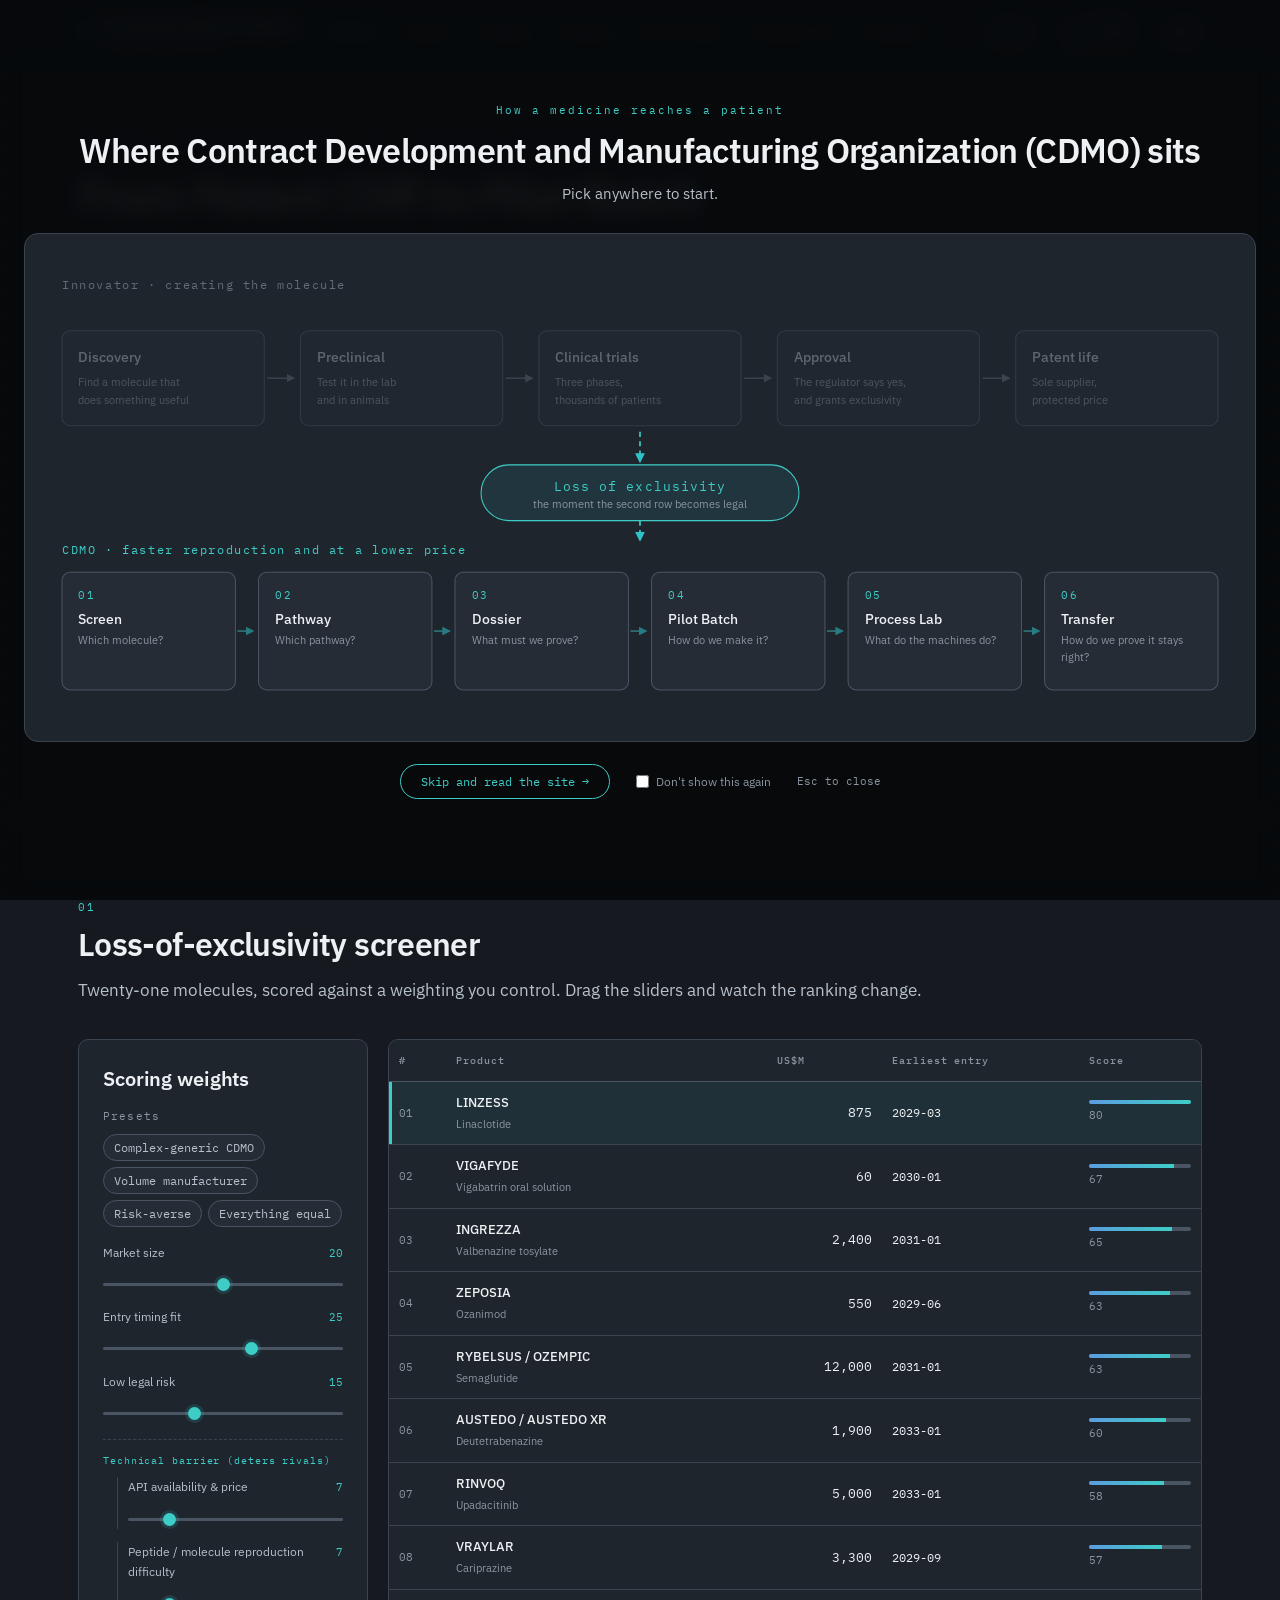
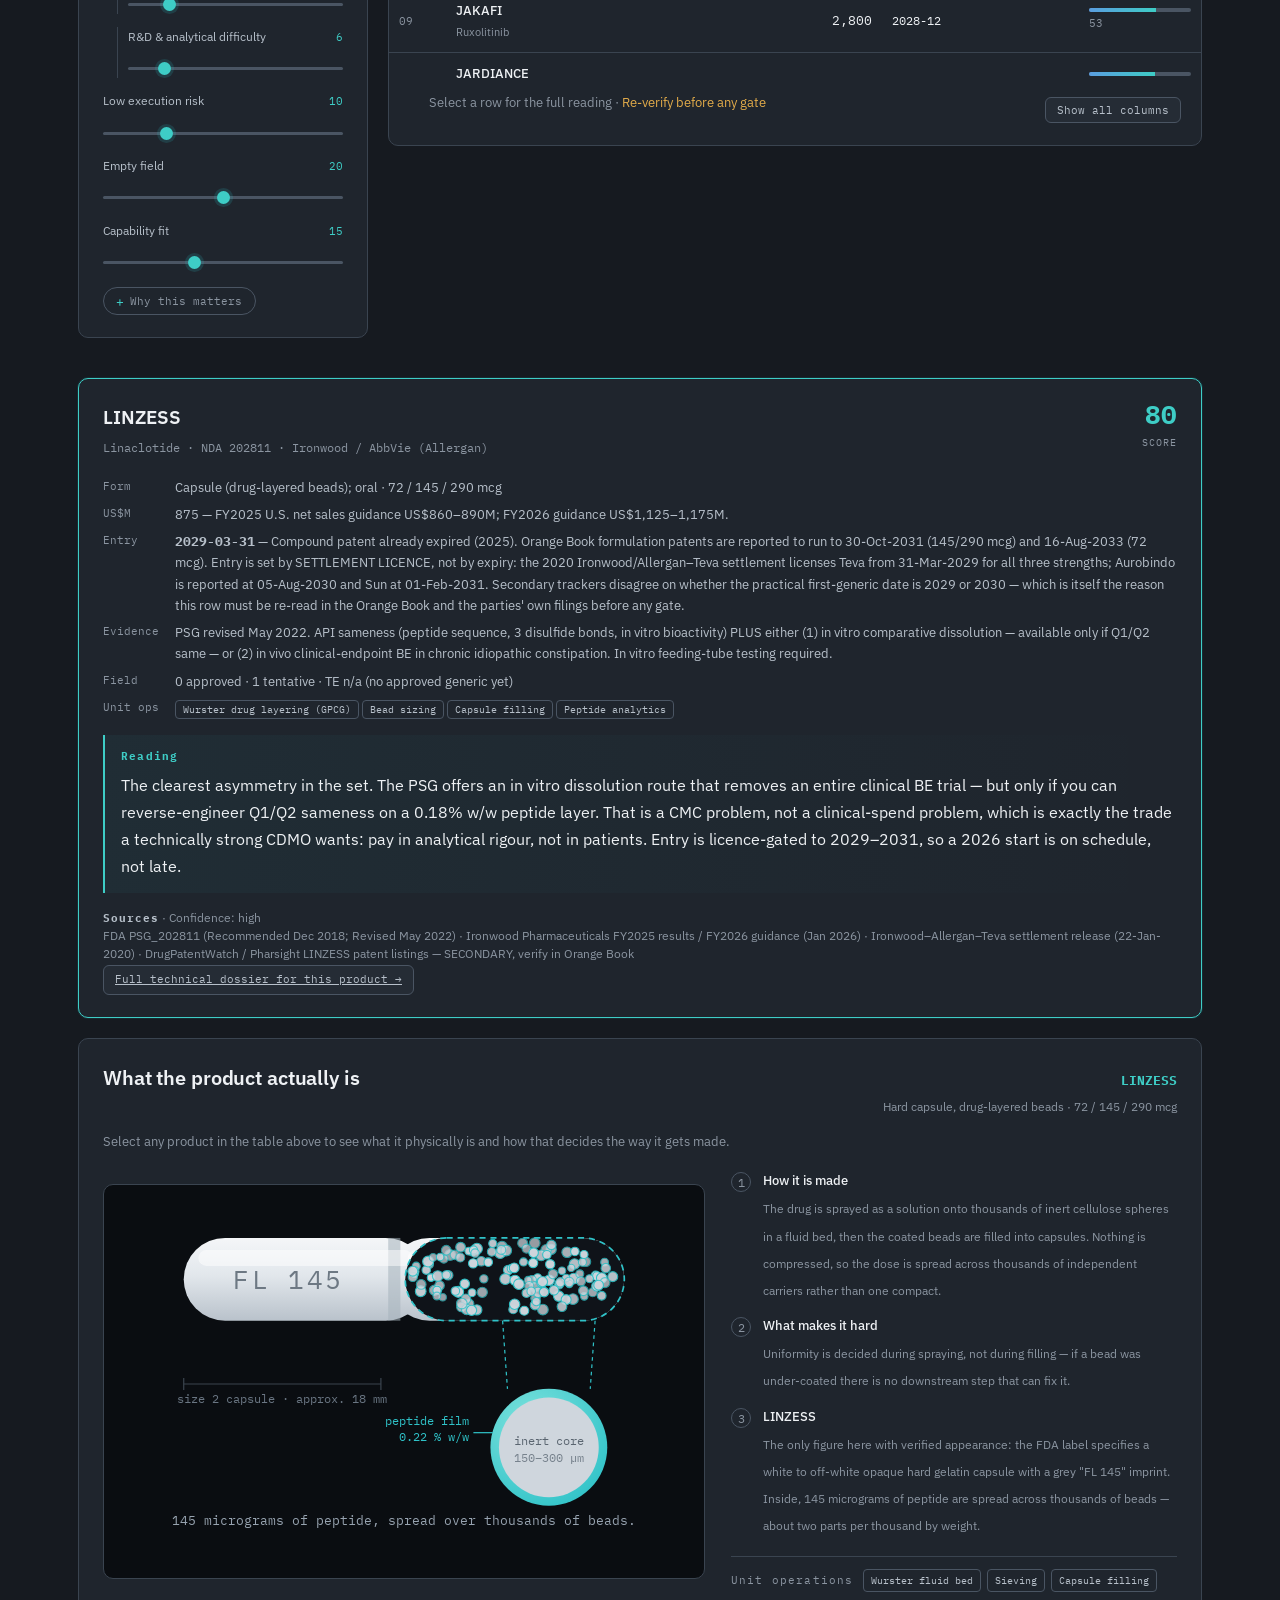
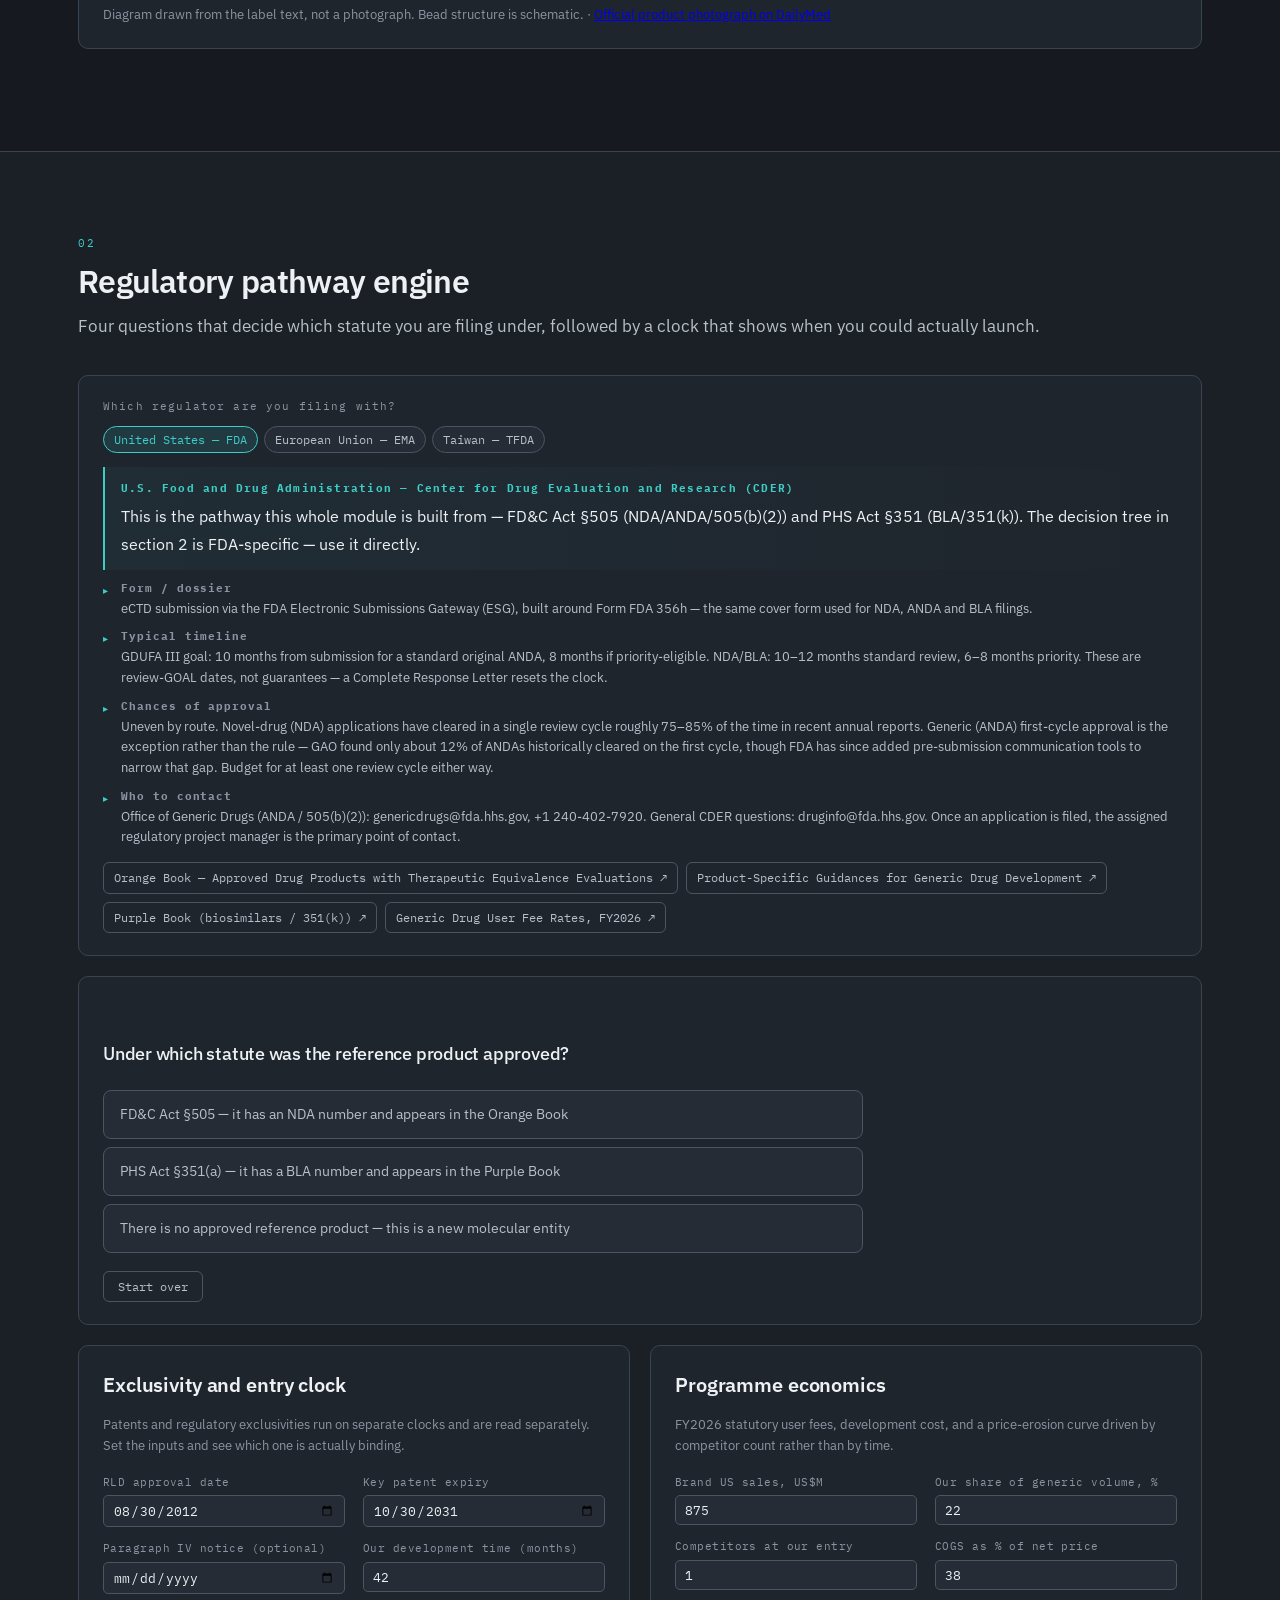
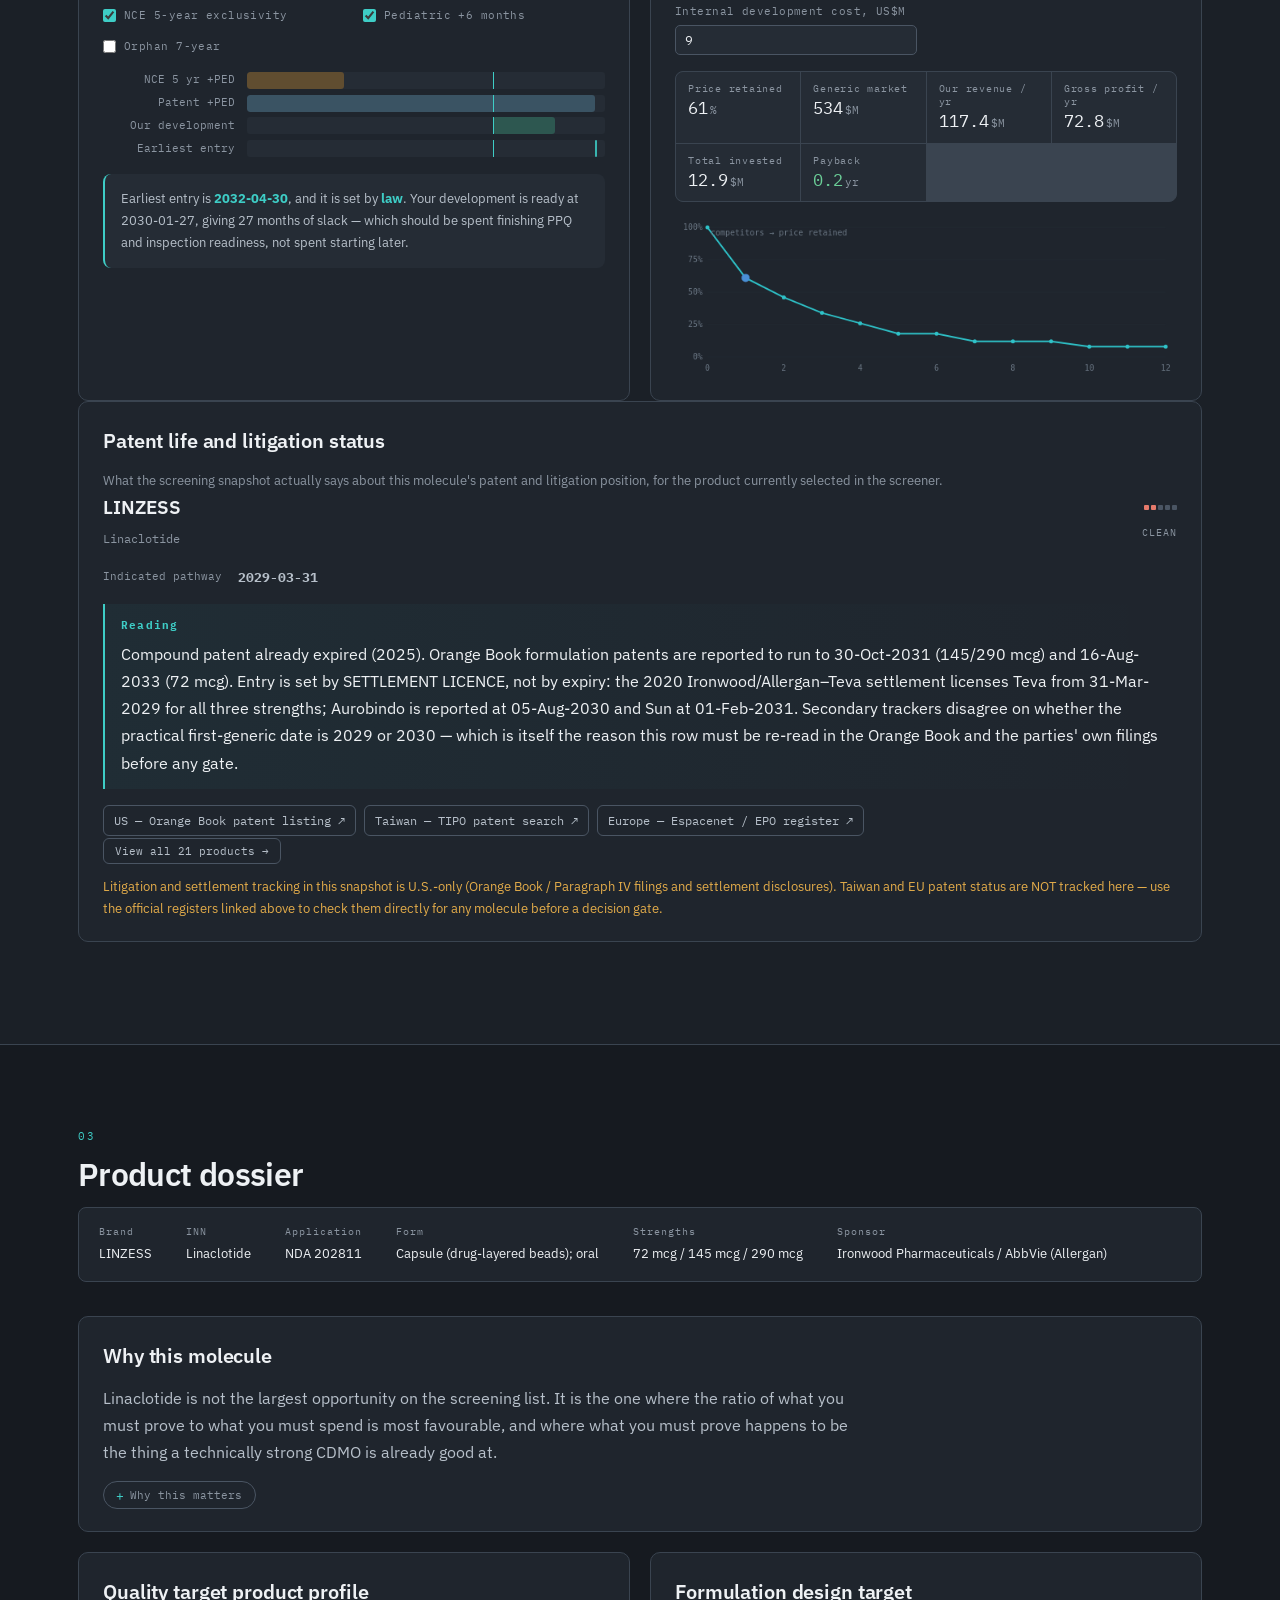
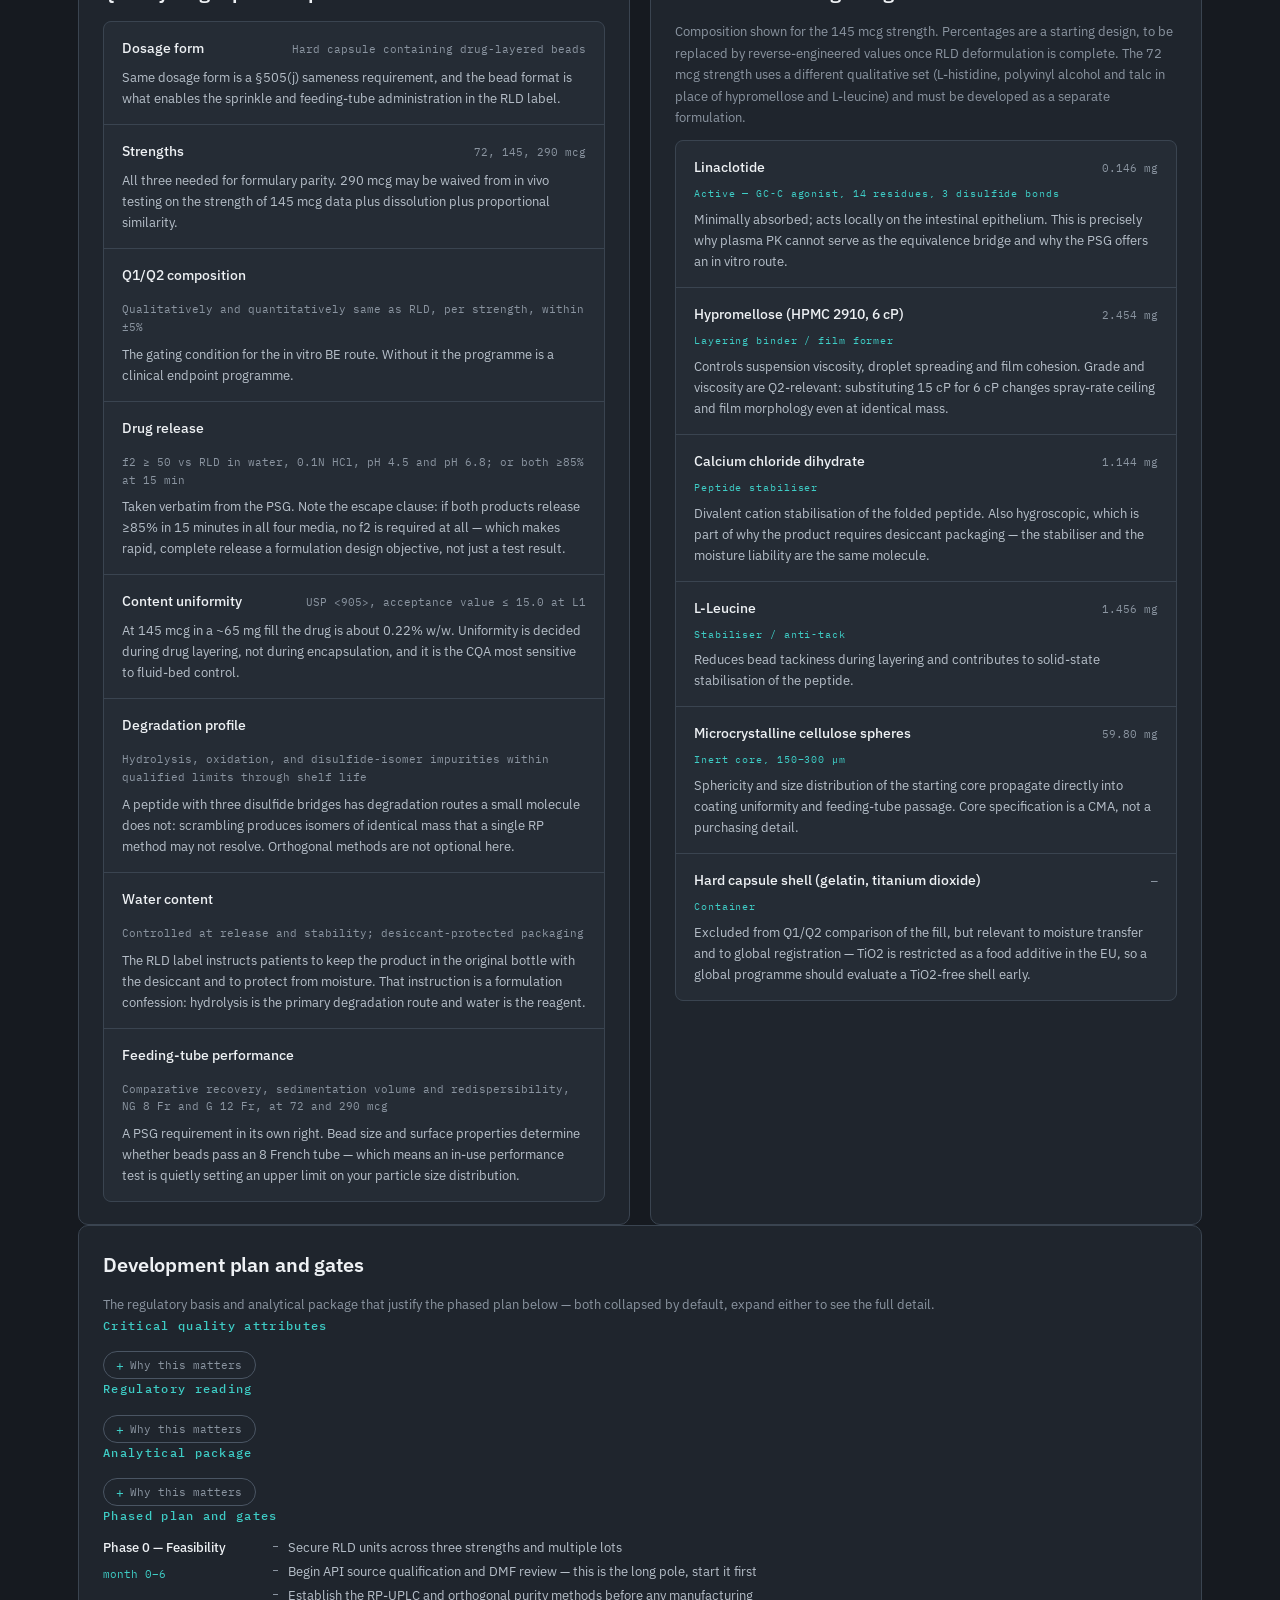
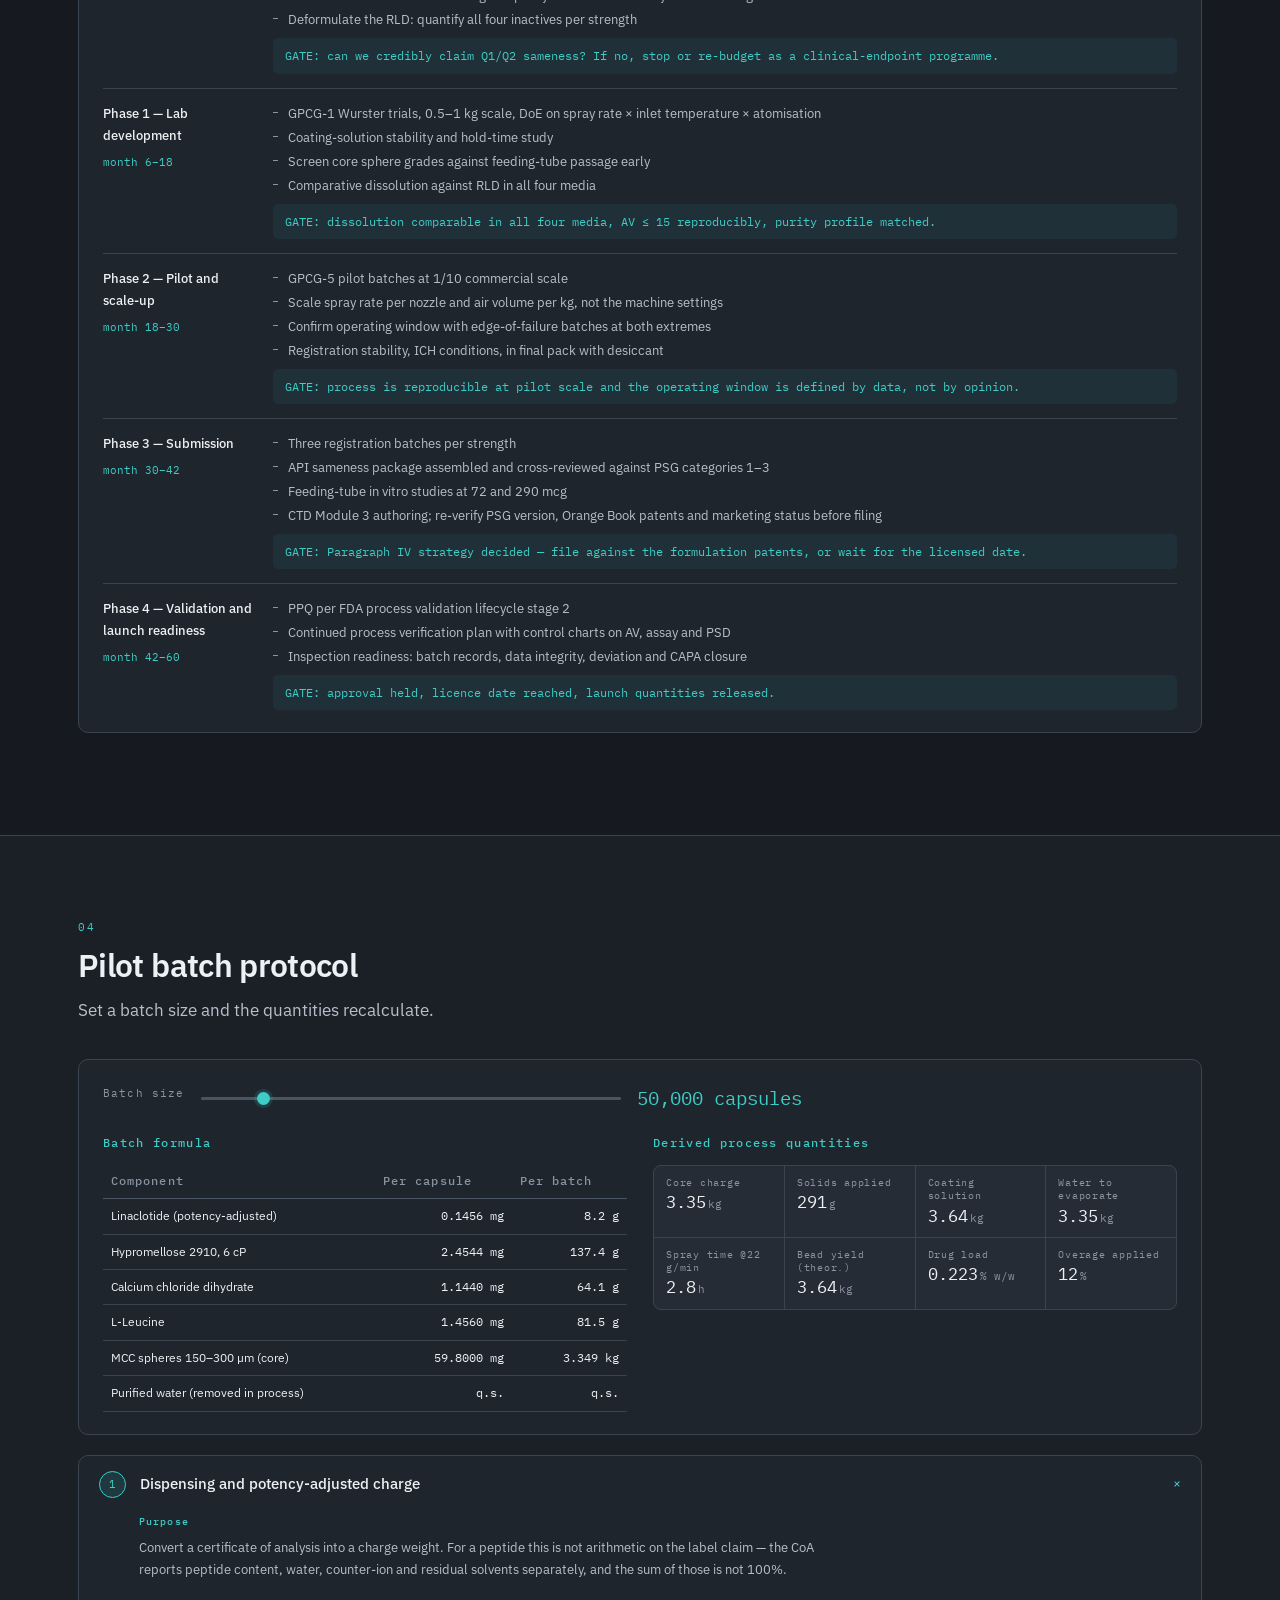
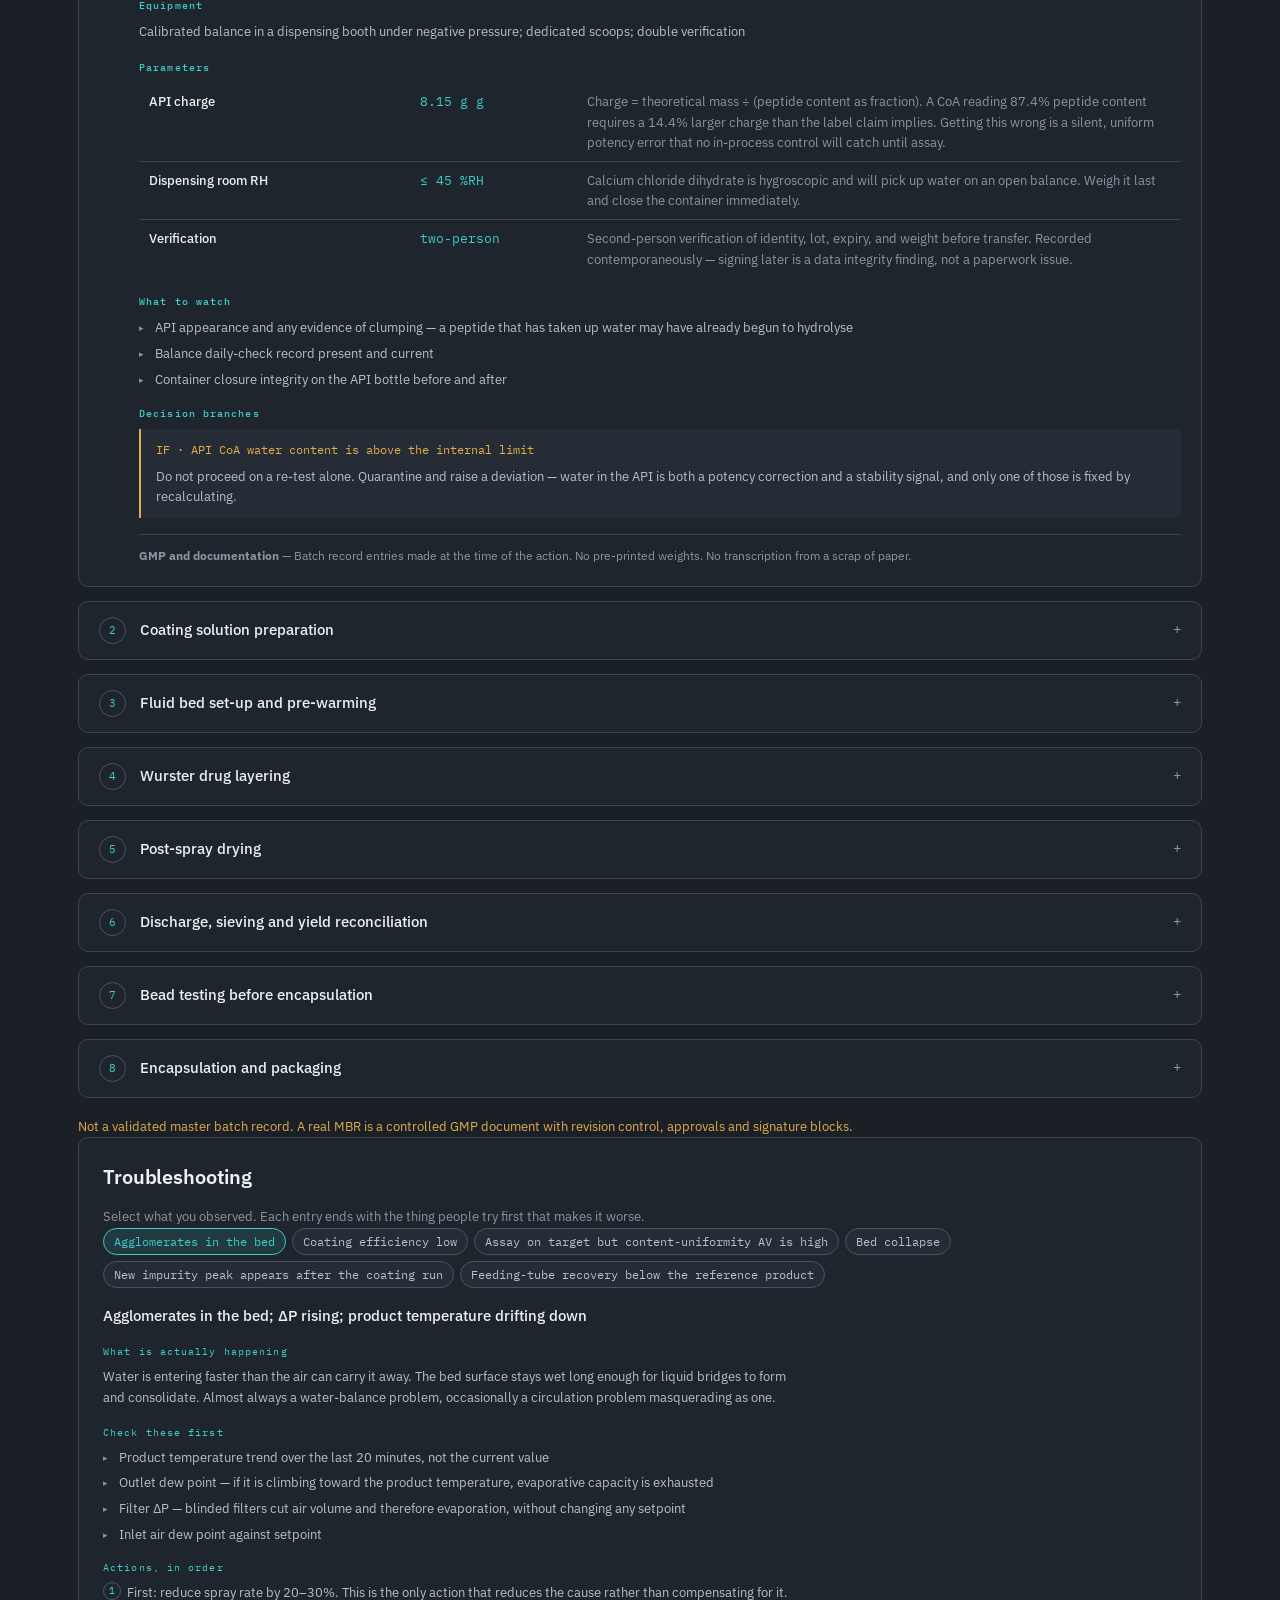
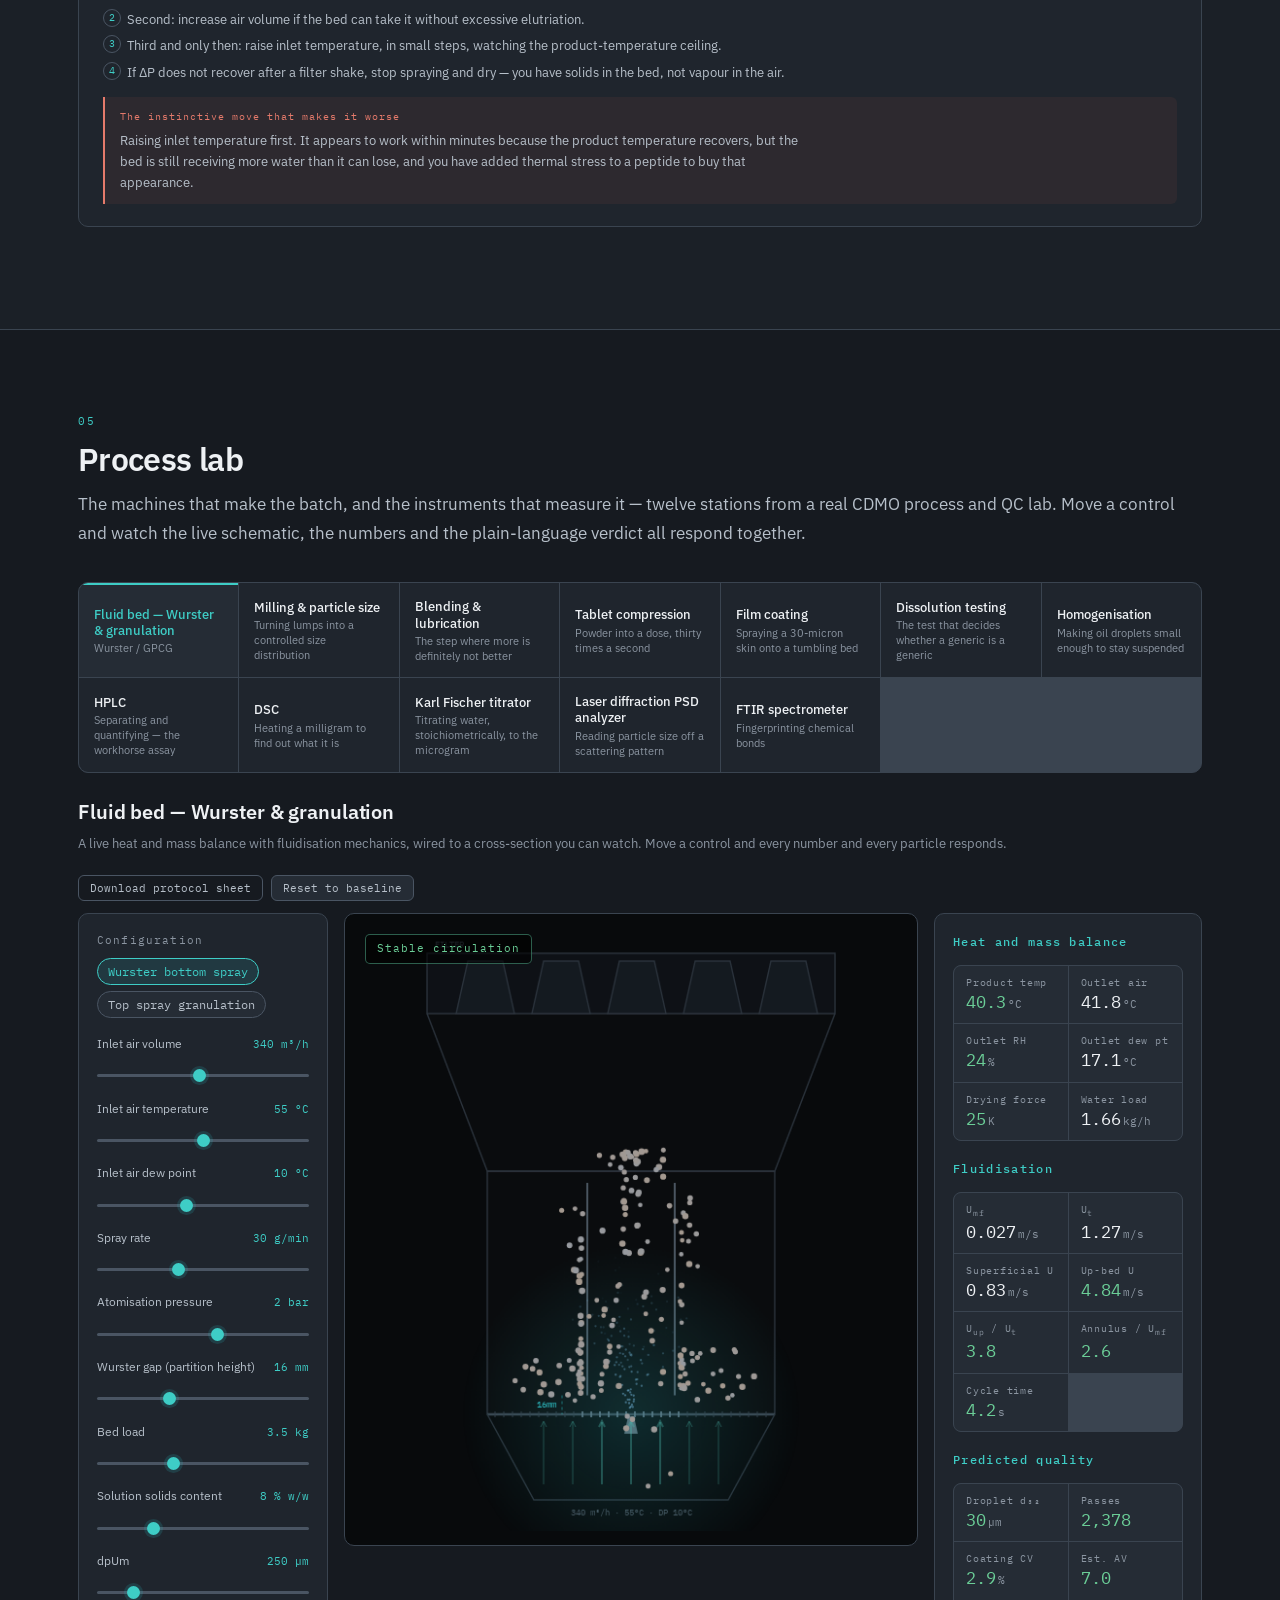
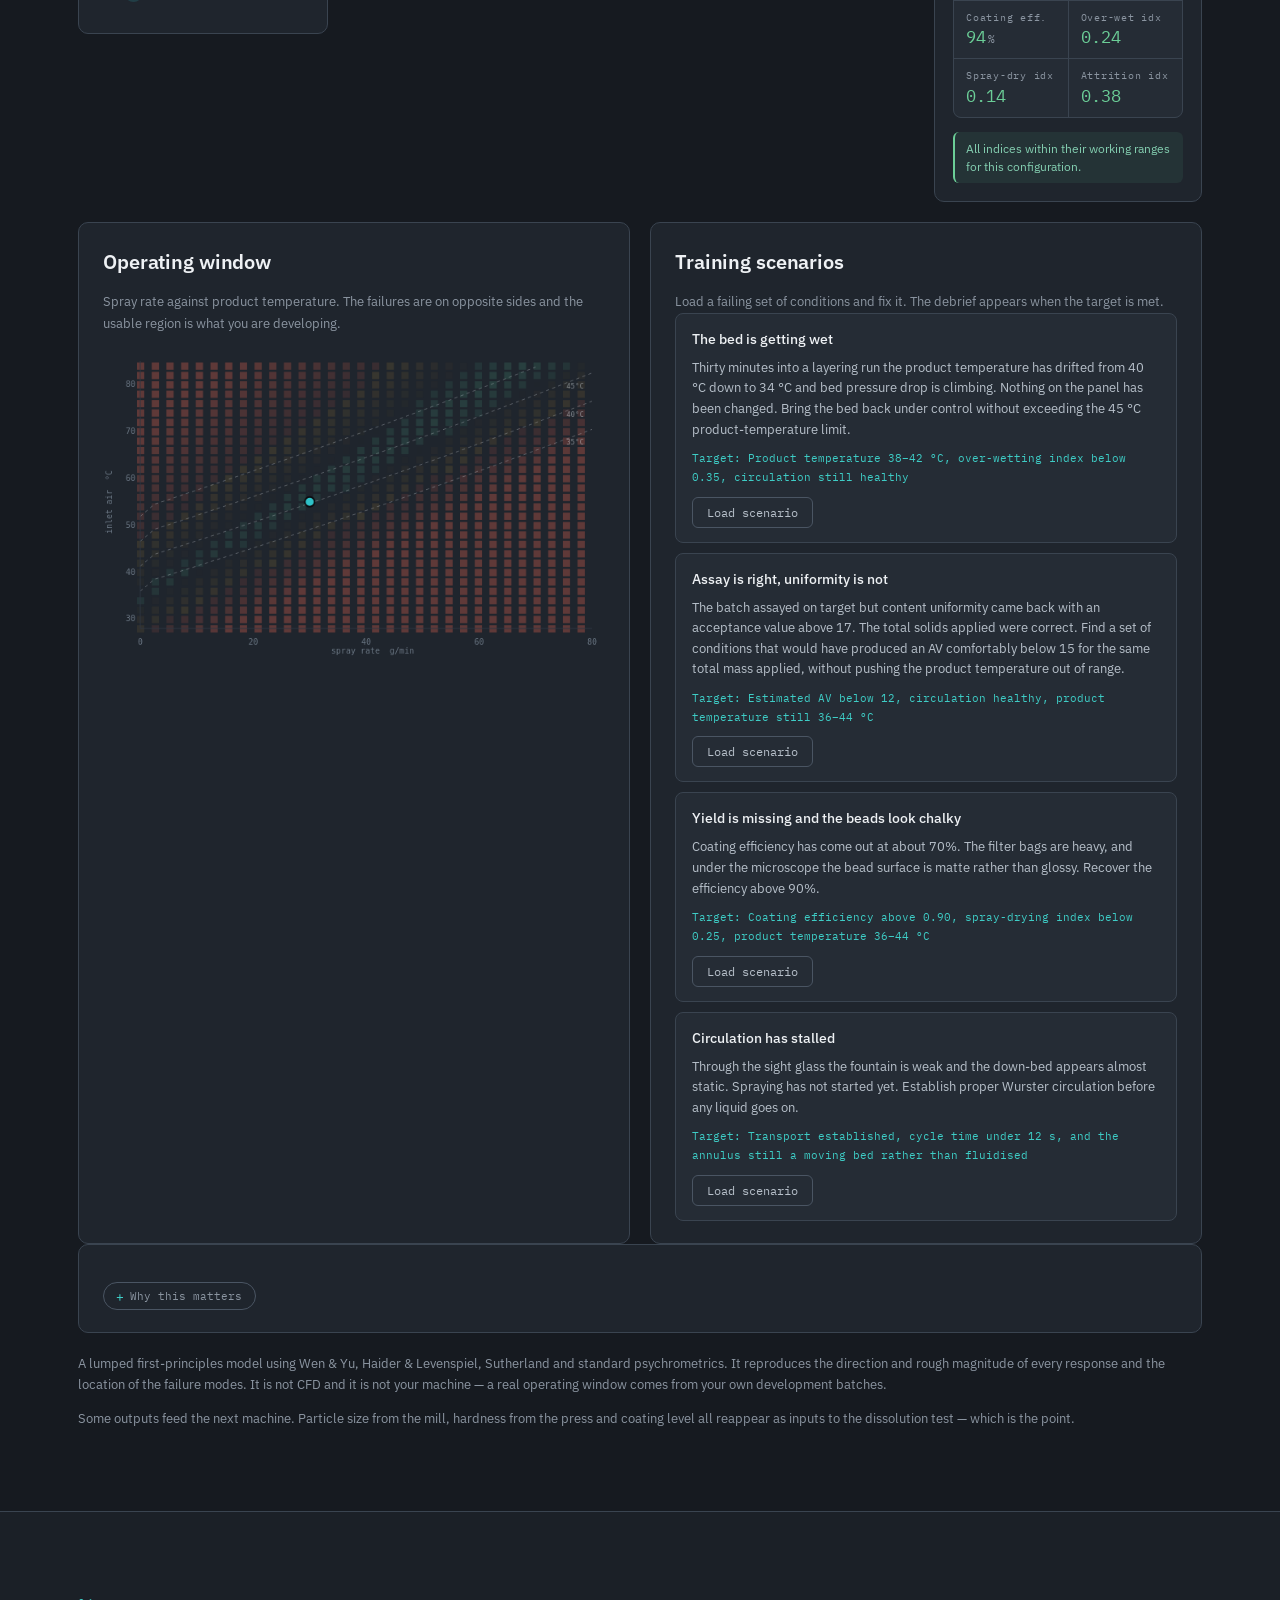
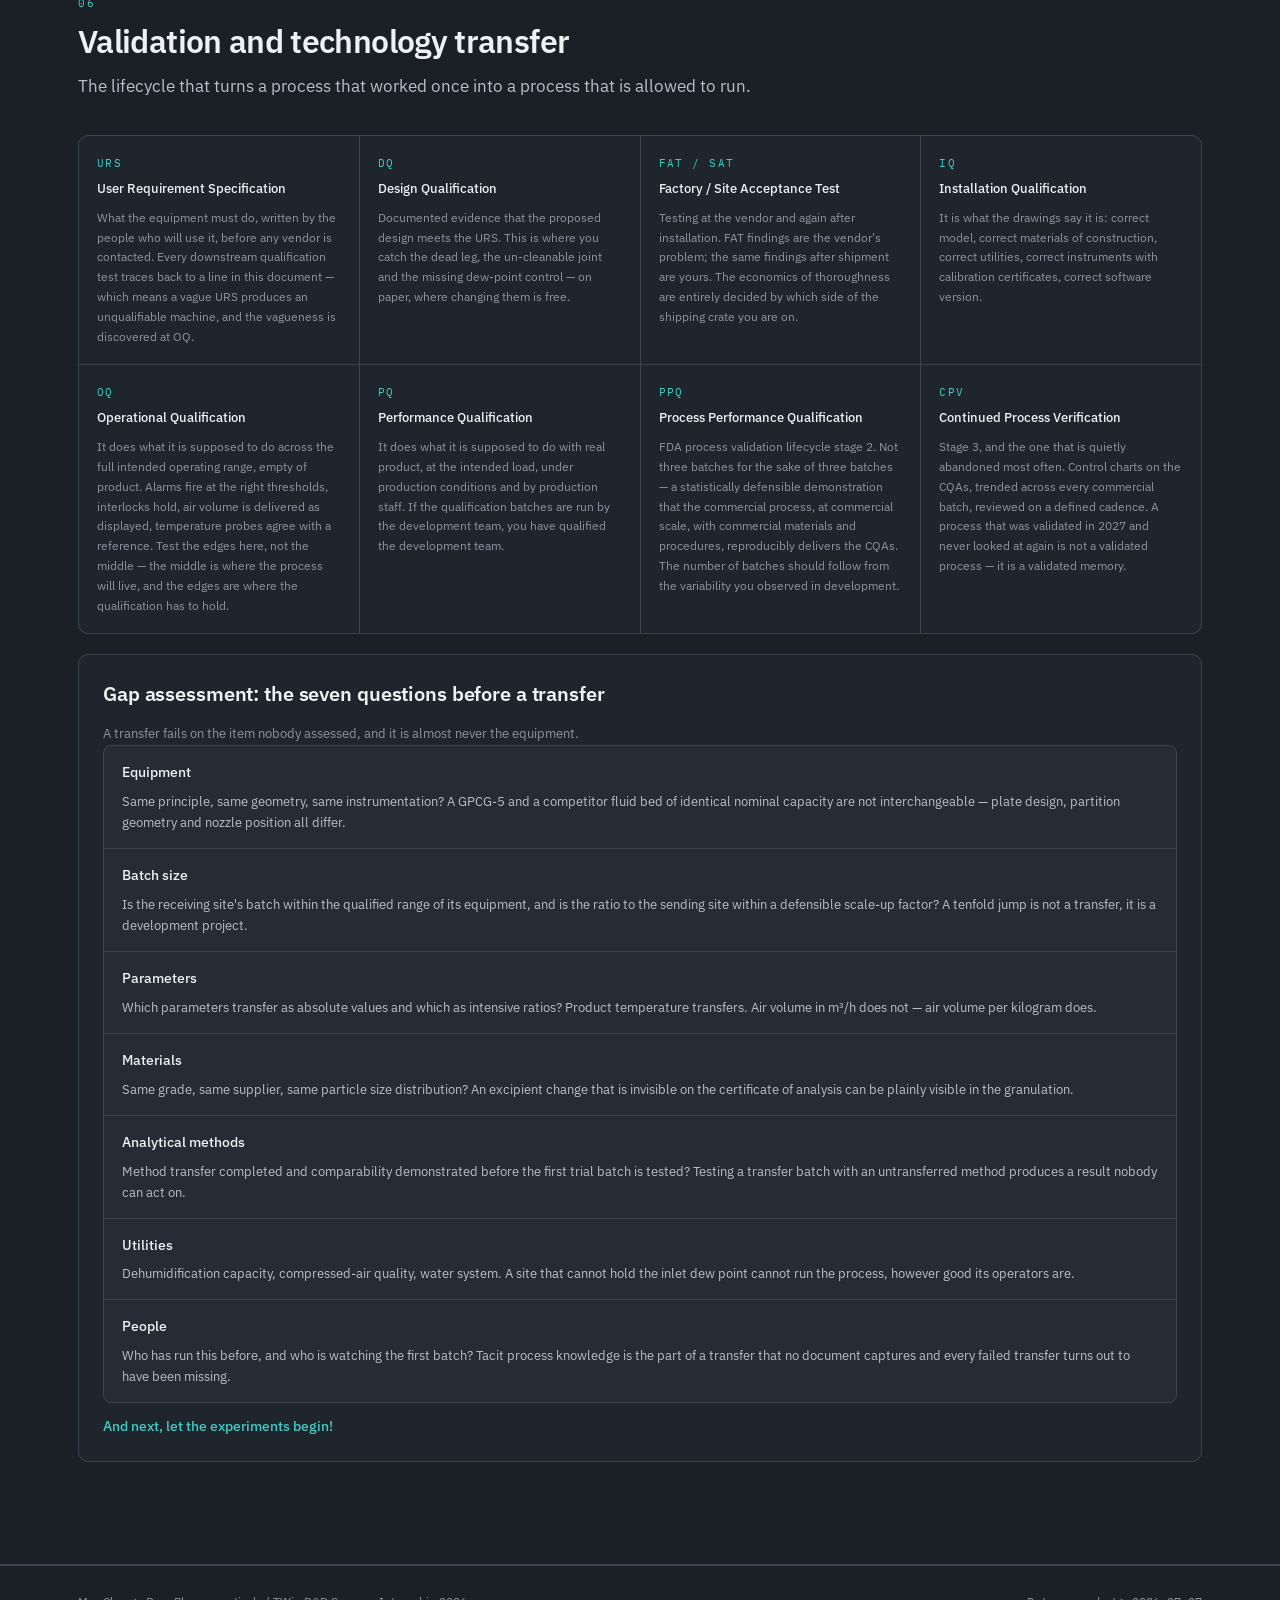
<file: index.html>
<!DOCTYPE html>
<html lang="en">
<head>
<meta charset="utf-8">
<meta name="viewport" content="width=device-width, initial-scale=1">
<title>From Patent Cliff to Pilot Batch — May Chang</title>
<meta name="description" content="A medicine loses its patent; someone else has to make it. Twelve live process-lab simulators, an FDA/EMA/TFDA pathway engine and a full product dossier, following one molecule end to end. Technical Services participant project, Bora Pharmaceuticals / TWi, 2026.">
<link rel="preconnect" href="https://fonts.googleapis.com">
<link rel="preconnect" href="https://fonts.gstatic.com" crossorigin>
<link href="https://fonts.googleapis.com/css2?family=IBM+Plex+Mono:wght@400;500;600&family=IBM+Plex+Sans:wght@300;400;500;600&family=Noto+Sans+TC:wght@300;400;500;700&display=swap" rel="stylesheet">
<link rel="stylesheet" href="assets/styles.css">
</head>
<body>

<div class="grain"></div>

<header id="top">
  <div class="hdr-inner">
    <a class="brand" href="#top">
      <span class="brand-mark"></span>
      <span class="brand-txt">
        <b data-t="siteTitle"></b>
        <i data-t="siteSub"></i>
      </span>
    </a>
    <nav id="nav"></nav>
    <button id="mapBtn" class="lang-btn map-btn" aria-label="Open the map"></button>
    <button id="langBtn" class="lang-btn" aria-label="Switch language">
      <span class="lang-on">EN</span><span class="lang-sep">/</span><span class="lang-off">繁中</span>
    </button>
    <div class="menu-wrap">
      <button id="menuBtn" class="lang-btn menu-btn" aria-label="More pages" aria-haspopup="true" aria-expanded="false">
        <span class="menu-bars"><i></i><i></i><i></i></span>
      </button>
      <div id="menuDropdown" class="menu-dropdown" hidden>
        <button type="button" data-page="methods" data-t="menu.methods"></button>
        <button type="button" data-page="contact" data-t="menu.contact"></button>
        <button type="button" data-page="reflection" data-t="menu.reflection"></button>
      </div>
    </div>
  </div>
  <div class="scrollbar"><div id="scrollProgress"></div></div>
</header>

<main>

<!-- ================= HERO ================= -->
<section id="thesis" class="sec hero">
  <div class="wrap">
    <div class="eyebrow" data-t="byline"></div>
    <h1 data-t="siteTitle"></h1>
    <p class="lead" data-t="heroLead"></p>
    <div id="heroBody" class="prose"></div>
    <div id="howToRead" class="howto"></div>
    <div id="chain" class="chain"></div>
  </div>
</section>

<!-- ================= 1. SCREENER ================= -->
<section id="screener" class="sec">
  <div class="wrap">
    <div class="sec-head">
      <span class="sec-n">01</span>
      <h2 data-t="scr.title"></h2>
      <p class="lead" data-t="scr.lead"></p>
    </div>

    <div class="screener-grid">
      <aside class="panel weights">
        <h3 data-t="scr.weights"></h3>
        <div class="preset-row">
          <span class="mini-label" data-t="scr.preset"></span>
          <div id="presets" class="chips"></div>
        </div>
        <div id="wSliders"></div>
        <div class="disc" data-disc>
          <button class="disc-btn" type="button"></button>
          <div class="disc-body"><p class="fine" data-t="scr.barrierNote"></p></div>
        </div>
      </aside>

      <div class="panel table-panel">
        <div class="tbl-scroll">
          <table id="molTable" class="data-tbl">
            <thead><tr id="molHead"></tr></thead>
            <tbody id="molBody"></tbody>
          </table>
        </div>
        <div class="tbl-foot">
          <span class="fine"><span data-t="scr.clickHint"></span> · <span class="warn-txt" data-t="scr.verify"></span></span>
          <button id="colToggle" class="btn tiny"></button>
        </div>
      </div>
    </div>

    <div id="molDetail" class="panel detail-panel" hidden></div>

    <div class="panel fig-panel">
      <div class="fig-head">
        <h3 data-t="fig.capTitle"></h3>
        <span id="figWho" class="fig-who"></span>
      </div>
      <p class="fine" data-t="fig.pickHint"></p>
      <div class="fig-grid">
        <div id="capsuleFig" class="fig-svg"></div>
        <div id="capsuleParts" class="fig-parts"></div>
      </div>
      <p class="fine"><span id="figNote"></span> · <a id="dmLink" href="#" target="_blank" rel="noopener"></a></p>
    </div>
  </div>
</section>

<!-- ================= 2. PATHWAY ================= -->
<section id="pathway" class="sec alt">
  <div class="wrap">
    <div class="sec-head">
      <span class="sec-n">02</span>
      <h2 data-t="pw.title"></h2>
      <p class="lead" data-t="pw.lead"></p>
    </div>

    <div class="panel jur-panel">
      <label class="mini-label" data-t="pw.jurLabel"></label>
      <div id="jurChips" class="chips"></div>
      <div id="jurNote" class="callout"></div>
      <ul id="jurBullets" class="jur-bullets"></ul>
      <div id="jurLinks" class="link-row"></div>
    </div>

    <div class="panel tree-panel">
      <div id="treeTrail" class="trail"></div>
      <div id="treeBody"></div>
      <button id="treeReset" class="btn ghost" data-t="pw.restart"></button>
    </div>

    <div id="jurFdaOnlyBanner" class="callout templated" hidden></div>

    <div class="two-col">
      <div class="panel">
        <h3 data-t="pw.clockTitle"></h3>
        <p class="fine" data-t="pw.clockLead"></p>
        <div id="clockControls" class="ctrl-grid"></div>
        <div id="clockChart" class="gantt"></div>
        <div id="clockVerdict" class="verdict"></div>
      </div>

      <div class="panel">
        <h3 data-t="pw.costTitle"></h3>
        <p class="fine" data-t="pw.costLead"></p>
        <div id="costControls" class="ctrl-grid"></div>
        <div id="costOut" class="readout-grid"></div>
        <canvas id="erosionCanvas" width="620" height="200"></canvas>
      </div>
    </div>

    <div class="panel">
      <h3 data-t="pw.litTitle"></h3>
      <p class="fine" data-t="pw.litLead"></p>
      <div id="litStatus"></div>
      <div id="litLinks" class="link-row"></div>
      <button id="litAllBtn" class="btn tiny ghost" data-t="pw.litAll"></button>
      <p class="fine warn-txt" data-t="pw.litScope"></p>
    </div>
  </div>
</section>

<!-- ================= 3. DOSSIER ================= -->
<section id="dossier" class="sec">
  <div class="wrap">
    <div class="sec-head">
      <span class="sec-n">03</span>
      <h2 data-t="dd.title"></h2>
      <div id="ddHeader" class="dd-header"></div>
      <div id="ddBadge"></div>
    </div>

    <div class="panel">
      <h3 data-t="dd.why"></h3>
      <div id="ddWhyLead" class="prose"></div>
      <div class="disc" data-disc>
        <button class="disc-btn" type="button"></button>
        <div class="disc-body"><div id="ddWhy" class="prose"></div></div>
      </div>
    </div>

    <div class="two-col">
      <div class="panel">
        <h3 data-t="dd.qtpp"></h3>
        <div id="ddQtpp" class="stack-list"></div>
      </div>
      <div class="panel">
        <h3 data-t="dd.form"></h3>
        <div id="ddForm"></div>
      </div>
    </div>

    <div class="panel">
      <h3 data-t="dd.plan"></h3>
      <p class="fine" data-t="dd.planLead"></p>

      <h4 data-t="dd.cqa"></h4>
      <div class="disc" data-disc>
        <button class="disc-btn" type="button"></button>
        <div class="disc-body"><div id="ddCqa" class="stack-list"></div></div>
      </div>

      <h4 data-t="dd.reg"></h4>
      <div class="disc" data-disc>
        <button class="disc-btn" type="button"></button>
        <div class="disc-body">
          <div id="ddReg" class="qa-list"></div>
        </div>
      </div>

      <h4 data-t="dd.ana"></h4>
      <div class="disc" data-disc>
        <button class="disc-btn" type="button"></button>
        <div class="disc-body">
          <table class="data-tbl compact"><thead><tr>
            <th data-t="dd.anaTest"></th><th data-t="dd.anaMethod"></th><th data-t="dd.anaPurpose"></th>
          </tr></thead><tbody id="ddAna"></tbody></table>
        </div>
      </div>

      <h4 data-t="dd.planSub"></h4>
      <div id="ddPlan" class="plan"></div>
    </div>
  </div>
</section>

<!-- ================= 4. PROTOCOL ================= -->
<section id="protocol" class="sec alt">
  <div class="wrap">
    <div class="sec-head">
      <span class="sec-n">04</span>
      <h2 data-t="pr.title"></h2>
      <p class="lead" data-t="pr.lead"></p>
      <div id="prBadge"></div>
    </div>

    <div id="prOverview"></div>

    <div id="prNumericPanel" class="panel">
      <div class="batch-row">
        <label class="mini-label" data-t="pr.batch"></label>
        <input id="batchSize" type="range" min="10000" max="300000" step="5000" value="50000">
        <output id="batchOut" class="mono"></output>
      </div>
      <div class="two-col tight">
        <div>
          <h4 data-t="pr.formula"></h4>
          <table class="data-tbl compact"><thead><tr>
            <th data-t="pr.component"></th><th data-t="pr.perCap"></th><th data-t="pr.perBatch"></th>
          </tr></thead><tbody id="formulaBody"></tbody></table>
        </div>
        <div>
          <h4 data-t="pr.derived"></h4>
          <div id="derivedOut" class="readout-grid"></div>
        </div>
      </div>
    </div>

    <div id="steps" class="steps"></div>
    <p id="prDisclaimer" class="fine warn-txt" data-t="pr.disclaimer"></p>

    <div id="prTroublePanel" class="panel">
      <h3 data-t="pr.tsTitle"></h3>
      <p class="fine" data-t="pr.tsLead"></p>
      <div id="tsChips" class="chips"></div>
      <div id="tsBody" class="ts-body"></div>
    </div>
  </div>
</section>

<!-- ================= 5. PROCESS LAB ================= -->
<section id="fluidbed" class="sec">
  <div class="wrap">
    <div class="sec-head">
      <span class="sec-n">05</span>
      <h2 data-t="lab.title"></h2>
      <p class="lead" data-t="lab.lead"></p>
    </div>

    <div class="lab-tabs" id="labTabs"></div>

    <div id="opStage" hidden>
      <div class="op-head">
        <div>
          <h3 id="opName"></h3>
          <p id="opTagline" class="op-tag"></p>
        </div>
        <div class="op-head-btns">
          <button id="opDownload" class="btn tiny ghost" data-t="lab.download"></button>
          <button id="opReset" class="btn tiny"></button>
        </div>
      </div>
      <p id="opWhy" class="op-why"></p>
      <div class="op-try"><b data-t="lab.tryThis"></b><span id="opTry"></span></div>

      <div class="op-grid">
        <aside class="panel op-controls">
          <h4 data-t="lab.controls"></h4>
          <div id="opControls"></div>
        </aside>
        <div class="panel op-chart">
          <div class="op-anim-wrap"><canvas id="opAnimCanvas" width="720" height="180"></canvas></div>
          <canvas id="opCanvas" width="720" height="420"></canvas>
        </div>
      </div>

      <div class="panel">
        <h4 data-t="lab.results"></h4>
        <div id="opReadouts" class="readout-grid"></div>
        <div id="opVerdict" class="bench"></div>
        <div id="opFix" hidden></div>
      </div>

      <div class="panel">
        <div class="disc" data-disc>
          <button class="disc-btn" type="button"></button>
          <div class="disc-body"><div id="opDeep" class="prose"></div></div>
        </div>
      </div>
    </div>

    <div id="fbStage">
      <div class="op-head">
        <div>
          <h3 data-t="fb.title"></h3>
          <p class="op-tag" data-t="fb.lead"></p>
        </div>
        <div class="op-head-btns">
          <button id="fbDownload" class="btn tiny ghost" data-t="lab.download"></button>
          <button id="fbReset" class="btn tiny" data-t="fb.reset"></button>
        </div>
      </div>

      <div class="sim-grid">
        <aside class="panel sim-controls">
          <div class="mode-row">
            <span class="mini-label" data-t="fb.mode"></span>
            <div class="chips" id="fbMode"></div>
          </div>
          <div id="fbSliders"></div>
        </aside>

        <div class="panel sim-stage">
          <canvas id="fbCanvas" width="560" height="620"></canvas>
          <div id="fbRegime" class="regime-badge"></div>
        </div>

        <aside class="panel sim-readouts">
          <h4 data-t="fb.thermo"></h4>
          <div id="fbThermo" class="readout-grid"></div>
          <h4 data-t="fb.hydro"></h4>
          <div id="fbHydro" class="readout-grid"></div>
          <h4 data-t="fb.quality"></h4>
          <div id="fbQuality" class="readout-grid"></div>
          <div id="fbAlerts" class="alerts"></div>
        </aside>
      </div>

      <div class="two-col">
        <div class="panel">
          <h3 data-t="fb.window"></h3>
          <p class="fine" data-t="fb.windowLead"></p>
          <canvas id="windowCanvas" width="620" height="380"></canvas>
        </div>
        <div class="panel">
          <h3 data-t="fb.scenarios"></h3>
          <p class="fine" data-t="fb.scenLead"></p>
          <div id="scenList"></div>
        </div>
      </div>

      <div class="panel">
        <div class="disc" data-disc>
          <button class="disc-btn" type="button"></button>
          <div class="disc-body">
            <h4 data-t="fb.knobs"></h4>
            <div id="knobList" class="stack-list"></div>
            <h4 class="spaced" data-t="fb.principles"></h4>
            <div id="principleList" class="prin-list"></div>
          </div>
        </div>
      </div>

      <p class="fine" data-t="fb.modelNote"></p>
    </div>

    <p class="fine" data-t="lab.chainNote"></p>
  </div>
</section>

<!-- ================= 6. VALIDATION ================= -->
<section id="validation" class="sec alt">
  <div class="wrap">
    <div class="sec-head">
      <span class="sec-n">06</span>
      <h2 data-t="vl.title"></h2>
      <p class="lead" data-t="vl.lead"></p>
    </div>
    <div id="vlChain" class="vchain"></div>
    <div class="panel">
      <h3 data-t="vl.gaps"></h3>
      <p class="fine" data-t="vl.gapsLead"></p>
      <div id="gapList" class="stack-list"></div>
      <p class="fine exclaim" data-t="vl.nextLine"></p>
    </div>
  </div>
</section>

</main>

<footer>
  <div class="wrap">
    <span data-t="byline"></span>
    <span class="mono" id="footSnapshot"></span>
  </div>
</footer>

<script src="data/i18n.js"></script>
<script src="data/dosageforms.js"></script>
<script src="assets/forms.js"></script>
<script src="data/molecules.js"></script>
<script src="data/jurisdictions.js"></script>
<script src="data/pathway.js"></script>
<script src="data/deepdive.js"></script>
<script src="data/dossierTemplates.js"></script>
<script src="data/protocol.js"></script>
<script src="data/protocolTemplates.js"></script>
<script src="data/fluidbed.js"></script>
<script src="data/unitops.js"></script>
<script src="data/instruments.js"></script>
<script src="data/labTroubleshoot.js"></script>
<script src="assets/app.js"></script>

<script>
  // Only count real visits on the published GitHub Pages site — not local
  // file:// previews or a dev server, so editing/testing this project
  // doesn't pollute the analytics. To also exclude a specific browser on
  // the live site (e.g. your own regular browsing), visit the site with
  // #toggle-goatcounter appended to the URL once — GoatCounter remembers
  // that per-browser after that. IPs can additionally be excluded from
  // Settings -> Tracking -> Ignore IPs in the GoatCounter dashboard.
  if (window.location.protocol === 'file:' || window.location.hostname === 'localhost')
    window.goatcounter = { no_onload: true };
</script>
<script data-goatcounter="https://pharmasim.goatcounter.com/count"
        async src="https://gc.zgo.at/count.js"></script>
</body>
</html>
</file>
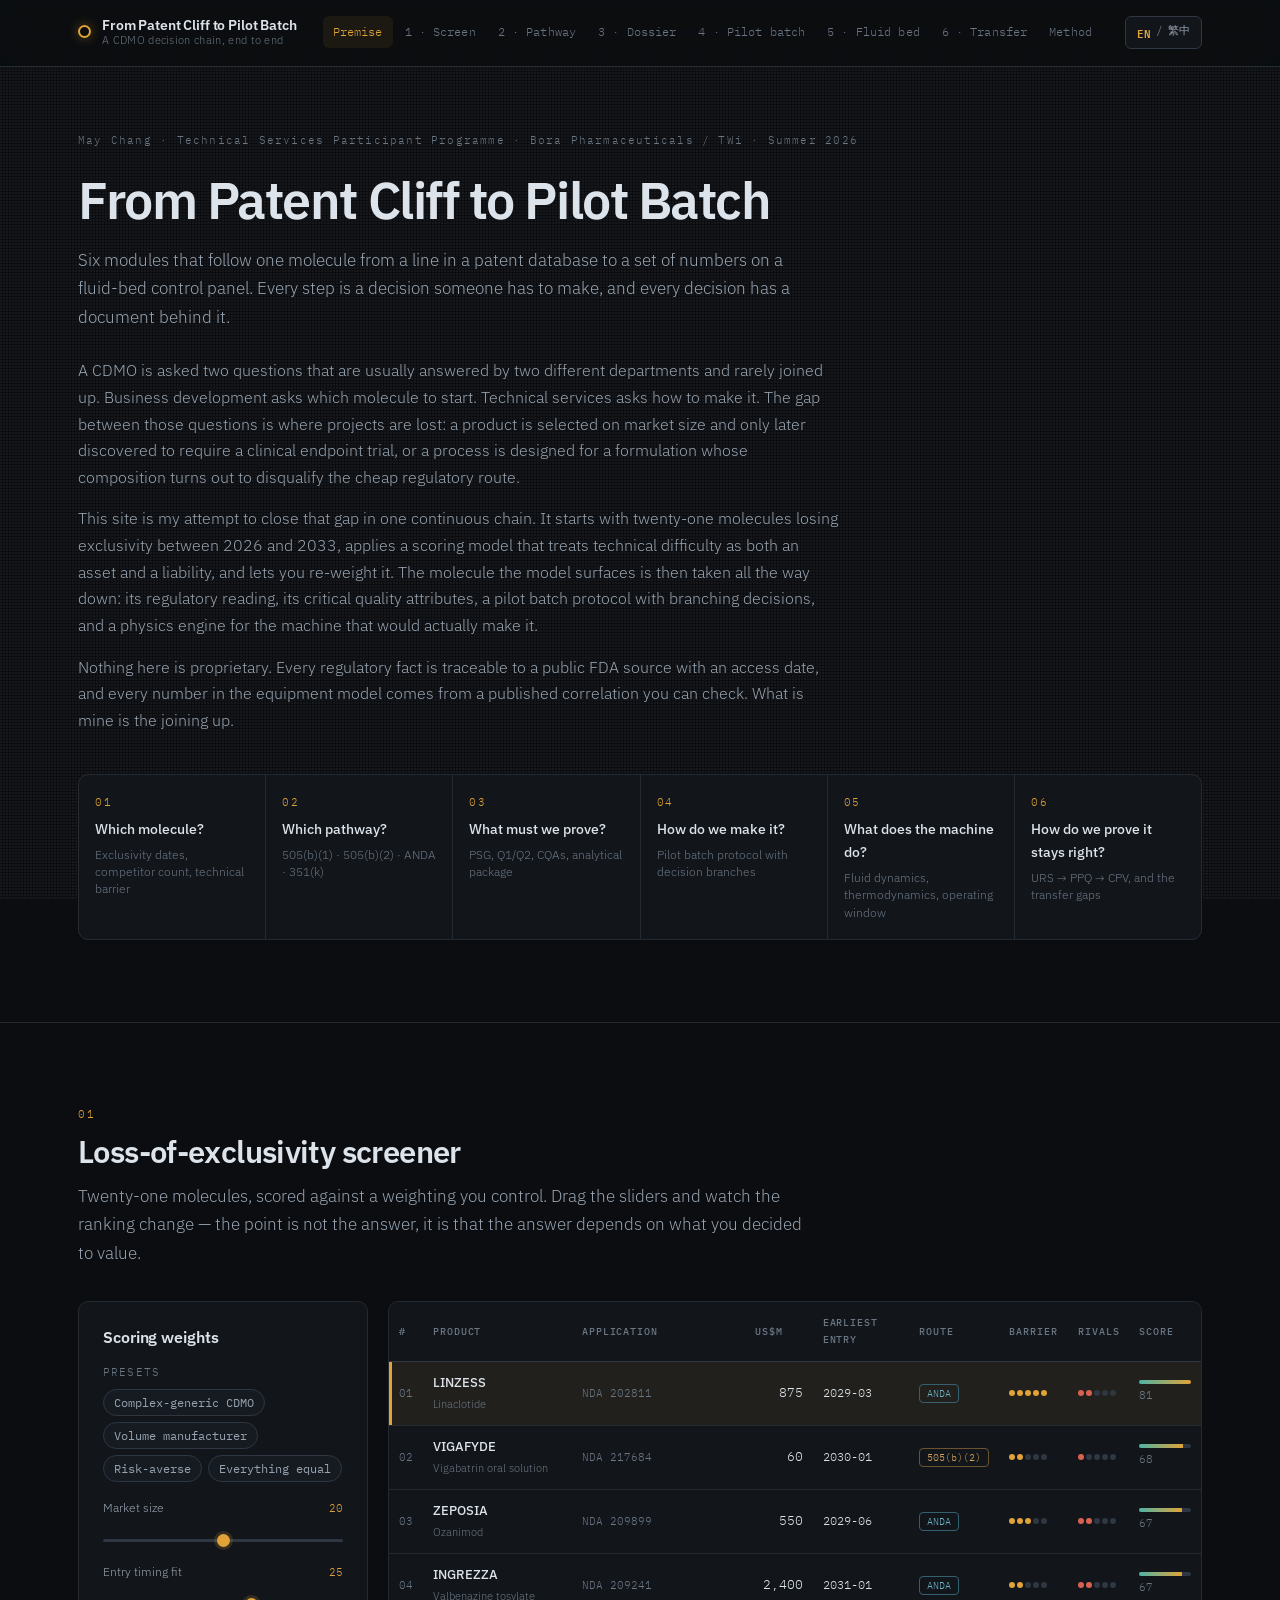
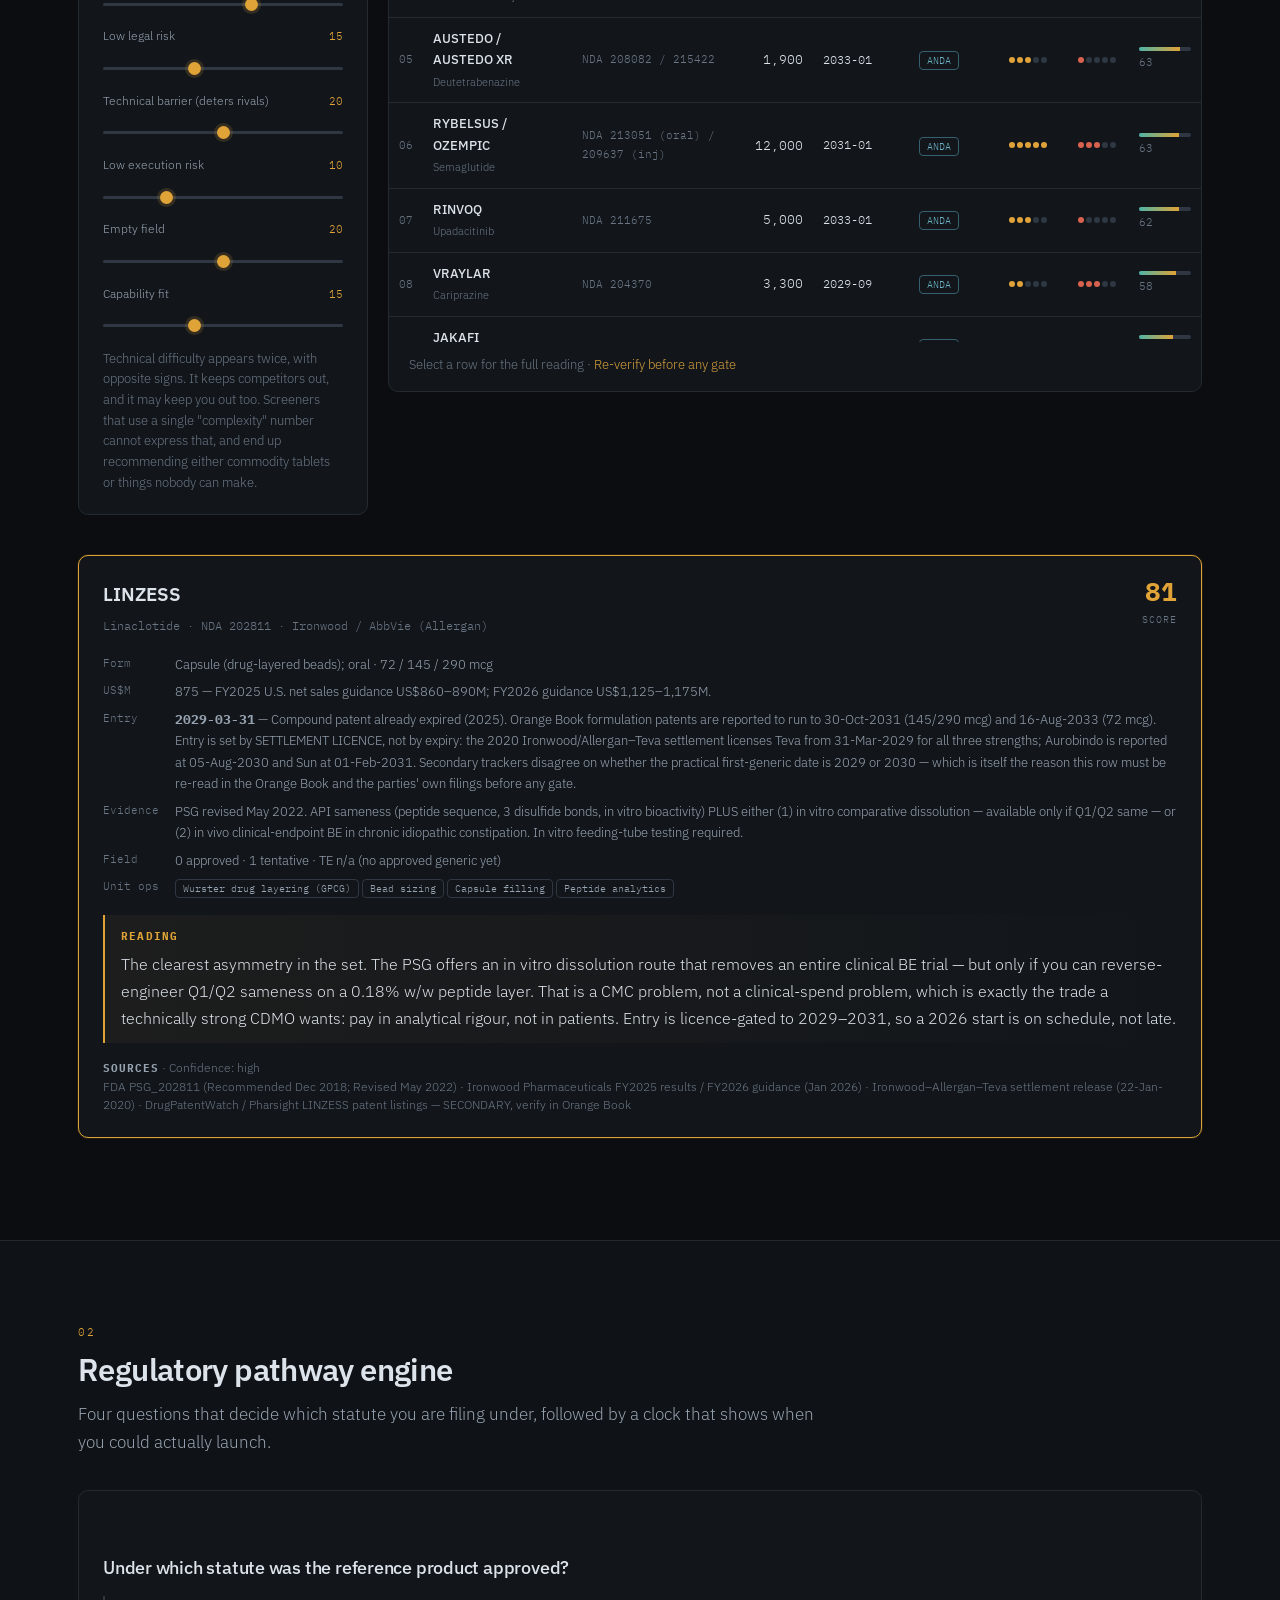
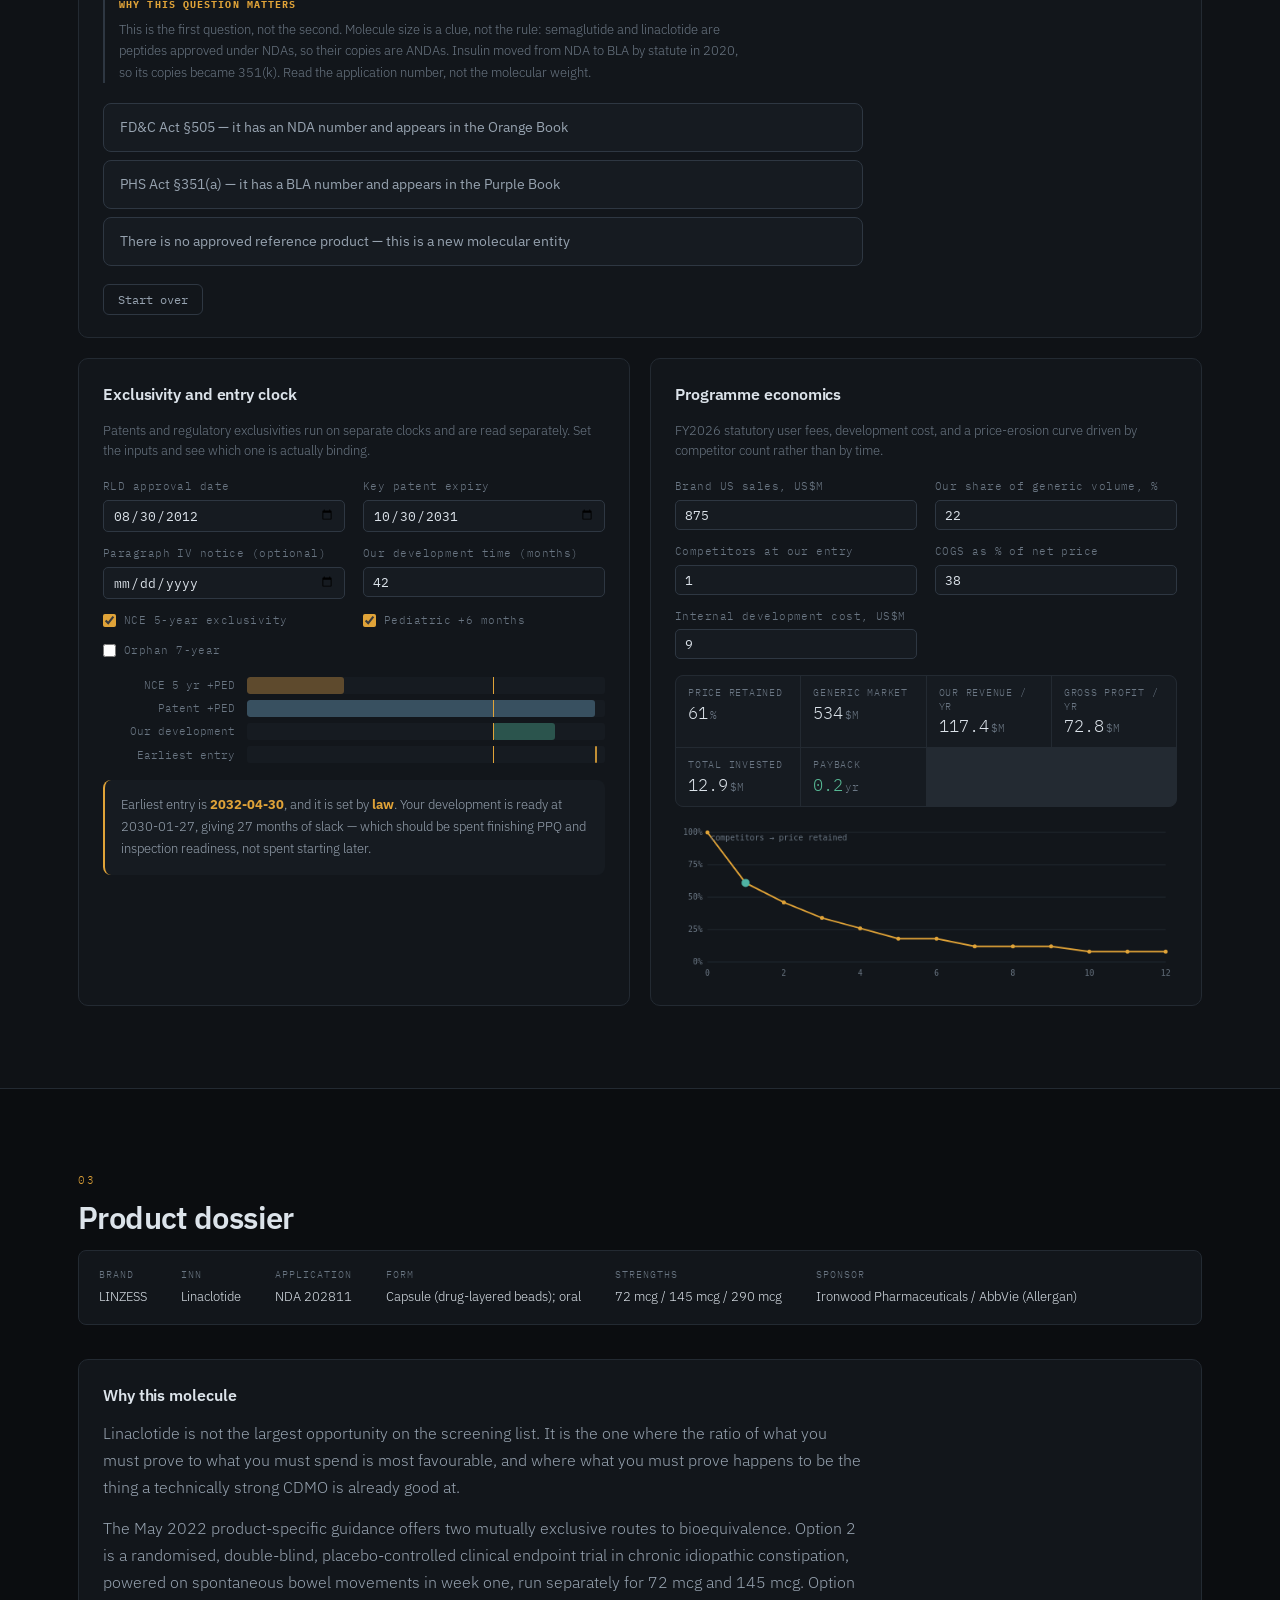
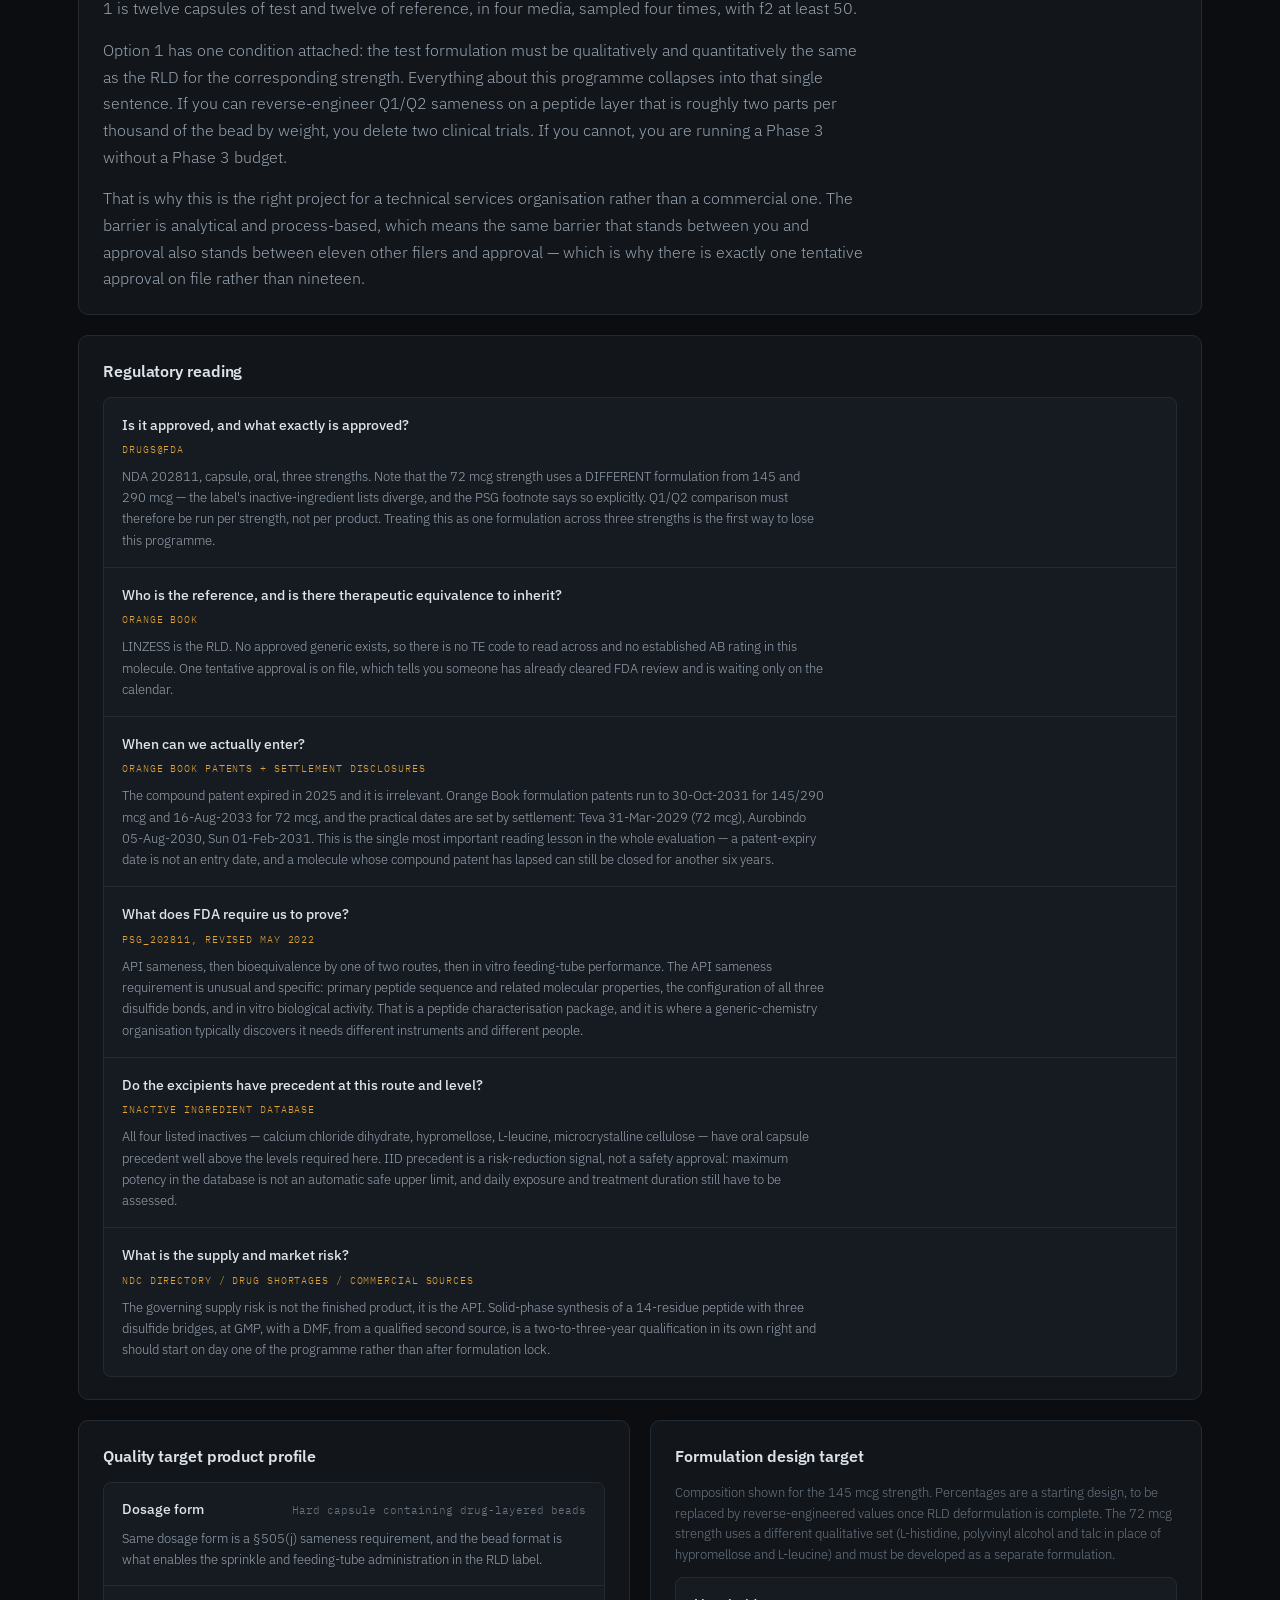
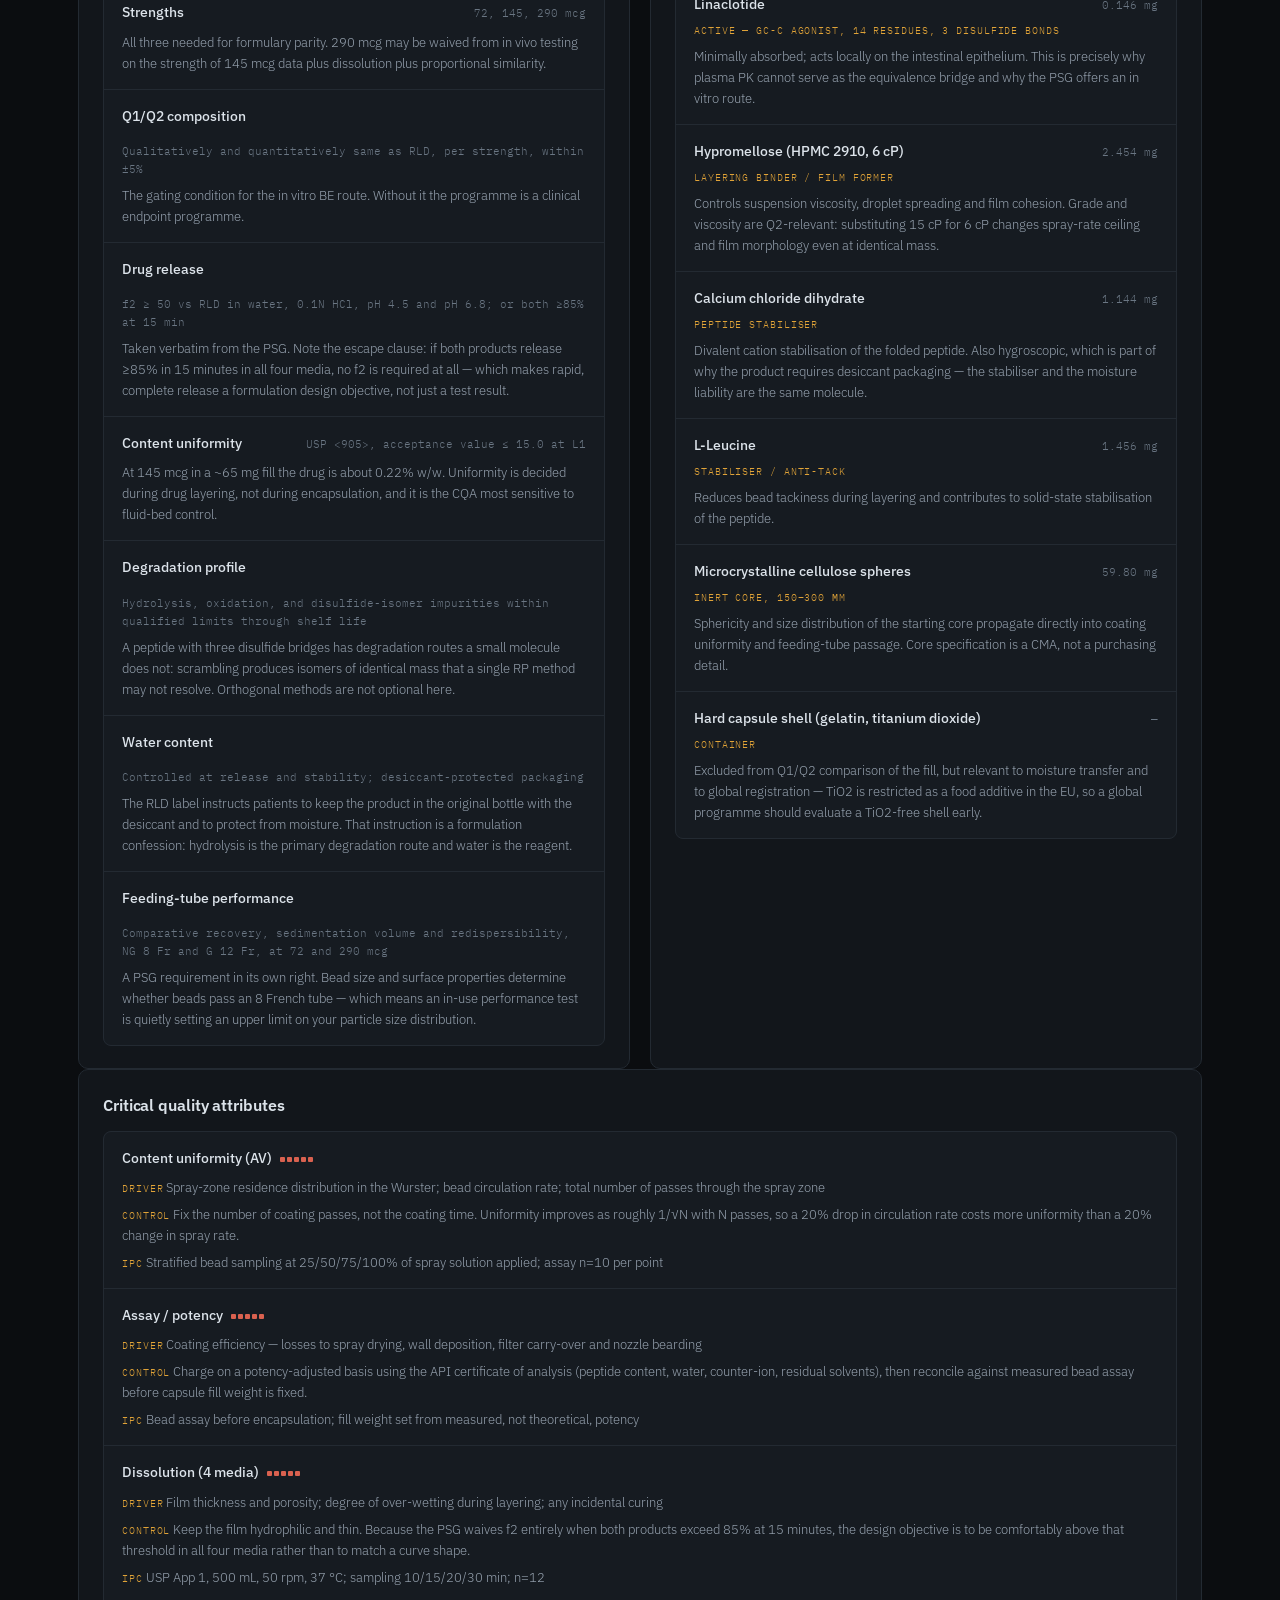
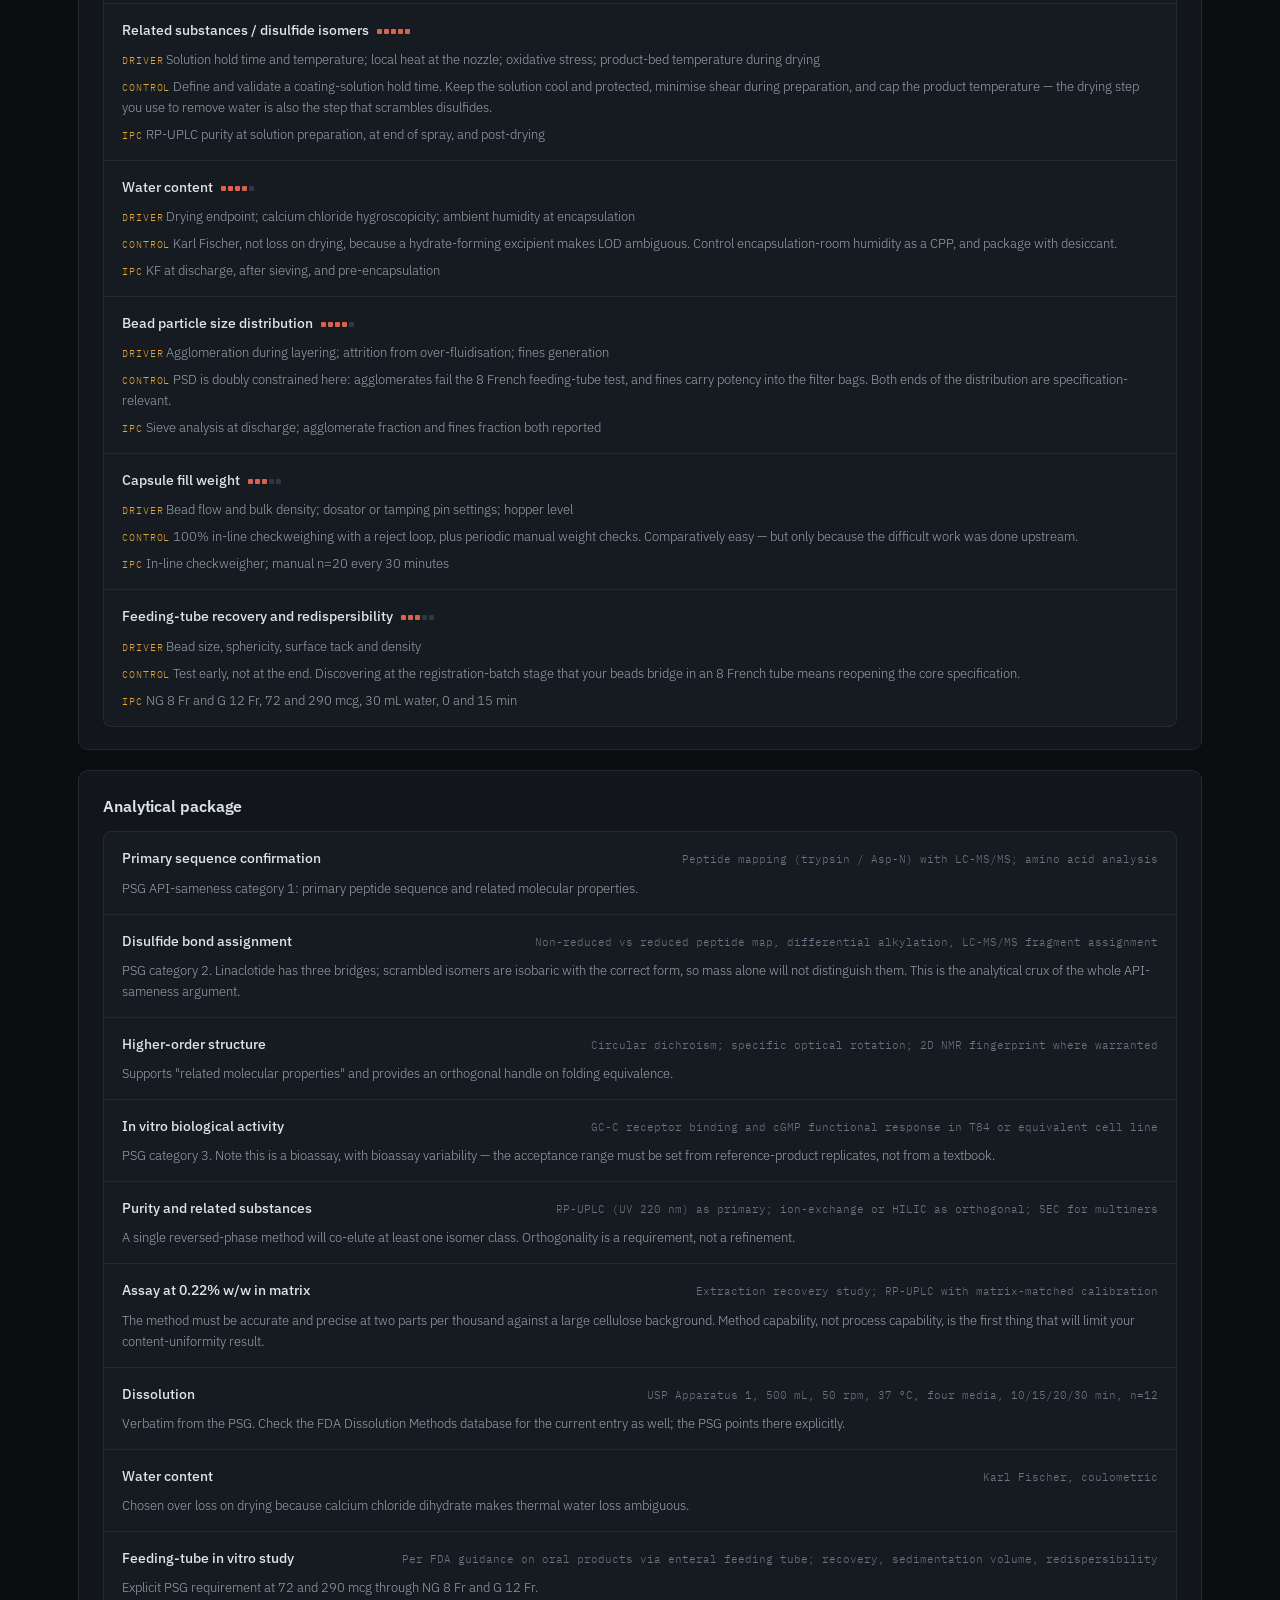
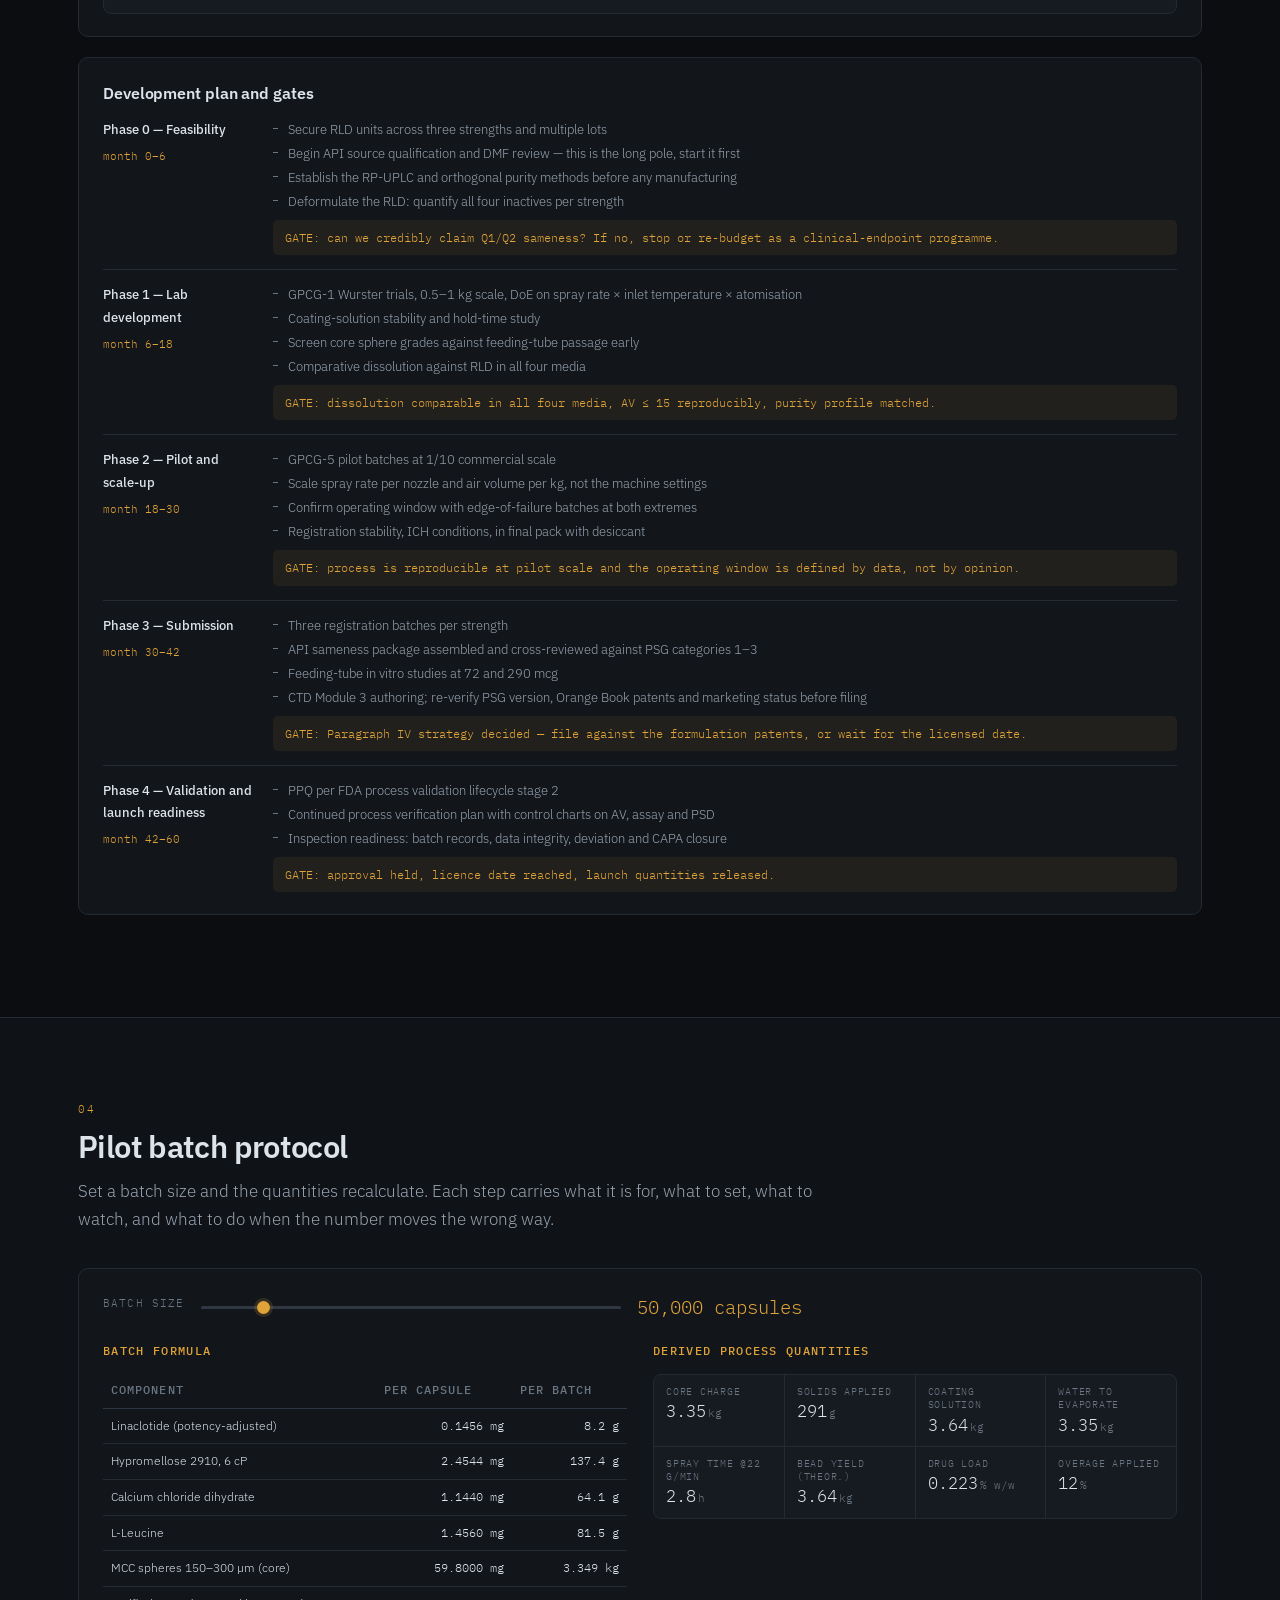
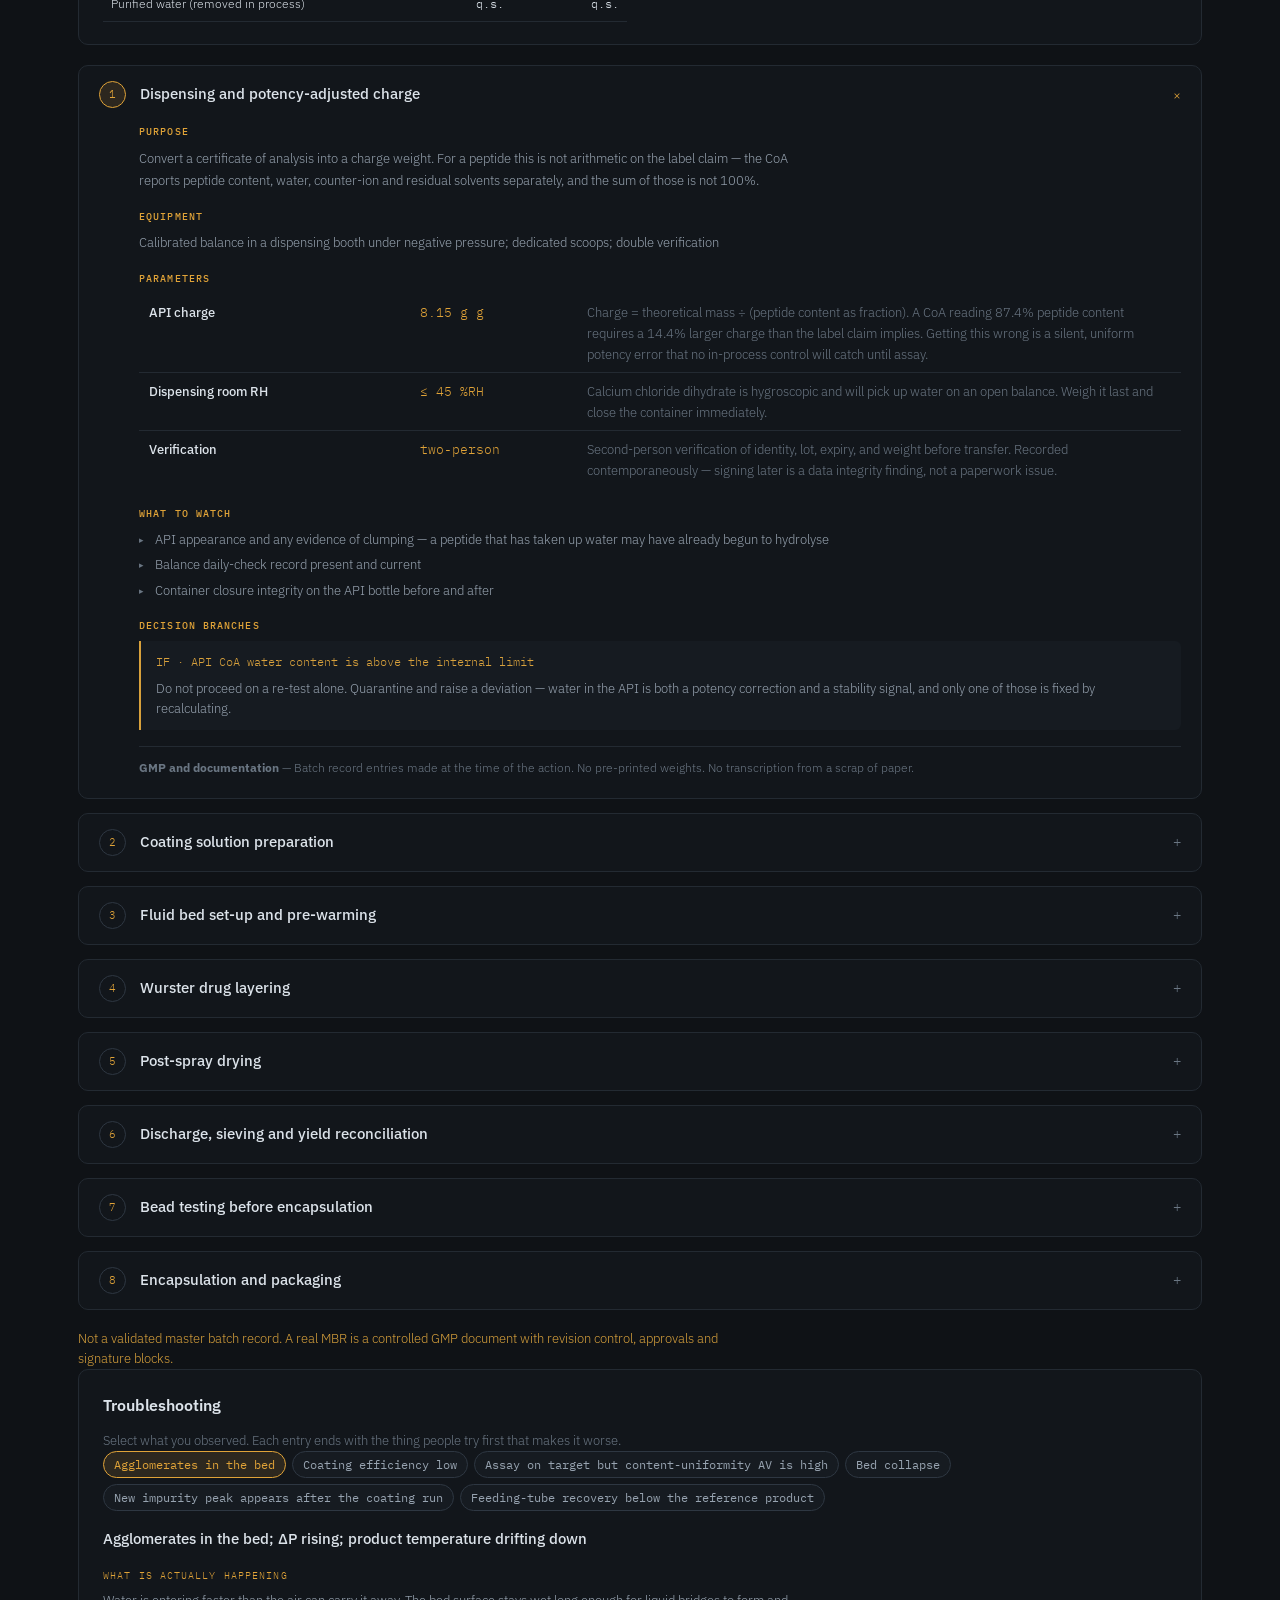
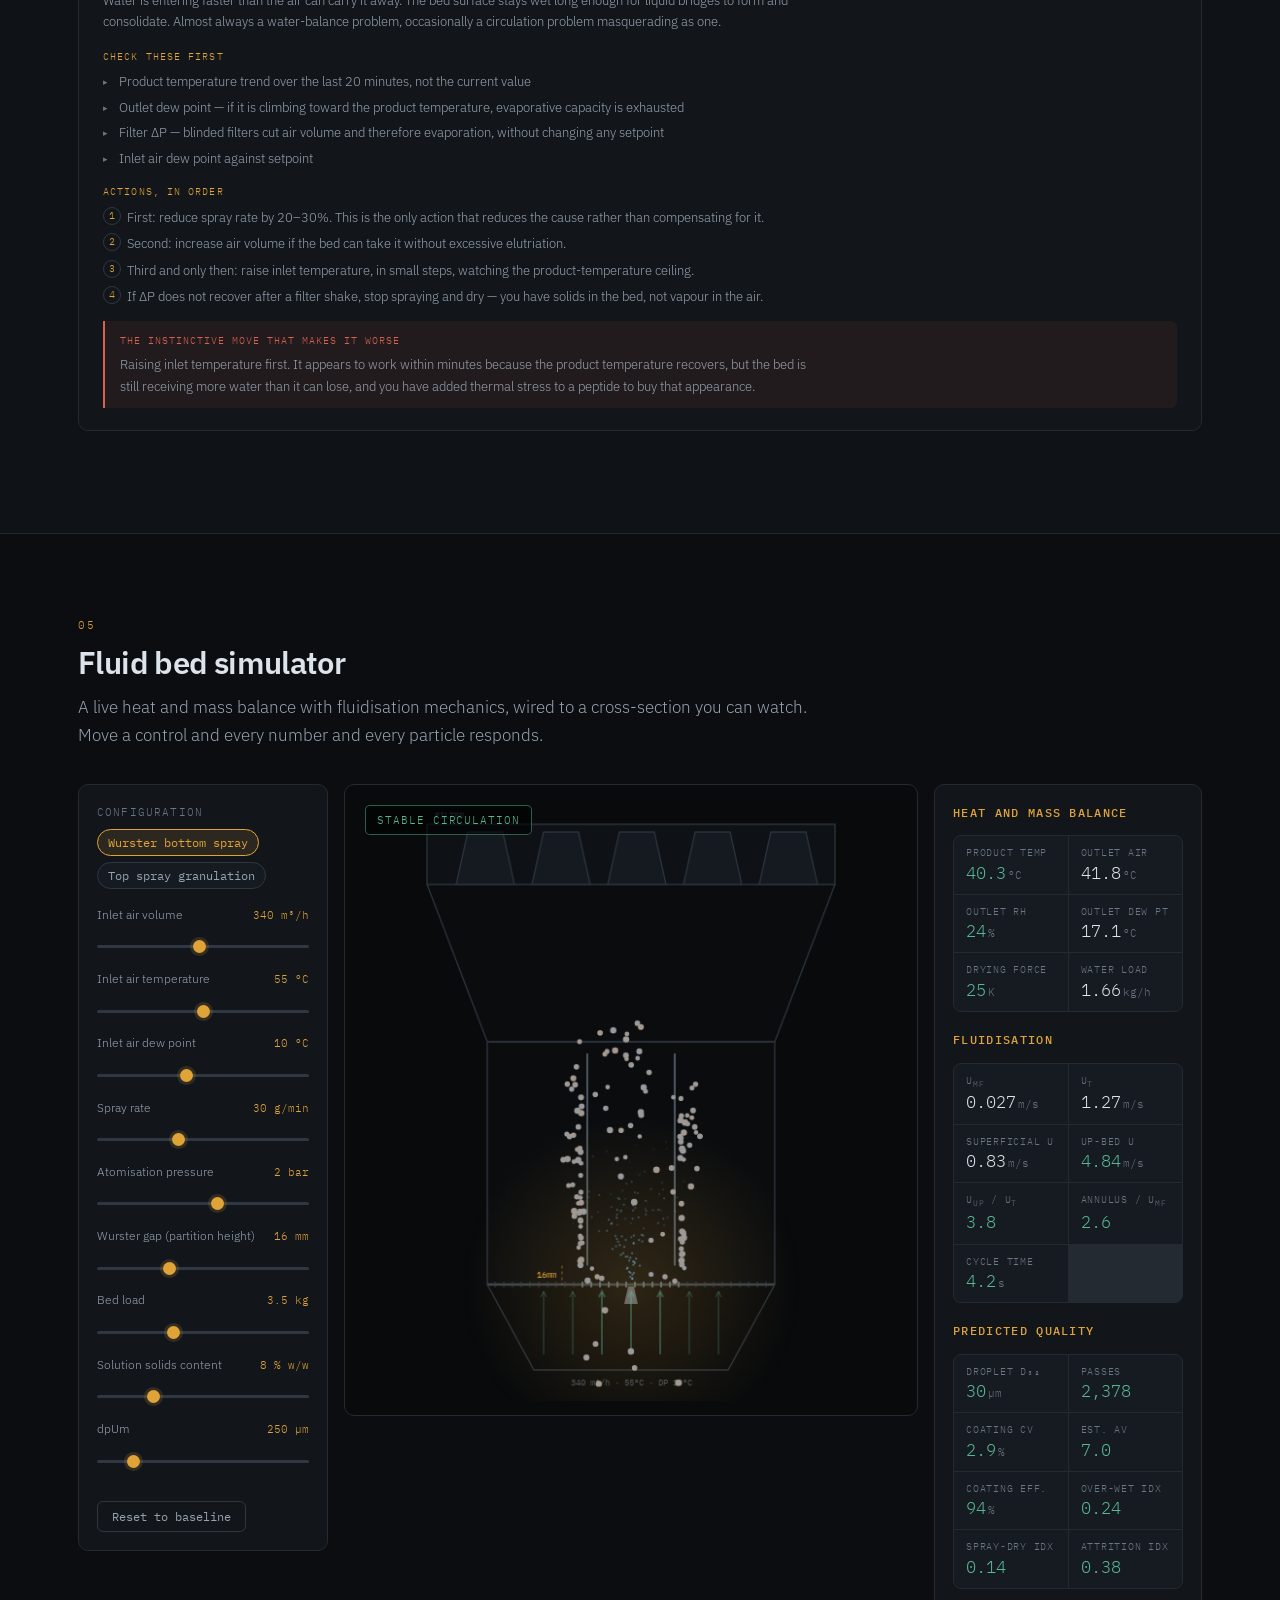
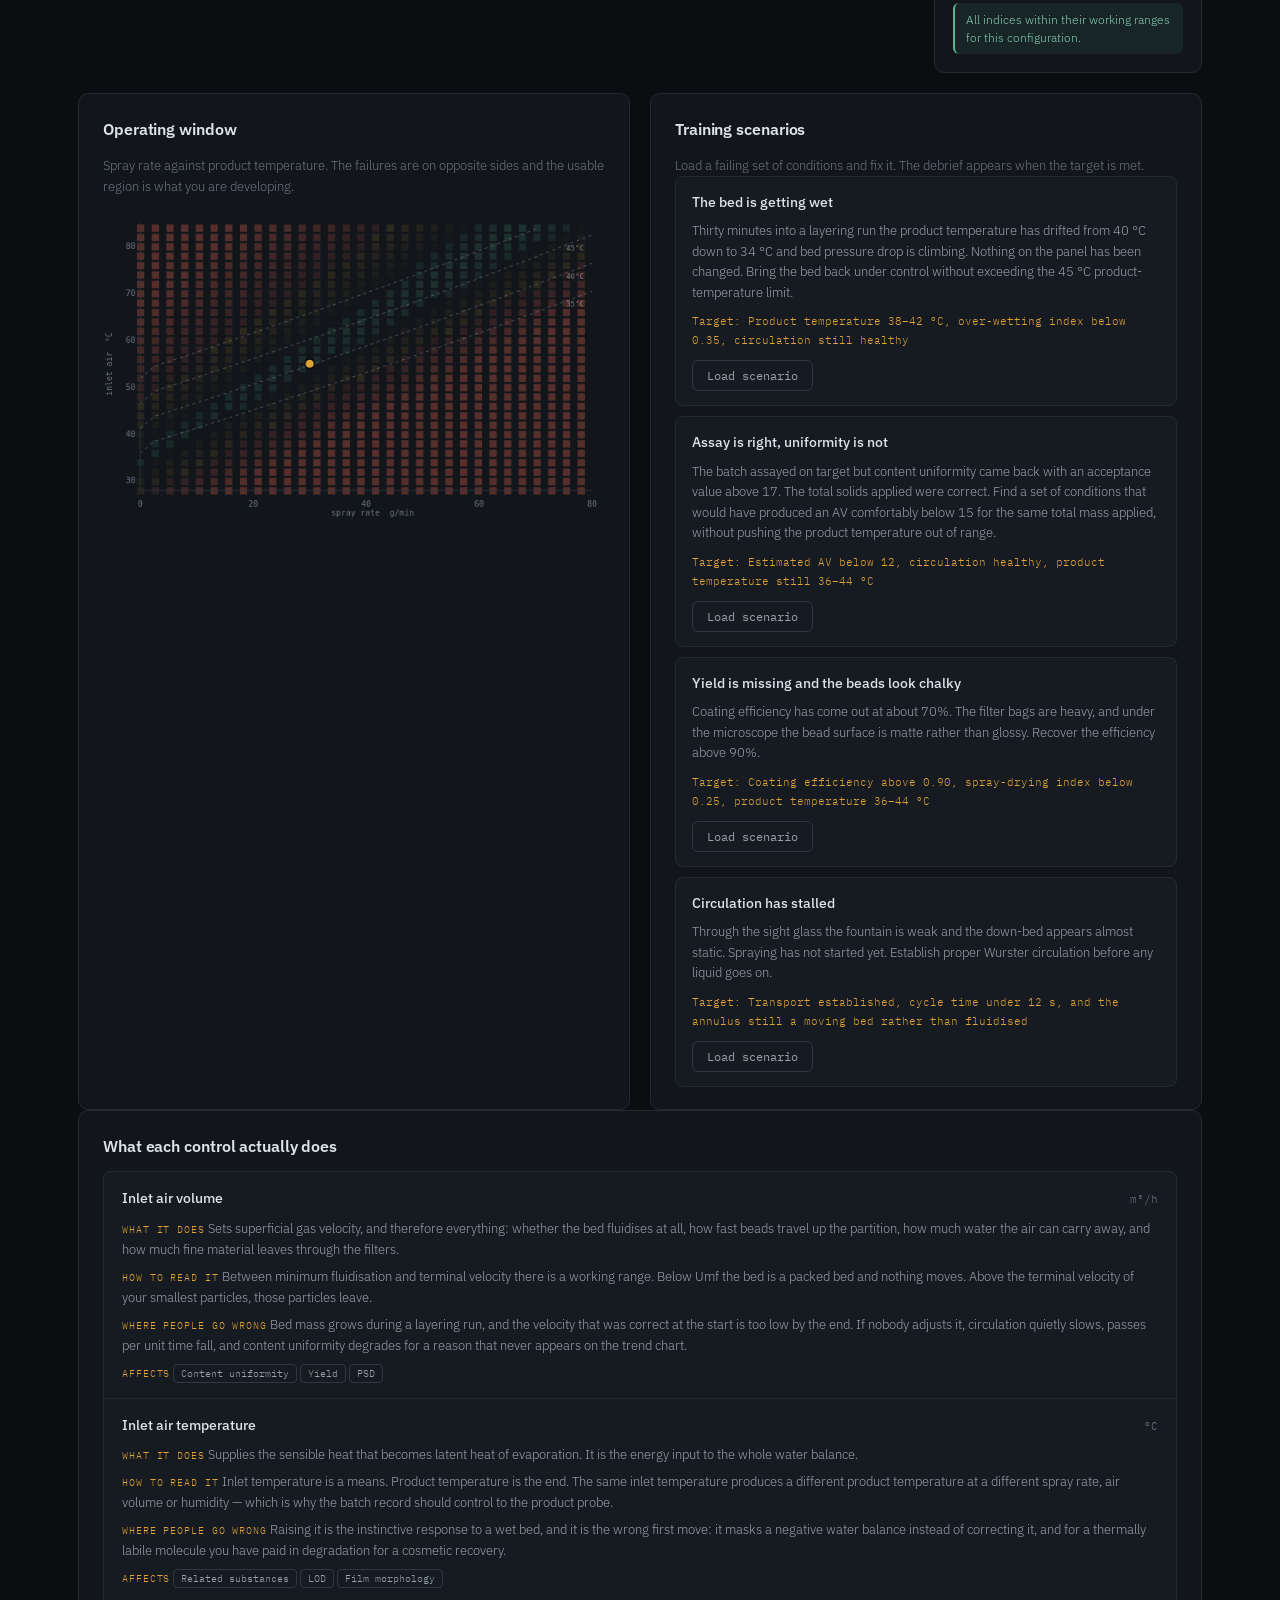
<file: loe-to-lab/index.html>
<!DOCTYPE html>
<html lang="en">
<head>
<meta charset="utf-8">
<meta name="viewport" content="width=device-width, initial-scale=1">
<title>From Patent Cliff to Pilot Batch — May Chang</title>
<meta name="description" content="A CDMO decision chain: loss-of-exclusivity screening, FDA regulatory pathway selection, product dossier, pilot batch protocol, and a fluid-bed physics simulator. Technical Services participant project, Bora Pharmaceuticals / TWi, 2026.">
<link rel="preconnect" href="https://fonts.googleapis.com">
<link rel="preconnect" href="https://fonts.gstatic.com" crossorigin>
<link href="https://fonts.googleapis.com/css2?family=IBM+Plex+Mono:wght@400;500;600&family=IBM+Plex+Sans:wght@300;400;500;600&family=Noto+Sans+TC:wght@300;400;500;700&display=swap" rel="stylesheet">
<link rel="stylesheet" href="assets/styles.css">
</head>
<body>

<div class="grain"></div>

<header id="top">
  <div class="hdr-inner">
    <a class="brand" href="#top">
      <span class="brand-mark"></span>
      <span class="brand-txt">
        <b data-t="siteTitle"></b>
        <i data-t="siteSub"></i>
      </span>
    </a>
    <nav id="nav"></nav>
    <button id="langBtn" class="lang-btn" aria-label="Switch language">
      <span class="lang-on">EN</span><span class="lang-sep">/</span><span class="lang-off">繁中</span>
    </button>
  </div>
  <div class="scrollbar"><div id="scrollProgress"></div></div>
</header>

<main>

<!-- ================= HERO ================= -->
<section id="thesis" class="sec hero">
  <div class="wrap">
    <div class="eyebrow" data-t="byline"></div>
    <h1 data-t="siteTitle"></h1>
    <p class="lead" data-t="heroLead"></p>
    <div id="heroBody" class="prose"></div>
    <div id="chain" class="chain"></div>
  </div>
</section>

<!-- ================= 1. SCREENER ================= -->
<section id="screener" class="sec">
  <div class="wrap">
    <div class="sec-head">
      <span class="sec-n">01</span>
      <h2 data-t="scr.title"></h2>
      <p class="lead" data-t="scr.lead"></p>
    </div>

    <div class="screener-grid">
      <aside class="panel weights">
        <h3 data-t="scr.weights"></h3>
        <div class="preset-row">
          <span class="mini-label" data-t="scr.preset"></span>
          <div id="presets" class="chips"></div>
        </div>
        <div id="wSliders"></div>
        <p class="fine" data-t="scr.barrierNote"></p>
      </aside>

      <div class="panel table-panel">
        <div class="tbl-scroll">
          <table id="molTable" class="data-tbl">
            <thead><tr id="molHead"></tr></thead>
            <tbody id="molBody"></tbody>
          </table>
        </div>
        <p class="fine"><span data-t="scr.clickHint"></span> · <span class="warn-txt" data-t="scr.verify"></span></p>
      </div>
    </div>

    <div id="molDetail" class="panel detail-panel" hidden></div>
  </div>
</section>

<!-- ================= 2. PATHWAY ================= -->
<section id="pathway" class="sec alt">
  <div class="wrap">
    <div class="sec-head">
      <span class="sec-n">02</span>
      <h2 data-t="pw.title"></h2>
      <p class="lead" data-t="pw.lead"></p>
    </div>

    <div class="panel tree-panel">
      <div id="treeTrail" class="trail"></div>
      <div id="treeBody"></div>
      <button id="treeReset" class="btn ghost" data-t="pw.restart"></button>
    </div>

    <div class="two-col">
      <div class="panel">
        <h3 data-t="pw.clockTitle"></h3>
        <p class="fine" data-t="pw.clockLead"></p>
        <div id="clockControls" class="ctrl-grid"></div>
        <div id="clockChart" class="gantt"></div>
        <div id="clockVerdict" class="verdict"></div>
      </div>

      <div class="panel">
        <h3 data-t="pw.costTitle"></h3>
        <p class="fine" data-t="pw.costLead"></p>
        <div id="costControls" class="ctrl-grid"></div>
        <div id="costOut" class="readout-grid"></div>
        <canvas id="erosionCanvas" width="620" height="200"></canvas>
      </div>
    </div>
  </div>
</section>

<!-- ================= 3. DOSSIER ================= -->
<section id="dossier" class="sec">
  <div class="wrap">
    <div class="sec-head">
      <span class="sec-n">03</span>
      <h2 data-t="dd.title"></h2>
      <div id="ddHeader" class="dd-header"></div>
    </div>

    <div class="panel">
      <h3 data-t="dd.why"></h3>
      <div id="ddWhy" class="prose"></div>
    </div>

    <div class="panel">
      <h3 data-t="dd.reg"></h3>
      <div id="ddReg" class="qa-list"></div>
    </div>

    <div class="two-col">
      <div class="panel">
        <h3 data-t="dd.qtpp"></h3>
        <div id="ddQtpp" class="stack-list"></div>
      </div>
      <div class="panel">
        <h3 data-t="dd.form"></h3>
        <div id="ddForm"></div>
      </div>
    </div>

    <div class="panel">
      <h3 data-t="dd.cqa"></h3>
      <div id="ddCqa" class="stack-list"></div>
    </div>

    <div class="panel">
      <h3 data-t="dd.ana"></h3>
      <div id="ddAna" class="stack-list"></div>
    </div>

    <div class="panel">
      <h3 data-t="dd.plan"></h3>
      <div id="ddPlan" class="plan"></div>
    </div>
  </div>
</section>

<!-- ================= 4. PROTOCOL ================= -->
<section id="protocol" class="sec alt">
  <div class="wrap">
    <div class="sec-head">
      <span class="sec-n">04</span>
      <h2 data-t="pr.title"></h2>
      <p class="lead" data-t="pr.lead"></p>
    </div>

    <div class="panel">
      <div class="batch-row">
        <label class="mini-label" data-t="pr.batch"></label>
        <input id="batchSize" type="range" min="10000" max="300000" step="5000" value="50000">
        <output id="batchOut" class="mono"></output>
      </div>
      <div class="two-col tight">
        <div>
          <h4 data-t="pr.formula"></h4>
          <table class="data-tbl compact"><thead><tr>
            <th data-t="pr.component"></th><th data-t="pr.perCap"></th><th data-t="pr.perBatch"></th>
          </tr></thead><tbody id="formulaBody"></tbody></table>
        </div>
        <div>
          <h4 data-t="pr.derived"></h4>
          <div id="derivedOut" class="readout-grid"></div>
        </div>
      </div>
    </div>

    <div id="steps" class="steps"></div>
    <p class="fine warn-txt" data-t="pr.disclaimer"></p>

    <div class="panel">
      <h3 data-t="pr.tsTitle"></h3>
      <p class="fine" data-t="pr.tsLead"></p>
      <div id="tsChips" class="chips"></div>
      <div id="tsBody" class="ts-body"></div>
    </div>
  </div>
</section>

<!-- ================= 5. FLUID BED ================= -->
<section id="fluidbed" class="sec">
  <div class="wrap">
    <div class="sec-head">
      <span class="sec-n">05</span>
      <h2 data-t="fb.title"></h2>
      <p class="lead" data-t="fb.lead"></p>
    </div>

    <div class="sim-grid">
      <aside class="panel sim-controls">
        <div class="mode-row">
          <span class="mini-label" data-t="fb.mode"></span>
          <div class="chips" id="fbMode"></div>
        </div>
        <div id="fbSliders"></div>
        <button id="fbReset" class="btn ghost" data-t="fb.reset"></button>
      </aside>

      <div class="panel sim-stage">
        <canvas id="fbCanvas" width="560" height="620"></canvas>
        <div id="fbRegime" class="regime-badge"></div>
      </div>

      <aside class="panel sim-readouts">
        <h4 data-t="fb.thermo"></h4>
        <div id="fbThermo" class="readout-grid"></div>
        <h4 data-t="fb.hydro"></h4>
        <div id="fbHydro" class="readout-grid"></div>
        <h4 data-t="fb.quality"></h4>
        <div id="fbQuality" class="readout-grid"></div>
        <div id="fbAlerts" class="alerts"></div>
      </aside>
    </div>

    <div class="two-col">
      <div class="panel">
        <h3 data-t="fb.window"></h3>
        <p class="fine" data-t="fb.windowLead"></p>
        <canvas id="windowCanvas" width="620" height="380"></canvas>
      </div>
      <div class="panel">
        <h3 data-t="fb.scenarios"></h3>
        <p class="fine" data-t="fb.scenLead"></p>
        <div id="scenList"></div>
      </div>
    </div>

    <div class="panel">
      <h3 data-t="fb.knobs"></h3>
      <div id="knobList" class="stack-list"></div>
    </div>

    <div class="panel">
      <h3 data-t="fb.principles"></h3>
      <div id="principleList" class="prin-list"></div>
    </div>

    <p class="fine" data-t="fb.modelNote"></p>
  </div>
</section>

<!-- ================= 6. VALIDATION ================= -->
<section id="validation" class="sec alt">
  <div class="wrap">
    <div class="sec-head">
      <span class="sec-n">06</span>
      <h2 data-t="vl.title"></h2>
      <p class="lead" data-t="vl.lead"></p>
    </div>
    <div id="vlChain" class="vchain"></div>
    <div class="panel">
      <h3 data-t="vl.gaps"></h3>
      <p class="fine" data-t="vl.gapsLead"></p>
      <div id="gapList" class="stack-list"></div>
    </div>
  </div>
</section>

<!-- ================= METHOD ================= -->
<section id="method" class="sec">
  <div class="wrap">
    <div class="sec-head">
      <h2 data-t="mt.title"></h2>
    </div>
    <div class="two-col">
      <div class="panel">
        <h3 data-t="mt.dataTitle"></h3>
        <div id="mtData" class="prose"></div>
      </div>
      <div class="panel">
        <h3 data-t="mt.srcTitle"></h3>
        <ul id="mtSources" class="src-list"></ul>
      </div>
    </div>
    <div class="panel">
      <h3 data-t="mt.curTitle"></h3>
      <p class="fine" data-t="mt.curLead"></p>
      <ol id="mtCurriculum" class="cur-list"></ol>
    </div>
    <div class="panel closing">
      <h3 data-t="mt.closingTitle"></h3>
      <div id="mtClosing" class="prose"></div>
    </div>
  </div>
</section>

</main>

<footer>
  <div class="wrap">
    <span data-t="byline"></span>
    <span class="mono" id="footSnapshot"></span>
  </div>
</footer>

<script src="data/i18n.js"></script>
<script src="data/molecules.js"></script>
<script src="data/pathway.js"></script>
<script src="data/deepdive.js"></script>
<script src="data/protocol.js"></script>
<script src="data/fluidbed.js"></script>
<script src="assets/app.js"></script>
</body>
</html>
</file>
<file: assets/styles.css>
/* ==========================================================================
   From Patent Cliff to Pilot Batch — stylesheet
   Instrument-panel aesthetic: dark ground, cool greys, one amber accent,
   monospace for anything that is a measurement.
   ========================================================================== */

:root{
  /* Softer charcoal ground (not near-black) + higher-contrast, heavier-weight
     ink. The old palette paired a very dark background with a thin (300)
     font weight, which reads as high-contrast glow/halation and is tiring
     to read for long stretches — this palette keeps the dark "instrument
     panel" feel but is calmer to look at. */
  --bg:#161a20;
  --bg2:#1b2027;
  --panel:#1f252d;
  --panel2:#252c35;
  --line:#3a4450;
  --line2:#4a5563;
  --ink:#eef1f4;
  --ink2:#b7c0ca;
  --ink3:#8b95a1;
  --acc:#3ecdc6;         /* teal — decisions, highlights */
  --acc2:#5a9de0;        /* blue — gradient partner */
  --bad:#e57a6b;
  --warn:#e3ac4a;
  --ok:#6bce97;
  --mono:'IBM Plex Mono',ui-monospace,monospace;
  --sans:'IBM Plex Sans','Noto Sans TC',system-ui,-apple-system,sans-serif;
  --r:10px;
}

*{box-sizing:border-box;margin:0;padding:0}
html{scroll-behavior:smooth;scroll-padding-top:82px}
body{
  background:var(--bg);color:var(--ink);
  font-family:var(--sans);font-weight:400;font-size:16px;line-height:1.7;
  -webkit-font-smoothing:antialiased;overflow-x:hidden;
}
body.zh{font-family:'Noto Sans TC','IBM Plex Sans',system-ui,sans-serif;line-height:1.9}

.grain{
  position:fixed;inset:0;pointer-events:none;z-index:1;opacity:.16;
  background-image:radial-gradient(circle at 1px 1px,rgba(255,255,255,.30) 1px,transparent 0);
  background-size:3px 3px;
}

.wrap{max-width:1180px;margin:0 auto;padding:0 28px}
.mono{font-family:var(--mono);font-variant-numeric:tabular-nums}

/* ---------- header ---------- */
header{
  position:sticky;top:0;z-index:60;
  background:rgba(22,26,32,.86);backdrop-filter:blur(14px);
  border-bottom:1px solid var(--line);
}
.hdr-inner{max-width:1180px;margin:0 auto;padding:0 28px;height:64px;display:flex;align-items:center;gap:26px}
.brand{display:flex;align-items:center;gap:11px;text-decoration:none;color:var(--ink);flex-shrink:0}
.brand-mark{
  width:13px;height:13px;border:2px solid var(--acc);border-radius:50%;
  box-shadow:inset 0 0 0 2.5px var(--bg),0 0 12px rgba(47,194,200,.4);
}
.brand-txt{display:flex;flex-direction:column;line-height:1.18}
.brand-txt b{font-size:13.5px;font-weight:600;letter-spacing:-.01em}
.brand-txt i{font-style:normal;font-size:10.5px;color:var(--ink3);letter-spacing:.03em}

/* Everything from Premise through Transfer has to sit on one line without
   scrolling, so this stays tight: small font, minimal padding, no wasted
   gap — the arrow between items carries the "next step" cue instead of
   whitespace. */
#nav{display:flex;align-items:center;gap:0;flex:1;min-width:0;overflow-x:auto;scrollbar-width:none}
#nav::-webkit-scrollbar{display:none}
#nav a{
  font-size:11px;color:var(--ink3);text-decoration:none;padding:5px 5px;border-radius:5px;
  white-space:nowrap;transition:.16s;font-family:var(--mono);letter-spacing:0;
}
#nav a:hover{color:var(--ink);background:var(--panel)}
#nav a.on{color:var(--acc);background:rgba(47,194,200,.08)}
.nav-sep{color:var(--ink3);font-size:9px;opacity:.5;padding:0 1px;user-select:none;flex-shrink:0}

/* ---------- hamburger menu (Methods / Contact / Reflection) ---------- */
.menu-wrap{position:relative;flex-shrink:0}
.menu-btn{padding:8px 9px}
.menu-bars{display:flex;flex-direction:column;gap:3px;width:15px}
.menu-bars i{display:block;height:1.5px;background:var(--ink2);border-radius:1px}
.menu-btn:hover .menu-bars i{background:var(--ink)}
.menu-dropdown{
  position:absolute;top:calc(100% + 8px);right:0;z-index:70;min-width:220px;
  background:var(--panel);border:1px solid var(--line2);border-radius:10px;
  box-shadow:0 12px 28px rgba(0,0,0,.35);padding:6px;display:flex;flex-direction:column;gap:2px;
}
.menu-dropdown button{
  text-align:left;background:transparent;border:none;color:var(--ink2);font-family:var(--sans);
  font-size:13px;padding:10px 12px;border-radius:6px;cursor:pointer;transition:.14s;
}
.menu-dropdown button:hover{background:var(--panel2);color:var(--ink)}

.lang-btn{
  background:var(--panel);border:1px solid var(--line2);color:var(--ink2);
  font-family:var(--mono);font-size:11px;padding:6px 11px;border-radius:6px;cursor:pointer;
  display:flex;gap:5px;transition:.16s;flex-shrink:0;
}
.lang-btn:hover{border-color:var(--acc);color:var(--ink)}
.lang-on{color:var(--acc);font-weight:600}
.lang-sep{color:var(--ink3)}
body.zh .lang-on{color:var(--ink3);font-weight:400}
body.zh .lang-off{color:var(--acc);font-weight:600}

.scrollbar{height:2px;background:transparent}
#scrollProgress{height:2px;width:0;background:linear-gradient(90deg,var(--acc),var(--acc2));transition:width .08s linear}

/* ---------- sections ---------- */
.sec{position:relative;z-index:2;padding:82px 0;border-bottom:1px solid var(--line)}
.sec.alt{background:var(--bg2)}
.sec-head{margin-bottom:34px;position:relative}
.sec-n{
  font-family:var(--mono);font-size:11px;color:var(--acc);letter-spacing:.22em;
  display:block;margin-bottom:9px;
}
h1{font-size:clamp(30px,4.4vw,52px);font-weight:600;letter-spacing:-.028em;line-height:1.08;margin-bottom:18px}
h2{font-size:clamp(22px,2.7vw,31px);font-weight:600;letter-spacing:-.02em;line-height:1.2;margin-bottom:12px}
h3{font-size:15.5px;font-weight:600;letter-spacing:-.006em;margin-bottom:12px}
h4{font-size:12px;font-family:var(--mono);font-weight:500;color:var(--acc);
   letter-spacing:.11em;margin-bottom:11px}
.lead{font-size:17px;color:var(--ink2);max-width:100%;font-weight:400}
.eyebrow{font-family:var(--mono);font-size:11px;color:var(--ink3);letter-spacing:.11em;margin-bottom:22px}
.prose p{margin-bottom:15px;color:var(--ink2);max-width:76ch}
.prose p:last-child{margin-bottom:0}
.fine{font-size:13px;color:var(--ink3);line-height:1.65;margin-top:12px;max-width:100%}
.warn-txt{color:var(--warn)}

/* ---------- hero ---------- */
.hero{padding-top:64px}
.hero .prose{margin:26px 0 40px}
/* .lead above this is max-width:100% (fills the .wrap column); .prose p's
   default 76ch cap made this paragraph noticeably narrower and left-aligned
   under it instead of lining up with the same right edge — this is the
   "chunk that doesn't fit the screen" complaint. Match the lead's width. */
.hero .prose p{max-width:100%}
.chain{display:grid;grid-template-columns:repeat(auto-fit,minmax(168px,1fr));gap:1px;background:var(--line);border:1px solid var(--line);border-radius:var(--r);overflow:hidden}
.chain-item{background:var(--panel);padding:18px 16px;transition:.2s}
.chain-item:hover{background:var(--panel2)}
.chain-item .n{font-family:var(--mono);font-size:10.5px;color:var(--acc);letter-spacing:.16em}
.chain-item .t{font-size:13.5px;font-weight:500;margin:7px 0 5px}
.chain-item .d{font-size:11.5px;color:var(--ink3);line-height:1.5}

/* ---------- panels ---------- */
.panel{
  background:var(--panel);border:1px solid var(--line);border-radius:var(--r);
  padding:22px 24px;margin-bottom:20px;
}
.two-col{display:grid;grid-template-columns:1fr 1fr;gap:20px}
.two-col.tight{gap:26px;margin-top:18px}
.two-col > .panel{margin-bottom:0}

/* ---------- screener ---------- */
.screener-grid{display:grid;grid-template-columns:290px 1fr;gap:20px;align-items:start}
.weights{position:sticky;top:82px}
.preset-row{margin-bottom:16px}
.mini-label{font-family:var(--mono);font-size:10.5px;color:var(--ink3);letter-spacing:.11em;display:block;margin-bottom:8px}
.chips{display:flex;flex-wrap:wrap;gap:6px}
.chip{
  background:var(--panel2);border:1px solid var(--line2);color:var(--ink2);
  font-size:11.5px;padding:5px 10px;border-radius:20px;cursor:pointer;transition:.16s;
  font-family:var(--mono);
}
.chip:hover{border-color:var(--ink3);color:var(--ink)}
.chip.on{background:rgba(47,194,200,.13);border-color:var(--acc);color:var(--acc)}

.wrow{margin-bottom:13px}
.wrow-top{display:flex;justify-content:space-between;align-items:baseline;margin-bottom:4px}
.wrow-top label{font-size:12px;color:var(--ink2)}
.wrow-top .v{font-family:var(--mono);font-size:11px;color:var(--acc)}
/* the three technical-barrier sub-sliders sit under one group label, slightly
   indented, so they read as one concept broken into three knobs rather than
   three unrelated weights dropped in the middle of the list */
.wgroup-label{
  font-family:var(--mono);font-size:10px;color:var(--acc);letter-spacing:.09em;
  margin:16px 0 8px;padding-top:12px;border-top:1px dashed var(--line);
}
.wrow-sub{margin-left:14px;padding-left:10px;border-left:1px solid var(--line)}
input[type=range]{
  -webkit-appearance:none;appearance:none;width:100%;height:3px;background:var(--line2);
  border-radius:2px;outline:none;cursor:pointer;
}
input[type=range]::-webkit-slider-thumb{
  -webkit-appearance:none;width:13px;height:13px;border-radius:50%;background:var(--acc);
  cursor:pointer;box-shadow:0 0 0 3px rgba(47,194,200,.16);
}
input[type=range]::-moz-range-thumb{
  width:13px;height:13px;border-radius:50%;background:var(--acc);border:none;cursor:pointer;
}

.table-panel{padding:0;overflow:hidden}
.tbl-scroll{overflow-x:auto;max-height:640px;overflow-y:auto}
.table-panel .fine{padding:0 20px 16px;margin-top:12px}
.data-tbl{width:100%;border-collapse:collapse;font-size:12.5px}
.data-tbl th{
  font-family:var(--mono);font-size:10px;letter-spacing:.09em;
  color:var(--ink3);text-align:left;padding:12px 10px;border-bottom:1px solid var(--line2);
  background:var(--panel);position:sticky;top:0;z-index:2;font-weight:500;
}
.data-tbl td{padding:10px;border-bottom:1px solid var(--line);vertical-align:middle}
.data-tbl tbody tr{cursor:pointer;transition:.12s}
.data-tbl tbody tr:hover{background:var(--panel2)}
.data-tbl tbody tr.on{background:rgba(47,194,200,.07);box-shadow:inset 3px 0 0 var(--acc)}
.data-tbl.compact th,.data-tbl.compact td{padding:7px 8px;font-size:12px}
.num{font-family:var(--mono);font-variant-numeric:tabular-nums;text-align:right}
.rank{font-family:var(--mono);color:var(--ink3);font-size:11px}
.bname{font-weight:500;color:var(--ink)}
.binn{font-size:11px;color:var(--ink3)}
.pill{
  font-family:var(--mono);font-size:10px;padding:2px 7px;border-radius:4px;
  border:1px solid var(--line2);color:var(--ink2);white-space:nowrap;
}
.pill.anda{border-color:#35606f;color:#6fb8cc}
.pill.b2{border-color:#6b5330;color:#d5a55f}
.pill.k{border-color:#5c3a5e;color:#c087c4}
.bar{height:4px;background:var(--line2);border-radius:2px;overflow:hidden;min-width:52px}
.bar i{display:block;height:100%;background:linear-gradient(90deg,var(--acc2),var(--acc))}
.dots{display:flex;gap:2px}
.dots i{width:6px;height:6px;border-radius:50%;background:var(--line2)}
.dots i.f{background:var(--acc)}
.dots.rev i.f{background:var(--bad)}

.detail-panel{margin-top:20px;border-color:var(--acc);box-shadow:0 0 0 1px rgba(47,194,200,.1)}
.dp-head{display:flex;justify-content:space-between;align-items:flex-start;gap:20px;flex-wrap:wrap;margin-bottom:16px}
.dp-title b{font-size:19px;font-weight:600;display:block}
.dp-title span{font-size:12px;color:var(--ink3);font-family:var(--mono)}
.dp-score{text-align:right}
.dp-score b{font-family:var(--mono);font-size:26px;color:var(--acc);display:block;line-height:1}
.dp-score span{font-size:10px;color:var(--ink3);font-family:var(--mono);letter-spacing:.1em}
.kv{display:grid;grid-template-columns:auto 1fr;gap:6px 16px;font-size:12.5px;margin:14px 0}
.kv dt{color:var(--ink3);font-family:var(--mono);font-size:11px;white-space:nowrap}
.kv dd{color:var(--ink2)}
.callout{
  border-left:2px solid var(--acc);padding:12px 0 12px 16px;margin:16px 0;
  background:linear-gradient(90deg,rgba(47,194,200,.05),transparent);
}
.callout.templated{border-left-color:var(--warn);background:linear-gradient(90deg,rgba(216,161,60,.08),transparent)}
.callout.templated b{color:var(--warn)}
.jur-panel .mini-label{display:block;margin-bottom:10px}
.jur-panel .callout{margin:14px 0 10px}
.jur-bullets{list-style:none;margin:4px 0 14px;padding:0}
.jur-bullets li{font-size:13px;color:var(--ink2);padding-left:18px;position:relative;margin-bottom:9px;line-height:1.6}
.jur-bullets li::before{content:'▸';position:absolute;left:0;color:var(--acc);font-size:10px;top:3px}
.jur-bullets b{display:block;font-family:var(--mono);font-size:10.5px;color:var(--ink3);letter-spacing:.09em;margin-bottom:2px}
.link-row{display:flex;flex-wrap:wrap;gap:8px}
.link-chip{
  font-size:11.5px;font-family:var(--mono);padding:5px 10px;border-radius:6px;
  border:1px solid var(--line2);color:var(--ink2);text-decoration:none;white-space:nowrap;
}
.link-chip:hover{border-color:var(--acc);color:var(--acc)}
.detail-dossier-link{display:inline-block;margin-top:14px}
.callout b{color:var(--acc);font-size:11px;font-family:var(--mono);letter-spacing:.11em;display:block;margin-bottom:6px}
.srcs{font-size:11.5px;color:var(--ink3);margin-top:14px;line-height:1.6}
.srcs b{color:var(--ink2);font-family:var(--mono);font-size:10.5px;letter-spacing:.09em}

/* ---------- pathway tree ---------- */
.trail{display:flex;flex-wrap:wrap;gap:6px;margin-bottom:18px;min-height:22px}
.trail span{font-family:var(--mono);font-size:10.5px;color:var(--ink3);background:var(--panel2);padding:3px 9px;border-radius:4px}
.trail span::after{content:'›';margin-left:8px;color:var(--line2)}
.trail span:last-child::after{content:''}
.q-title{font-size:18px;font-weight:500;margin-bottom:20px;letter-spacing:-.012em}
.opts{display:flex;flex-direction:column;gap:8px;max-width:760px}
.opt{
  background:var(--panel2);border:1px solid var(--line2);border-radius:8px;padding:13px 16px;
  cursor:pointer;text-align:left;color:var(--ink2);font-size:13.5px;transition:.16s;font-family:inherit;
  line-height:1.55;
}
.opt:hover{border-color:var(--acc);color:var(--ink);background:rgba(47,194,200,.05)}
.res-card{border-left:3px solid var(--acc);padding-left:20px}
.res-card h4{color:var(--acc);font-size:16px;font-family:var(--sans);text-transform:none;letter-spacing:-.01em;margin-bottom:10px}
.res-meta{display:flex;gap:22px;flex-wrap:wrap;margin-top:16px;padding-top:14px;border-top:1px solid var(--line)}
.res-meta div{font-size:11.5px;color:var(--ink3)}
.res-meta b{display:block;font-family:var(--mono);font-size:15px;color:var(--ink);margin-bottom:2px}
.btn{
  background:var(--panel2);border:1px solid var(--line2);color:var(--ink2);font-family:var(--mono);
  font-size:11.5px;padding:7px 14px;border-radius:6px;cursor:pointer;transition:.16s;margin-top:18px;
}
.btn:hover{border-color:var(--acc);color:var(--acc)}
.btn.ghost{background:transparent}

/* ---------- controls / readouts ---------- */
.ctrl-grid{display:grid;grid-template-columns:1fr 1fr;gap:12px 18px;margin:16px 0}
.ctrl{display:flex;flex-direction:column;gap:4px}
.ctrl label{font-size:11px;color:var(--ink3);font-family:var(--mono);letter-spacing:.04em}
.ctrl input[type=number],.ctrl input[type=date],.ctrl select{
  background:var(--panel2);border:1px solid var(--line2);color:var(--ink);border-radius:5px;
  padding:6px 9px;font-family:var(--mono);font-size:12.5px;width:100%;
}
.ctrl input:focus,.ctrl select:focus{outline:none;border-color:var(--acc)}
.ctrl.check{flex-direction:row;align-items:center;gap:8px}
.ctrl.check input{width:auto;accent-color:var(--acc)}

.readout-grid{display:grid;grid-template-columns:repeat(auto-fit,minmax(112px,1fr));gap:1px;background:var(--line);border:1px solid var(--line);border-radius:8px;overflow:hidden;margin-top:12px}
.ro{background:var(--panel2);padding:10px 12px}
.ro .k{font-family:var(--mono);font-size:9.5px;color:var(--ink3);letter-spacing:.08em;display:block;line-height:1.4}
.ro .v{font-family:var(--mono);font-size:17px;color:var(--ink);line-height:1.25;margin-top:3px;display:block}
.ro .u{font-size:10.5px;color:var(--ink3);margin-left:2px}
.ro.ok .v{color:var(--ok)}
.ro.warn .v{color:var(--warn)}
.ro.bad .v{color:var(--bad)}

/* ---------- gantt ---------- */
.gantt{margin-top:16px;display:flex;flex-direction:column;gap:5px}
.gbar{display:grid;grid-template-columns:132px 1fr;align-items:center;gap:12px;font-size:11.5px}
.gbar .lbl{color:var(--ink3);font-family:var(--mono);font-size:10.5px;text-align:right}
.gtrack{position:relative;height:17px;background:var(--panel2);border-radius:3px;overflow:hidden}
.gfill{position:absolute;top:0;bottom:0;border-radius:3px;opacity:.85}
.gfill.patent{background:#3f5a6b}
.gfill.excl{background:#6b5330}
.gfill.stay{background:#6b3f3f}
.gfill.dev{background:#2f5f55}
.gnow{position:absolute;top:-2px;bottom:-2px;width:1px;background:var(--acc);z-index:3}
.verdict{margin-top:16px;padding:14px 16px;background:var(--panel2);border-radius:8px;border-left:2px solid var(--acc);font-size:13px;color:var(--ink2)}
.verdict b{color:var(--acc)}

/* ---------- generic stacked lists ---------- */
.stack-list{display:flex;flex-direction:column;gap:1px;background:var(--line);border:1px solid var(--line);border-radius:8px;overflow:hidden}
.si{background:var(--panel2);padding:15px 18px}
.si-h{display:flex;justify-content:space-between;align-items:baseline;gap:14px;margin-bottom:7px;flex-wrap:wrap}
.si-h b{font-size:13.5px;font-weight:500;color:var(--ink)}
.si-h .meta{font-family:var(--mono);font-size:10.5px;color:var(--ink3)}
.si p{font-size:12.5px;color:var(--ink2);line-height:1.68;margin-bottom:6px}
.si p:last-child{margin-bottom:0}
.si .tag{font-family:var(--mono);font-size:10px;color:var(--acc);letter-spacing:.09em}
.sev{display:inline-flex;gap:2px;vertical-align:middle;margin-left:8px}
.sev i{width:5px;height:5px;border-radius:1px;background:var(--line2)}
.sev i.f{background:var(--bad)}

.qa-list{display:flex;flex-direction:column;gap:1px;background:var(--line);border:1px solid var(--line);border-radius:8px;overflow:hidden}
.qa{background:var(--panel2);padding:16px 18px}
.qa .q{font-size:13.5px;font-weight:500;margin-bottom:4px}
.qa .src{font-family:var(--mono);font-size:10px;color:var(--acc);letter-spacing:.09em;margin-bottom:8px}
.qa .a{font-size:12.5px;color:var(--ink2);line-height:1.7;max-width:88ch}

/* ---------- dossier header ---------- */
.dd-header{display:flex;flex-wrap:wrap;gap:20px 34px;margin-top:14px;padding:16px 20px;background:var(--panel);border:1px solid var(--line);border-radius:8px}
.dd-header div{font-size:12.5px}
.dd-header .k{font-family:var(--mono);font-size:9.5px;color:var(--ink3);letter-spacing:.1em;display:block;margin-bottom:3px}
.dd-header .v{color:var(--ink)}

.plan{display:flex;flex-direction:column;gap:14px}
.pstep{display:grid;grid-template-columns:150px 1fr;gap:20px;padding-bottom:14px;border-bottom:1px solid var(--line)}
.pstep:last-child{border-bottom:none;padding-bottom:0}
.pstep .ph b{display:block;font-size:13px;font-weight:500}
.pstep .ph span{font-family:var(--mono);font-size:10.5px;color:var(--acc)}
.pstep ul{list-style:none;margin-bottom:9px}
.pstep li{font-size:12.5px;color:var(--ink2);padding-left:15px;position:relative;margin-bottom:4px;line-height:1.6}
.pstep li::before{content:'';position:absolute;left:0;top:9px;width:5px;height:1px;background:var(--ink3)}
.gate{font-size:12px;color:var(--acc);font-family:var(--mono);background:rgba(47,194,200,.07);padding:8px 12px;border-radius:5px;line-height:1.6}

/* ---------- protocol ---------- */
.batch-row{display:flex;align-items:center;gap:16px;flex-wrap:wrap}
.batch-row input[type=range]{flex:1;min-width:200px;max-width:420px}
#batchOut{font-size:19px;color:var(--acc);min-width:130px}
.steps{display:flex;flex-direction:column;gap:14px;margin-bottom:18px}
.step{background:var(--panel);border:1px solid var(--line);border-radius:var(--r);overflow:hidden}
.step-h{display:flex;align-items:center;gap:14px;padding:15px 20px;cursor:pointer;transition:.16s;user-select:none}
.step-h:hover{background:var(--panel2)}
.step-n{font-family:var(--mono);font-size:11px;color:var(--acc);border:1px solid var(--line2);
  width:27px;height:27px;border-radius:50%;display:grid;place-items:center;flex-shrink:0}
.step-t{font-size:14.5px;font-weight:500;flex:1}
.step-x{color:var(--ink3);font-family:var(--mono);font-size:14px;transition:.2s}
.step.open .step-x{transform:rotate(45deg);color:var(--acc)}
.step.open .step-n{background:rgba(47,194,200,.12);border-color:var(--acc)}
.step-b{padding:0 20px 20px 60px;display:none}
.step.open .step-b{display:block}
.sub{margin-bottom:16px}
.sub:last-child{margin-bottom:0}
.sub > h5{font-family:var(--mono);font-size:10px;color:var(--acc);letter-spacing:.11em;
  font-weight:500;margin-bottom:7px}
.sub p{font-size:13px;color:var(--ink2);line-height:1.7;max-width:86ch}
.ptable{width:100%;border-collapse:collapse;font-size:12.5px}
.ptable td{padding:8px 10px;border-bottom:1px solid var(--line);vertical-align:top}
.ptable tr:last-child td{border-bottom:none}
.ptable .pn{color:var(--ink);white-space:nowrap;font-weight:500;width:26%}
.ptable .pv{font-family:var(--mono);color:var(--acc);white-space:nowrap;width:16%}
.ptable .pr{color:var(--ink3);line-height:1.65}
.wlist{list-style:none}
.wlist li{font-size:12.5px;color:var(--ink2);padding-left:16px;position:relative;margin-bottom:5px;line-height:1.65}
.wlist li::before{content:'▸';position:absolute;left:0;color:var(--ink3);font-size:9px;top:4px}
.branch{background:var(--panel2);border-left:2px solid var(--warn);padding:11px 15px;border-radius:0 6px 6px 0;margin-bottom:8px}
.branch .if{font-size:12px;color:var(--warn);font-family:var(--mono);margin-bottom:5px}
.branch .then{font-size:12.5px;color:var(--ink2);line-height:1.65}
.gmp{font-size:12px;color:var(--ink3);border-top:1px solid var(--line);padding-top:11px;line-height:1.65}

.ts-body{margin-top:16px}
.ts-card .obs{font-size:14.5px;font-weight:500;margin-bottom:12px}
.ts-card .sec-lbl{font-family:var(--mono);font-size:10px;color:var(--acc);letter-spacing:.11em;margin:15px 0 6px}
.ts-card p{font-size:12.5px;color:var(--ink2);line-height:1.7;max-width:86ch}
.ts-card ol{list-style:none;counter-reset:a}
.ts-card ol li{counter-increment:a;font-size:12.5px;color:var(--ink2);padding-left:24px;position:relative;margin-bottom:6px;line-height:1.65}
.ts-card ol li::before{content:counter(a);position:absolute;left:0;top:0;font-family:var(--mono);font-size:10px;color:var(--acc);border:1px solid var(--line2);width:16px;height:16px;border-radius:50%;display:grid;place-items:center}
.ts-wrong{background:rgba(217,97,79,.07);border-left:2px solid var(--bad);padding:11px 15px;border-radius:0 6px 6px 0;margin-top:14px}
.ts-wrong .lbl{font-family:var(--mono);font-size:10px;color:var(--bad);letter-spacing:.1em;margin-bottom:5px}
.ts-wrong p{font-size:12.5px;color:var(--ink2)}

/* ---------- simulator ---------- */
.sim-grid{display:grid;grid-template-columns:250px minmax(0,1fr) 268px;gap:16px;align-items:start}
.sim-controls,.sim-readouts{padding:18px}
.sim-stage{padding:14px;position:relative;display:flex;justify-content:center;background:#080a0c}
#fbCanvas{width:100%;height:auto;max-width:560px;display:block}
.regime-badge{
  position:absolute;top:20px;left:20px;font-family:var(--mono);font-size:10.5px;
  padding:5px 11px;border-radius:5px;letter-spacing:.09em;
  border:1px solid var(--line2);background:rgba(0,0,0,.6);
}
.regime-badge.ok{color:var(--ok);border-color:rgba(87,184,148,.5)}
.regime-badge.warn{color:var(--warn);border-color:rgba(216,161,60,.5)}
.regime-badge.bad{color:var(--bad);border-color:rgba(217,97,79,.5)}
.sim-readouts h4{margin-top:18px}
.sim-readouts h4:first-child{margin-top:0}
.mode-row{margin-bottom:16px}
.alerts{margin-top:14px;display:flex;flex-direction:column;gap:6px}
.alert{font-size:11.5px;padding:8px 11px;border-radius:6px;line-height:1.55}
.alert.bad{background:rgba(217,97,79,.1);color:#e59283;border-left:2px solid var(--bad)}
.alert.warn{background:rgba(216,161,60,.09);color:#e0bd7c;border-left:2px solid var(--warn)}
.alert.ok{background:rgba(87,184,148,.09);color:#84cfb1;border-left:2px solid var(--ok)}

#windowCanvas,#erosionCanvas{width:100%;height:auto;margin-top:14px;display:block}

.scen{border:1px solid var(--line);border-radius:8px;padding:14px 16px;margin-bottom:10px;background:var(--panel2)}
.scen:last-child{margin-bottom:0}
.scen b{font-size:13.5px;font-weight:500;display:block;margin-bottom:6px}
.scen p{font-size:12.5px;color:var(--ink2);line-height:1.65;margin-bottom:10px}
.scen .goal{font-family:var(--mono);font-size:11px;color:var(--acc);margin-bottom:10px}
.scen .btn{margin-top:0}
.scen.done{border-color:var(--ok)}
.scen-debrief{margin-top:12px;padding:12px 14px;background:rgba(87,184,148,.07);border-left:2px solid var(--ok);border-radius:0 6px 6px 0}
.scen-debrief .lbl{font-family:var(--mono);font-size:10px;color:var(--ok);letter-spacing:.1em;margin-bottom:6px}
.scen-debrief p{font-size:12.5px;margin:0}

.prin-list{display:flex;flex-direction:column;gap:18px}
.prin{border-left:2px solid var(--line2);padding-left:18px}
.prin b{font-size:14px;font-weight:500;display:block;margin-bottom:7px;color:var(--ink)}
.prin p{font-size:13px;color:var(--ink2);line-height:1.75;max-width:88ch}

/* ---------- validation chain ---------- */
.vchain{display:grid;grid-template-columns:repeat(auto-fit,minmax(230px,1fr));gap:1px;background:var(--line);border:1px solid var(--line);border-radius:var(--r);overflow:hidden;margin-bottom:20px}
.vst{background:var(--panel);padding:18px 18px;transition:.2s}
.vst:hover{background:var(--panel2)}
.vst .st{font-family:var(--mono);font-size:11px;color:var(--acc);letter-spacing:.13em;margin-bottom:5px}
.vst .nm{font-size:13px;font-weight:500;margin-bottom:8px}
.vst p{font-size:12px;color:var(--ink3);line-height:1.65}

/* ---------- method ---------- */
.src-list{list-style:none;display:flex;flex-direction:column;gap:8px}
.src-list li a{color:var(--ink2);font-size:12.5px;text-decoration:none;border-bottom:1px solid var(--line2);transition:.16s;line-height:1.5;display:inline-block}
.src-list li a:hover{color:var(--acc);border-color:var(--acc)}
.cur-list{list-style:none;display:grid;grid-template-columns:repeat(auto-fit,minmax(320px,1fr));gap:8px}
.cur-list li{font-size:12.5px;color:var(--ink2);display:flex;gap:12px;line-height:1.55}
.cur-list li span{font-family:var(--mono);font-size:10.5px;color:var(--acc);flex-shrink:0;width:20px}
.closing{border-color:var(--line2);background:linear-gradient(160deg,var(--panel2),var(--panel))}
.closing .prose p{color:var(--ink2);font-size:14.5px}

footer{padding:26px 0;border-top:1px solid var(--line);background:var(--bg2);position:relative;z-index:2}
footer .wrap{display:flex;justify-content:space-between;gap:20px;flex-wrap:wrap;font-size:11.5px;color:var(--ink3)}

/* ---------- how to read strip ---------- */
.howto{display:flex;flex-wrap:wrap;gap:1px;background:var(--line);border:1px solid var(--line);
  border-radius:var(--r);overflow:hidden;margin:28px 0 34px}
.howto-lbl{background:var(--panel2);padding:14px 18px;font-family:var(--mono);font-size:10px;
  color:var(--acc);letter-spacing:.13em;display:flex;align-items:center}
.howto-i{background:var(--panel);padding:13px 20px;flex:1;min-width:180px}
.howto-i b{display:block;font-family:var(--mono);font-size:12px;color:var(--ink);margin-bottom:3px}
.howto-i span{font-size:12px;color:var(--ink3);line-height:1.55}

/* ---------- progressive disclosure ---------- */
.disc{margin-top:14px}
.disc-btn{background:transparent;border:1px solid var(--line2);color:var(--ink3);
  font-family:var(--mono);font-size:11px;padding:6px 13px 6px 26px;border-radius:20px;cursor:pointer;
  transition:.16s;position:relative}
.disc-btn::before{content:'+';position:absolute;left:12px;top:50%;transform:translateY(-50%);
  color:var(--acc);font-size:13px;line-height:1;transition:.2s}
.disc-btn:hover{border-color:var(--acc);color:var(--ink)}
.disc.open .disc-btn::before{content:'−'}
.disc-body{display:none;padding-top:16px}
.disc.open .disc-body{display:block;animation:fade .25s ease}
@keyframes fade{from{opacity:0;transform:translateY(-4px)}to{opacity:1;transform:none}}

/* ---------- table extras ---------- */
.tbl-foot{display:flex;justify-content:space-between;align-items:center;gap:16px;
  padding:12px 20px 16px;flex-wrap:wrap}
.tbl-foot .fine{margin-top:0}
.btn.tiny{margin-top:0;padding:5px 11px;font-size:10.5px}
.data-tbl td.dim{font-size:11px;color:var(--ink3)}
.data-tbl td.entry{font-size:11.5px}
.data-tbl td.entry.past{color:var(--bad)}
.barv{font-size:10.5px;color:var(--ink3)}

/* ---------- product figure ---------- */
.fig-panel{margin-top:20px}
.fig-grid{display:grid;grid-template-columns:1.35fr 1fr;gap:26px;align-items:center;margin:18px 0 4px}
.fig-svg{background:#0a0d11;border:1px solid var(--line);border-radius:var(--r);padding:14px}
.fig-svg svg{width:100%;height:auto;display:block}
.fig-parts{display:flex;flex-direction:column;gap:12px}
.fp{display:flex;gap:12px;align-items:flex-start}
.fp-n{font-family:var(--mono);font-size:10px;color:var(--acc);border:1px solid var(--line2);
  width:20px;height:20px;border-radius:50%;display:grid;place-items:center;flex-shrink:0;margin-top:2px}
.fp b{display:block;font-size:13px;font-weight:500;margin-bottom:2px}
.fp span{font-size:12px;color:var(--ink3);line-height:1.6}

/* ---------- process lab ---------- */
.lab-tabs{display:grid;grid-template-columns:repeat(auto-fit,minmax(150px,1fr));gap:1px;
  background:var(--line);border:1px solid var(--line);border-radius:var(--r);overflow:hidden;margin-bottom:22px}
.labtab{background:var(--panel);border:none;text-align:left;padding:13px 15px;cursor:pointer;
  transition:.16s;font-family:inherit;color:var(--ink2);border-top:2px solid transparent}
.labtab:hover{background:var(--panel2)}
.labtab.on{background:var(--panel2);border-top-color:var(--acc)}
.labtab b{display:block;font-size:12.5px;font-weight:500;color:var(--ink);margin-bottom:3px;line-height:1.3}
.labtab.on b{color:var(--acc)}
.labtab span{display:block;font-size:10.5px;color:var(--ink3);line-height:1.45}

.op-head{display:flex;justify-content:space-between;align-items:flex-start;gap:20px;margin-bottom:12px;flex-wrap:wrap}
.op-head h3{font-size:20px;margin-bottom:4px}
.op-head-btns{display:flex;gap:8px;flex-shrink:0}
.op-tag{font-size:13px;color:var(--ink3)}
.op-why{font-size:14.5px;color:var(--ink2);max-width:100%;line-height:1.75;margin-bottom:16px}
.op-try{background:rgba(47,194,200,.06);border-left:2px solid var(--acc);padding:11px 16px;
  border-radius:0 6px 6px 0;font-size:13px;color:var(--ink2);margin-bottom:20px;max-width:82ch;line-height:1.65}
.op-try b{color:var(--acc);font-family:var(--mono);font-size:10px;letter-spacing:.11em;
  margin-right:8px}
.op-try.fixpop{
  background:rgba(216,161,60,.07);border-left-color:var(--warn);margin-top:14px;margin-bottom:0;
}
.op-try.fixpop b{color:var(--warn);display:block;margin-bottom:6px}
.op-try.fixpop ul{margin:0;padding-left:18px}
.op-try.fixpop li{margin:6px 0}
.op-grid{display:grid;grid-template-columns:290px minmax(0,1fr);gap:18px;align-items:start;margin-bottom:20px}
.op-controls{max-height:none}
.op-chart{padding:16px;background:#0a0d11}
#opCanvas{width:100%;height:auto;display:block}
.ctrl-help{font-size:11px;color:var(--ink3);line-height:1.55;margin-top:6px;
  padding-left:10px;border-left:1px solid var(--line2)}
.op-controls select{background:var(--panel2);border:1px solid var(--line2);color:var(--ink);
  border-radius:5px;padding:6px 9px;font-family:var(--mono);font-size:12px;width:100%;margin-top:4px}
.op-controls select:focus{outline:none;border-color:var(--acc)}

.bench{margin-top:16px;padding:14px 18px;border-radius:8px;background:var(--panel2);border-left:2px solid var(--line2)}
.bench-lbl{display:block;font-family:var(--mono);font-size:10px;letter-spacing:.11em;
  margin-bottom:7px;color:var(--ink3)}
.bench p{font-size:13.5px;line-height:1.75;color:var(--ink2);max-width:86ch}
.bench.ok{border-left-color:var(--ok)}   .bench.ok .bench-lbl{color:var(--ok)}
.bench.warn{border-left-color:var(--warn)} .bench.warn .bench-lbl{color:var(--warn)}
.bench.bad{border-left-color:var(--bad)}  .bench.bad .bench-lbl{color:var(--bad)}
h4.spaced{margin-top:24px}

/* ---------- landing map overlay ---------- */
body.locked{overflow:hidden}
.map-ov{
  position:fixed;inset:0;z-index:200;display:grid;place-items:center;padding:24px;
  background:rgba(6,8,10,.93);backdrop-filter:blur(10px);
  opacity:0;transition:opacity .3s ease;overflow-y:auto;
  /* never intercept clicks unless actually shown — a transparent fixed layer
     over the page would silently kill every button and slider underneath */
  pointer-events:none;
}
.map-ov.show{opacity:1;pointer-events:auto}
.map-inner{max-width:1240px;width:100%;transform:translateY(14px);transition:transform .38s cubic-bezier(.2,.7,.3,1)}
.map-ov.show .map-inner{transform:none}
.map-head{text-align:center;margin-bottom:26px}
.map-kicker{font-family:var(--mono);font-size:11px;color:var(--acc);letter-spacing:.18em;
  display:block;margin-bottom:10px}
.map-head h2{font-size:clamp(22px,3vw,34px);margin-bottom:12px}
.map-head p{font-size:14.5px;color:var(--ink2);max-width:76ch;margin:0 auto;line-height:1.7}
.map-canvas{background:var(--panel);border:1px solid var(--line);border-radius:14px;padding:10px 6px}
.mapsvg{width:100%;height:auto;display:block}

.lane-lbl{font-family:'IBM Plex Mono',monospace;font-size:12px;fill:var(--acc);letter-spacing:.13em}
.lane-lbl.dim{fill:#606c78}
.mnode rect{fill:var(--panel2);stroke:var(--line2);stroke-width:1}
.mnode .mn-t{font-family:'IBM Plex Sans',sans-serif;font-size:14px;font-weight:500;fill:var(--ink2)}
.mnode .mn-t.live{fill:var(--ink)}
.mnode .mn-d{font-family:'IBM Plex Sans',sans-serif;font-size:11px;fill:var(--ink3)}
.mnode .mn-n{font-family:'IBM Plex Mono',monospace;font-size:11px;fill:var(--acc);letter-spacing:.14em}
.mnode .mn-go{font-family:'IBM Plex Mono',monospace;font-size:9.5px;fill:var(--acc);text-anchor:end;opacity:0}
.mnode.dim{opacity:.42}
.mnode.live{cursor:pointer}
.mnode.live rect{transition:fill .18s,stroke .18s}
.mnode.live:hover rect,.mnode.live:focus rect{fill:rgba(47,194,200,.10);stroke:var(--acc);outline:none}
.mnode.live:hover .mn-go,.mnode.live:focus .mn-go{opacity:1}
.mlink{stroke:#3a444e;stroke-width:1.4}
.mlink.live{stroke:var(--acc);opacity:.55}
.cliff-line{stroke:var(--acc);stroke-width:1.6;stroke-dasharray:5 4}
.cliff-box{fill:rgba(47,194,200,.10);stroke:var(--acc);stroke-width:1}
.cliff-t{font-family:'IBM Plex Mono',monospace;font-size:13px;fill:var(--acc);text-anchor:middle;letter-spacing:.08em}
.cliff-d{font-family:'IBM Plex Sans',sans-serif;font-size:11px;fill:var(--ink3);text-anchor:middle}
.mcliff.live{cursor:pointer}
.mcliff.live .cliff-box{transition:fill .18s,stroke-width .18s}
.mcliff.live:hover .cliff-box,.mcliff.live:focus .cliff-box{fill:rgba(47,194,200,.2);stroke-width:1.6;outline:none}

/* ---------- litigation overlay (shares .map-ov click-safety rules) ---------- */
.lit-inner{max-width:1040px}
.lit-grid{display:grid;grid-template-columns:repeat(auto-fill,minmax(230px,1fr));gap:12px;margin-top:22px;
  max-height:58vh;overflow-y:auto;padding-right:4px}
.lit-card{
  background:var(--panel2);border:1px solid var(--line2);border-radius:8px;padding:14px 16px;
  cursor:pointer;text-align:left;transition:.16s;
}
.lit-card:hover,.lit-card:focus{border-color:var(--acc);outline:none;background:rgba(47,194,200,.06)}
.lit-card-h{display:flex;justify-content:space-between;align-items:center;gap:8px;margin-bottom:6px}
.lit-card-h b{font-size:13.5px}
.lit-card-date{font-size:11px;color:var(--ink3);margin-bottom:8px}
.lit-card p{font-size:12px;color:var(--ink2);line-height:1.55;margin:0}

/* ---------- extra pages: Methods/Limitations/Sources, Contact, Reflection
   (shares .map-ov click-safety rules; wider than the litigation grid since
   these carry prose, not just cards) ---------- */
.page-inner{max-width:980px}
/* Reflection's prose sits in one wide column (unlike the 3-up Methods grid,
   where each panel is already narrower than 76ch) — the default .prose p
   cap left a lot of dead space on the right and made the paragraph look
   like it didn't belong in the box. Let it use the full column. */
.page-inner .prose p{max-width:100%}
.page-sections{display:grid;grid-template-columns:repeat(3,1fr);gap:16px;margin-top:22px}
.page-sections .panel{margin-bottom:0}
.contact-grid{grid-template-columns:repeat(auto-fill,minmax(240px,1fr))}
.contact-card p{margin:0}
.contact-card a{color:var(--acc);text-decoration:none;border-bottom:1px solid rgba(62,205,198,.35);font-size:13px}
.contact-card a:hover{border-color:var(--acc)}
/* Only as many slots as there are real photos (currently 2) — a slot whose
   file 404s removes itself entirely (see buildExtraPage) rather than
   leaving a placeholder box, so there's never dead empty space here. */
.photo-gallery{display:grid;grid-template-columns:repeat(auto-fill,minmax(200px,1fr));gap:10px;margin-top:12px}
.photo-slot{aspect-ratio:4/3;border-radius:8px;overflow:hidden}
.photo-slot img{width:100%;height:100%;object-fit:cover;display:block}
.exclaim{color:var(--acc);font-weight:500;font-size:14px}

.map-foot{display:flex;align-items:center;justify-content:center;gap:26px;margin-top:22px;flex-wrap:wrap}
.map-skip{background:transparent;border:1px solid var(--acc);color:var(--acc);font-family:var(--mono);
  font-size:12px;padding:9px 20px;border-radius:22px;cursor:pointer;transition:.16s}
.map-skip:hover{background:rgba(47,194,200,.12)}
.map-remember{font-size:11.5px;color:var(--ink3);display:flex;align-items:center;gap:7px;cursor:pointer}
.map-remember input{accent-color:var(--acc)}
.map-esc{font-family:var(--mono);font-size:10.5px;color:var(--ink3)}
.map-btn{font-size:11px;letter-spacing:.06em}

/* map entrance animation */
.map-ov.show .mnode{animation:mnIn .42s cubic-bezier(.2,.7,.3,1) backwards;animation-delay:calc(var(--i) * 55ms + 120ms)}
.map-ov.show .mlink{animation:mlIn .5s ease backwards;animation-delay:calc(var(--i) * 55ms + 260ms)}
.map-ov.show .mcliff{animation:mnIn .5s ease backwards;animation-delay:520ms}
@keyframes mnIn{from{opacity:0;transform:translateY(10px)}to{opacity:1;transform:none}}
@keyframes mlIn{from{opacity:0;stroke-dasharray:0 200}to{opacity:.55;stroke-dasharray:200 0}}

/* ---------- scroll reveal ---------- */
.reveal{opacity:0;transform:translateY(16px);
  transition:opacity .42s cubic-bezier(.2,.7,.3,1),transform .42s cubic-bezier(.2,.7,.3,1);
  transition-delay:var(--d,0ms)}
.reveal-sm{transform:translateY(8px);transition-duration:.3s}
.reveal.in{opacity:1;transform:none}
.sec.arrived{animation:arrive 1.3s ease}
@keyframes arrive{0%{box-shadow:inset 3px 0 0 var(--acc)}70%{box-shadow:inset 3px 0 0 var(--acc)}100%{box-shadow:inset 3px 0 0 transparent}}

@media (prefers-reduced-motion: reduce){
  *,*::before,*::after{animation-duration:.001ms !important;animation-iteration-count:1 !important;
    transition-duration:.001ms !important;scroll-behavior:auto !important}
  .reveal{opacity:1;transform:none}
}

/* ---------- figure panel additions ---------- */
.fig-head{display:flex;align-items:baseline;justify-content:space-between;gap:18px;flex-wrap:wrap}
.fig-who{text-align:right}
.fig-who b{font-family:var(--mono);font-size:13px;color:var(--acc);display:block}
.fig-who span{font-size:11.5px;color:var(--ink3)}
.fp-ops{margin-top:6px;padding-top:12px;border-top:1px solid var(--line);display:flex;
  flex-wrap:wrap;gap:6px;align-items:center}
.fp-ops .mini-label{margin-bottom:0;margin-right:4px}

/* ---------- process-lab live schematic (all 11 machines) ---------- */
.op-anim-wrap{background:#0a0d11;border-bottom:1px solid var(--line);padding:10px 16px 4px}
#opAnimCanvas{width:100%;height:auto;display:block}

/* ---------- responsive ---------- */
@media(max-width:1080px){
  .sim-grid{grid-template-columns:1fr}
  .sim-controls,.weights{position:static}
  .screener-grid{grid-template-columns:1fr}
  .op-grid{grid-template-columns:1fr}
  .fig-grid{grid-template-columns:1fr}
}
@media(max-width:860px){
  .two-col,.two-col.tight{grid-template-columns:1fr}
  .pstep{grid-template-columns:1fr;gap:10px}
  .hdr-inner{gap:14px}
  .brand-txt i{display:none}
  .sec{padding:56px 0}
  .wrap{padding:0 18px}
  .step-b{padding-left:20px}
  .gbar{grid-template-columns:92px 1fr}
  .ctrl-grid{grid-template-columns:1fr}
  .lit-grid{grid-template-columns:1fr}
  .page-sections{grid-template-columns:1fr}
}
@media(max-width:640px){
  #nav a{font-size:10px;padding:4px 4px}
  .nav-sep{display:none}
  .brand-txt{display:none}
}
@media(max-width:520px){
  .lab-tabs{overflow-x:auto}
}

/* ---------- fluid titles: fit narrow / wide viewports without overflow ---------- */
h1{font-size:clamp(28px,5vw,46px)}
h2{font-size:clamp(22px,3.4vw,32px)}
h3{font-size:clamp(17px,2.4vw,20px)}
.lead{font-size:clamp(14.5px,1.7vw,17px)}
.dp-title,.map-title,.lit-inner h2{overflow-wrap:break-word}
.sec-head,.op-head,.fig-head{flex-wrap:wrap}
</file>
<file: loe-to-lab/assets/styles.css>
/* ==========================================================================
   From Patent Cliff to Pilot Batch — stylesheet
   Instrument-panel aesthetic: dark ground, cool greys, one amber accent,
   monospace for anything that is a measurement.
   ========================================================================== */

:root{
  --bg:#0b0d10;
  --bg2:#0f1216;
  --panel:#12161b;
  --panel2:#161b21;
  --line:#232a32;
  --line2:#2e3742;
  --ink:#dce3ea;
  --ink2:#97a3b0;
  --ink3:#6a7683;
  --acc:#e0a338;        /* amber — decisions, highlights */
  --acc2:#4fb3a5;       /* teal — good states */
  --bad:#d9614f;
  --warn:#d8a13c;
  --ok:#57b894;
  --mono:'IBM Plex Mono',ui-monospace,monospace;
  --sans:'IBM Plex Sans','Noto Sans TC',system-ui,-apple-system,sans-serif;
  --r:10px;
}

*{box-sizing:border-box;margin:0;padding:0}
html{scroll-behavior:smooth;scroll-padding-top:82px}
body{
  background:var(--bg);color:var(--ink);
  font-family:var(--sans);font-weight:300;font-size:15.5px;line-height:1.72;
  -webkit-font-smoothing:antialiased;overflow-x:hidden;
}
body.zh{font-family:'Noto Sans TC','IBM Plex Sans',system-ui,sans-serif;line-height:1.9}

.grain{
  position:fixed;inset:0;pointer-events:none;z-index:1;opacity:.16;
  background-image:radial-gradient(circle at 1px 1px,rgba(255,255,255,.30) 1px,transparent 0);
  background-size:3px 3px;
}

.wrap{max-width:1180px;margin:0 auto;padding:0 28px}
.mono{font-family:var(--mono);font-variant-numeric:tabular-nums}

/* ---------- header ---------- */
header{
  position:sticky;top:0;z-index:60;
  background:rgba(11,13,16,.86);backdrop-filter:blur(14px);
  border-bottom:1px solid var(--line);
}
.hdr-inner{max-width:1180px;margin:0 auto;padding:0 28px;height:64px;display:flex;align-items:center;gap:26px}
.brand{display:flex;align-items:center;gap:11px;text-decoration:none;color:var(--ink);flex-shrink:0}
.brand-mark{
  width:13px;height:13px;border:2px solid var(--acc);border-radius:50%;
  box-shadow:inset 0 0 0 2.5px var(--bg),0 0 12px rgba(224,163,56,.4);
}
.brand-txt{display:flex;flex-direction:column;line-height:1.18}
.brand-txt b{font-size:13.5px;font-weight:600;letter-spacing:-.01em}
.brand-txt i{font-style:normal;font-size:10.5px;color:var(--ink3);letter-spacing:.03em}

#nav{display:flex;gap:2px;flex:1;overflow-x:auto;scrollbar-width:none}
#nav::-webkit-scrollbar{display:none}
#nav a{
  font-size:12px;color:var(--ink3);text-decoration:none;padding:6px 10px;border-radius:6px;
  white-space:nowrap;transition:.16s;font-family:var(--mono);letter-spacing:.01em;
}
#nav a:hover{color:var(--ink);background:var(--panel)}
#nav a.on{color:var(--acc);background:rgba(224,163,56,.08)}

.lang-btn{
  background:var(--panel);border:1px solid var(--line2);color:var(--ink2);
  font-family:var(--mono);font-size:11px;padding:6px 11px;border-radius:6px;cursor:pointer;
  display:flex;gap:5px;transition:.16s;flex-shrink:0;
}
.lang-btn:hover{border-color:var(--acc);color:var(--ink)}
.lang-on{color:var(--acc);font-weight:600}
.lang-sep{color:var(--ink3)}
body.zh .lang-on{color:var(--ink3);font-weight:400}
body.zh .lang-off{color:var(--acc);font-weight:600}

.scrollbar{height:2px;background:transparent}
#scrollProgress{height:2px;width:0;background:linear-gradient(90deg,var(--acc),var(--acc2));transition:width .08s linear}

/* ---------- sections ---------- */
.sec{position:relative;z-index:2;padding:82px 0;border-bottom:1px solid var(--line)}
.sec.alt{background:var(--bg2)}
.sec-head{margin-bottom:34px;position:relative}
.sec-n{
  font-family:var(--mono);font-size:11px;color:var(--acc);letter-spacing:.22em;
  display:block;margin-bottom:9px;
}
h1{font-size:clamp(30px,4.4vw,52px);font-weight:600;letter-spacing:-.028em;line-height:1.08;margin-bottom:18px}
h2{font-size:clamp(22px,2.7vw,31px);font-weight:600;letter-spacing:-.02em;line-height:1.2;margin-bottom:12px}
h3{font-size:15.5px;font-weight:600;letter-spacing:-.006em;margin-bottom:12px}
h4{font-size:12px;font-family:var(--mono);font-weight:500;color:var(--acc);
   letter-spacing:.11em;text-transform:uppercase;margin-bottom:11px}
.lead{font-size:16.5px;color:var(--ink2);max-width:74ch;font-weight:300}
.eyebrow{font-family:var(--mono);font-size:11px;color:var(--ink3);letter-spacing:.11em;margin-bottom:22px}
.prose p{margin-bottom:15px;color:var(--ink2);max-width:76ch}
.prose p:last-child{margin-bottom:0}
.fine{font-size:12.5px;color:var(--ink3);line-height:1.65;margin-top:12px;max-width:82ch}
.warn-txt{color:var(--warn)}

/* ---------- hero ---------- */
.hero{padding-top:64px}
.hero .prose{margin:26px 0 40px}
.chain{display:grid;grid-template-columns:repeat(auto-fit,minmax(168px,1fr));gap:1px;background:var(--line);border:1px solid var(--line);border-radius:var(--r);overflow:hidden}
.chain-item{background:var(--panel);padding:18px 16px;transition:.2s}
.chain-item:hover{background:var(--panel2)}
.chain-item .n{font-family:var(--mono);font-size:10.5px;color:var(--acc);letter-spacing:.16em}
.chain-item .t{font-size:13.5px;font-weight:500;margin:7px 0 5px}
.chain-item .d{font-size:11.5px;color:var(--ink3);line-height:1.5}

/* ---------- panels ---------- */
.panel{
  background:var(--panel);border:1px solid var(--line);border-radius:var(--r);
  padding:22px 24px;margin-bottom:20px;
}
.two-col{display:grid;grid-template-columns:1fr 1fr;gap:20px}
.two-col.tight{gap:26px;margin-top:18px}
.two-col > .panel{margin-bottom:0}

/* ---------- screener ---------- */
.screener-grid{display:grid;grid-template-columns:290px 1fr;gap:20px;align-items:start}
.weights{position:sticky;top:82px}
.preset-row{margin-bottom:16px}
.mini-label{font-family:var(--mono);font-size:10.5px;color:var(--ink3);letter-spacing:.11em;text-transform:uppercase;display:block;margin-bottom:8px}
.chips{display:flex;flex-wrap:wrap;gap:6px}
.chip{
  background:var(--panel2);border:1px solid var(--line2);color:var(--ink2);
  font-size:11.5px;padding:5px 10px;border-radius:20px;cursor:pointer;transition:.16s;
  font-family:var(--mono);
}
.chip:hover{border-color:var(--ink3);color:var(--ink)}
.chip.on{background:rgba(224,163,56,.13);border-color:var(--acc);color:var(--acc)}

.wrow{margin-bottom:13px}
.wrow-top{display:flex;justify-content:space-between;align-items:baseline;margin-bottom:4px}
.wrow-top label{font-size:12px;color:var(--ink2)}
.wrow-top .v{font-family:var(--mono);font-size:11px;color:var(--acc)}
input[type=range]{
  -webkit-appearance:none;appearance:none;width:100%;height:3px;background:var(--line2);
  border-radius:2px;outline:none;cursor:pointer;
}
input[type=range]::-webkit-slider-thumb{
  -webkit-appearance:none;width:13px;height:13px;border-radius:50%;background:var(--acc);
  cursor:pointer;box-shadow:0 0 0 3px rgba(224,163,56,.16);
}
input[type=range]::-moz-range-thumb{
  width:13px;height:13px;border-radius:50%;background:var(--acc);border:none;cursor:pointer;
}

.table-panel{padding:0;overflow:hidden}
.tbl-scroll{overflow-x:auto;max-height:640px;overflow-y:auto}
.table-panel .fine{padding:0 20px 16px;margin-top:12px}
.data-tbl{width:100%;border-collapse:collapse;font-size:12.5px}
.data-tbl th{
  font-family:var(--mono);font-size:10px;letter-spacing:.09em;text-transform:uppercase;
  color:var(--ink3);text-align:left;padding:12px 10px;border-bottom:1px solid var(--line2);
  background:var(--panel);position:sticky;top:0;z-index:2;font-weight:500;
}
.data-tbl td{padding:10px;border-bottom:1px solid var(--line);vertical-align:middle}
.data-tbl tbody tr{cursor:pointer;transition:.12s}
.data-tbl tbody tr:hover{background:var(--panel2)}
.data-tbl tbody tr.on{background:rgba(224,163,56,.07);box-shadow:inset 3px 0 0 var(--acc)}
.data-tbl.compact th,.data-tbl.compact td{padding:7px 8px;font-size:12px}
.num{font-family:var(--mono);font-variant-numeric:tabular-nums;text-align:right}
.rank{font-family:var(--mono);color:var(--ink3);font-size:11px}
.bname{font-weight:500;color:var(--ink)}
.binn{font-size:11px;color:var(--ink3)}
.pill{
  font-family:var(--mono);font-size:10px;padding:2px 7px;border-radius:4px;
  border:1px solid var(--line2);color:var(--ink2);white-space:nowrap;
}
.pill.anda{border-color:#35606f;color:#6fb8cc}
.pill.b2{border-color:#6b5330;color:#d5a55f}
.pill.k{border-color:#5c3a5e;color:#c087c4}
.bar{height:4px;background:var(--line2);border-radius:2px;overflow:hidden;min-width:52px}
.bar i{display:block;height:100%;background:linear-gradient(90deg,var(--acc2),var(--acc))}
.dots{display:flex;gap:2px}
.dots i{width:6px;height:6px;border-radius:50%;background:var(--line2)}
.dots i.f{background:var(--acc)}
.dots.rev i.f{background:var(--bad)}

.detail-panel{margin-top:20px;border-color:var(--acc);box-shadow:0 0 0 1px rgba(224,163,56,.1)}
.dp-head{display:flex;justify-content:space-between;align-items:flex-start;gap:20px;flex-wrap:wrap;margin-bottom:16px}
.dp-title b{font-size:19px;font-weight:600;display:block}
.dp-title span{font-size:12px;color:var(--ink3);font-family:var(--mono)}
.dp-score{text-align:right}
.dp-score b{font-family:var(--mono);font-size:26px;color:var(--acc);display:block;line-height:1}
.dp-score span{font-size:10px;color:var(--ink3);font-family:var(--mono);letter-spacing:.1em}
.kv{display:grid;grid-template-columns:auto 1fr;gap:6px 16px;font-size:12.5px;margin:14px 0}
.kv dt{color:var(--ink3);font-family:var(--mono);font-size:11px;white-space:nowrap}
.kv dd{color:var(--ink2)}
.callout{
  border-left:2px solid var(--acc);padding:12px 0 12px 16px;margin:16px 0;
  background:linear-gradient(90deg,rgba(224,163,56,.05),transparent);
}
.callout b{color:var(--acc);font-size:11px;font-family:var(--mono);letter-spacing:.11em;text-transform:uppercase;display:block;margin-bottom:6px}
.srcs{font-size:11.5px;color:var(--ink3);margin-top:14px;line-height:1.6}
.srcs b{color:var(--ink2);font-family:var(--mono);font-size:10.5px;letter-spacing:.09em;text-transform:uppercase}

/* ---------- pathway tree ---------- */
.trail{display:flex;flex-wrap:wrap;gap:6px;margin-bottom:18px;min-height:22px}
.trail span{font-family:var(--mono);font-size:10.5px;color:var(--ink3);background:var(--panel2);padding:3px 9px;border-radius:4px}
.trail span::after{content:'›';margin-left:8px;color:var(--line2)}
.trail span:last-child::after{content:''}
.q-title{font-size:18px;font-weight:500;margin-bottom:12px;letter-spacing:-.012em}
.q-why{
  font-size:12.5px;color:var(--ink3);border-left:2px solid var(--line2);
  padding-left:14px;margin-bottom:20px;max-width:80ch;
}
.q-why b{display:block;color:var(--acc);font-family:var(--mono);font-size:10px;letter-spacing:.11em;text-transform:uppercase;margin-bottom:5px}
.opts{display:flex;flex-direction:column;gap:8px;max-width:760px}
.opt{
  background:var(--panel2);border:1px solid var(--line2);border-radius:8px;padding:13px 16px;
  cursor:pointer;text-align:left;color:var(--ink2);font-size:13.5px;transition:.16s;font-family:inherit;
  line-height:1.55;
}
.opt:hover{border-color:var(--acc);color:var(--ink);background:rgba(224,163,56,.05)}
.res-card{border-left:3px solid var(--acc);padding-left:20px}
.res-card h4{color:var(--acc);font-size:16px;font-family:var(--sans);text-transform:none;letter-spacing:-.01em;margin-bottom:10px}
.res-meta{display:flex;gap:22px;flex-wrap:wrap;margin-top:16px;padding-top:14px;border-top:1px solid var(--line)}
.res-meta div{font-size:11.5px;color:var(--ink3)}
.res-meta b{display:block;font-family:var(--mono);font-size:15px;color:var(--ink);margin-bottom:2px}
.btn{
  background:var(--panel2);border:1px solid var(--line2);color:var(--ink2);font-family:var(--mono);
  font-size:11.5px;padding:7px 14px;border-radius:6px;cursor:pointer;transition:.16s;margin-top:18px;
}
.btn:hover{border-color:var(--acc);color:var(--acc)}
.btn.ghost{background:transparent}

/* ---------- controls / readouts ---------- */
.ctrl-grid{display:grid;grid-template-columns:1fr 1fr;gap:12px 18px;margin:16px 0}
.ctrl{display:flex;flex-direction:column;gap:4px}
.ctrl label{font-size:11px;color:var(--ink3);font-family:var(--mono);letter-spacing:.04em}
.ctrl input[type=number],.ctrl input[type=date],.ctrl select{
  background:var(--panel2);border:1px solid var(--line2);color:var(--ink);border-radius:5px;
  padding:6px 9px;font-family:var(--mono);font-size:12.5px;width:100%;
}
.ctrl input:focus,.ctrl select:focus{outline:none;border-color:var(--acc)}
.ctrl.check{flex-direction:row;align-items:center;gap:8px}
.ctrl.check input{width:auto;accent-color:var(--acc)}

.readout-grid{display:grid;grid-template-columns:repeat(auto-fit,minmax(112px,1fr));gap:1px;background:var(--line);border:1px solid var(--line);border-radius:8px;overflow:hidden;margin-top:12px}
.ro{background:var(--panel2);padding:10px 12px}
.ro .k{font-family:var(--mono);font-size:9.5px;color:var(--ink3);letter-spacing:.08em;text-transform:uppercase;display:block;line-height:1.4}
.ro .v{font-family:var(--mono);font-size:17px;color:var(--ink);line-height:1.25;margin-top:3px;display:block}
.ro .u{font-size:10.5px;color:var(--ink3);margin-left:2px}
.ro.ok .v{color:var(--ok)}
.ro.warn .v{color:var(--warn)}
.ro.bad .v{color:var(--bad)}

/* ---------- gantt ---------- */
.gantt{margin-top:16px;display:flex;flex-direction:column;gap:5px}
.gbar{display:grid;grid-template-columns:132px 1fr;align-items:center;gap:12px;font-size:11.5px}
.gbar .lbl{color:var(--ink3);font-family:var(--mono);font-size:10.5px;text-align:right}
.gtrack{position:relative;height:17px;background:var(--panel2);border-radius:3px;overflow:hidden}
.gfill{position:absolute;top:0;bottom:0;border-radius:3px;opacity:.85}
.gfill.patent{background:#3f5a6b}
.gfill.excl{background:#6b5330}
.gfill.stay{background:#6b3f3f}
.gfill.dev{background:#2f5f55}
.gnow{position:absolute;top:-2px;bottom:-2px;width:1px;background:var(--acc);z-index:3}
.verdict{margin-top:16px;padding:14px 16px;background:var(--panel2);border-radius:8px;border-left:2px solid var(--acc);font-size:13px;color:var(--ink2)}
.verdict b{color:var(--acc)}

/* ---------- generic stacked lists ---------- */
.stack-list{display:flex;flex-direction:column;gap:1px;background:var(--line);border:1px solid var(--line);border-radius:8px;overflow:hidden}
.si{background:var(--panel2);padding:15px 18px}
.si-h{display:flex;justify-content:space-between;align-items:baseline;gap:14px;margin-bottom:7px;flex-wrap:wrap}
.si-h b{font-size:13.5px;font-weight:500;color:var(--ink)}
.si-h .meta{font-family:var(--mono);font-size:10.5px;color:var(--ink3)}
.si p{font-size:12.5px;color:var(--ink2);line-height:1.68;margin-bottom:6px}
.si p:last-child{margin-bottom:0}
.si .tag{font-family:var(--mono);font-size:10px;color:var(--acc);letter-spacing:.09em;text-transform:uppercase}
.sev{display:inline-flex;gap:2px;vertical-align:middle;margin-left:8px}
.sev i{width:5px;height:5px;border-radius:1px;background:var(--line2)}
.sev i.f{background:var(--bad)}

.qa-list{display:flex;flex-direction:column;gap:1px;background:var(--line);border:1px solid var(--line);border-radius:8px;overflow:hidden}
.qa{background:var(--panel2);padding:16px 18px}
.qa .q{font-size:13.5px;font-weight:500;margin-bottom:4px}
.qa .src{font-family:var(--mono);font-size:10px;color:var(--acc);letter-spacing:.09em;text-transform:uppercase;margin-bottom:8px}
.qa .a{font-size:12.5px;color:var(--ink2);line-height:1.7;max-width:88ch}

/* ---------- dossier header ---------- */
.dd-header{display:flex;flex-wrap:wrap;gap:20px 34px;margin-top:14px;padding:16px 20px;background:var(--panel);border:1px solid var(--line);border-radius:8px}
.dd-header div{font-size:12.5px}
.dd-header .k{font-family:var(--mono);font-size:9.5px;color:var(--ink3);letter-spacing:.1em;text-transform:uppercase;display:block;margin-bottom:3px}
.dd-header .v{color:var(--ink)}

.plan{display:flex;flex-direction:column;gap:14px}
.pstep{display:grid;grid-template-columns:150px 1fr;gap:20px;padding-bottom:14px;border-bottom:1px solid var(--line)}
.pstep:last-child{border-bottom:none;padding-bottom:0}
.pstep .ph b{display:block;font-size:13px;font-weight:500}
.pstep .ph span{font-family:var(--mono);font-size:10.5px;color:var(--acc)}
.pstep ul{list-style:none;margin-bottom:9px}
.pstep li{font-size:12.5px;color:var(--ink2);padding-left:15px;position:relative;margin-bottom:4px;line-height:1.6}
.pstep li::before{content:'';position:absolute;left:0;top:9px;width:5px;height:1px;background:var(--ink3)}
.gate{font-size:12px;color:var(--acc);font-family:var(--mono);background:rgba(224,163,56,.07);padding:8px 12px;border-radius:5px;line-height:1.6}

/* ---------- protocol ---------- */
.batch-row{display:flex;align-items:center;gap:16px;flex-wrap:wrap}
.batch-row input[type=range]{flex:1;min-width:200px;max-width:420px}
#batchOut{font-size:19px;color:var(--acc);min-width:130px}
.steps{display:flex;flex-direction:column;gap:14px;margin-bottom:18px}
.step{background:var(--panel);border:1px solid var(--line);border-radius:var(--r);overflow:hidden}
.step-h{display:flex;align-items:center;gap:14px;padding:15px 20px;cursor:pointer;transition:.16s;user-select:none}
.step-h:hover{background:var(--panel2)}
.step-n{font-family:var(--mono);font-size:11px;color:var(--acc);border:1px solid var(--line2);
  width:27px;height:27px;border-radius:50%;display:grid;place-items:center;flex-shrink:0}
.step-t{font-size:14.5px;font-weight:500;flex:1}
.step-x{color:var(--ink3);font-family:var(--mono);font-size:14px;transition:.2s}
.step.open .step-x{transform:rotate(45deg);color:var(--acc)}
.step.open .step-n{background:rgba(224,163,56,.12);border-color:var(--acc)}
.step-b{padding:0 20px 20px 60px;display:none}
.step.open .step-b{display:block}
.sub{margin-bottom:16px}
.sub:last-child{margin-bottom:0}
.sub > h5{font-family:var(--mono);font-size:10px;color:var(--acc);letter-spacing:.11em;
  text-transform:uppercase;font-weight:500;margin-bottom:7px}
.sub p{font-size:13px;color:var(--ink2);line-height:1.7;max-width:86ch}
.ptable{width:100%;border-collapse:collapse;font-size:12.5px}
.ptable td{padding:8px 10px;border-bottom:1px solid var(--line);vertical-align:top}
.ptable tr:last-child td{border-bottom:none}
.ptable .pn{color:var(--ink);white-space:nowrap;font-weight:500;width:26%}
.ptable .pv{font-family:var(--mono);color:var(--acc);white-space:nowrap;width:16%}
.ptable .pr{color:var(--ink3);line-height:1.65}
.wlist{list-style:none}
.wlist li{font-size:12.5px;color:var(--ink2);padding-left:16px;position:relative;margin-bottom:5px;line-height:1.65}
.wlist li::before{content:'▸';position:absolute;left:0;color:var(--ink3);font-size:9px;top:4px}
.branch{background:var(--panel2);border-left:2px solid var(--warn);padding:11px 15px;border-radius:0 6px 6px 0;margin-bottom:8px}
.branch .if{font-size:12px;color:var(--warn);font-family:var(--mono);margin-bottom:5px}
.branch .then{font-size:12.5px;color:var(--ink2);line-height:1.65}
.gmp{font-size:12px;color:var(--ink3);border-top:1px solid var(--line);padding-top:11px;line-height:1.65}

.ts-body{margin-top:16px}
.ts-card .obs{font-size:14.5px;font-weight:500;margin-bottom:12px}
.ts-card .sec-lbl{font-family:var(--mono);font-size:10px;color:var(--acc);letter-spacing:.11em;text-transform:uppercase;margin:15px 0 6px}
.ts-card p{font-size:12.5px;color:var(--ink2);line-height:1.7;max-width:86ch}
.ts-card ol{list-style:none;counter-reset:a}
.ts-card ol li{counter-increment:a;font-size:12.5px;color:var(--ink2);padding-left:24px;position:relative;margin-bottom:6px;line-height:1.65}
.ts-card ol li::before{content:counter(a);position:absolute;left:0;top:0;font-family:var(--mono);font-size:10px;color:var(--acc);border:1px solid var(--line2);width:16px;height:16px;border-radius:50%;display:grid;place-items:center}
.ts-wrong{background:rgba(217,97,79,.07);border-left:2px solid var(--bad);padding:11px 15px;border-radius:0 6px 6px 0;margin-top:14px}
.ts-wrong .lbl{font-family:var(--mono);font-size:10px;color:var(--bad);letter-spacing:.1em;text-transform:uppercase;margin-bottom:5px}
.ts-wrong p{font-size:12.5px;color:var(--ink2)}

/* ---------- simulator ---------- */
.sim-grid{display:grid;grid-template-columns:250px minmax(0,1fr) 268px;gap:16px;align-items:start}
.sim-controls,.sim-readouts{padding:18px}
.sim-stage{padding:14px;position:relative;display:flex;justify-content:center;background:#080a0c}
#fbCanvas{width:100%;height:auto;max-width:560px;display:block}
.regime-badge{
  position:absolute;top:20px;left:20px;font-family:var(--mono);font-size:10.5px;
  padding:5px 11px;border-radius:5px;letter-spacing:.09em;text-transform:uppercase;
  border:1px solid var(--line2);background:rgba(0,0,0,.6);
}
.regime-badge.ok{color:var(--ok);border-color:rgba(87,184,148,.5)}
.regime-badge.warn{color:var(--warn);border-color:rgba(216,161,60,.5)}
.regime-badge.bad{color:var(--bad);border-color:rgba(217,97,79,.5)}
.sim-readouts h4{margin-top:18px}
.sim-readouts h4:first-child{margin-top:0}
.mode-row{margin-bottom:16px}
.alerts{margin-top:14px;display:flex;flex-direction:column;gap:6px}
.alert{font-size:11.5px;padding:8px 11px;border-radius:6px;line-height:1.55}
.alert.bad{background:rgba(217,97,79,.1);color:#e59283;border-left:2px solid var(--bad)}
.alert.warn{background:rgba(216,161,60,.09);color:#e0bd7c;border-left:2px solid var(--warn)}
.alert.ok{background:rgba(87,184,148,.09);color:#84cfb1;border-left:2px solid var(--ok)}

#windowCanvas,#erosionCanvas{width:100%;height:auto;margin-top:14px;display:block}

.scen{border:1px solid var(--line);border-radius:8px;padding:14px 16px;margin-bottom:10px;background:var(--panel2)}
.scen:last-child{margin-bottom:0}
.scen b{font-size:13.5px;font-weight:500;display:block;margin-bottom:6px}
.scen p{font-size:12.5px;color:var(--ink2);line-height:1.65;margin-bottom:10px}
.scen .goal{font-family:var(--mono);font-size:11px;color:var(--acc);margin-bottom:10px}
.scen .btn{margin-top:0}
.scen.done{border-color:var(--ok)}
.scen-debrief{margin-top:12px;padding:12px 14px;background:rgba(87,184,148,.07);border-left:2px solid var(--ok);border-radius:0 6px 6px 0}
.scen-debrief .lbl{font-family:var(--mono);font-size:10px;color:var(--ok);letter-spacing:.1em;text-transform:uppercase;margin-bottom:6px}
.scen-debrief p{font-size:12.5px;margin:0}

.prin-list{display:flex;flex-direction:column;gap:18px}
.prin{border-left:2px solid var(--line2);padding-left:18px}
.prin b{font-size:14px;font-weight:500;display:block;margin-bottom:7px;color:var(--ink)}
.prin p{font-size:13px;color:var(--ink2);line-height:1.75;max-width:88ch}

/* ---------- validation chain ---------- */
.vchain{display:grid;grid-template-columns:repeat(auto-fit,minmax(230px,1fr));gap:1px;background:var(--line);border:1px solid var(--line);border-radius:var(--r);overflow:hidden;margin-bottom:20px}
.vst{background:var(--panel);padding:18px 18px;transition:.2s}
.vst:hover{background:var(--panel2)}
.vst .st{font-family:var(--mono);font-size:11px;color:var(--acc);letter-spacing:.13em;margin-bottom:5px}
.vst .nm{font-size:13px;font-weight:500;margin-bottom:8px}
.vst p{font-size:12px;color:var(--ink3);line-height:1.65}

/* ---------- method ---------- */
.src-list{list-style:none;display:flex;flex-direction:column;gap:8px}
.src-list li a{color:var(--ink2);font-size:12.5px;text-decoration:none;border-bottom:1px solid var(--line2);transition:.16s;line-height:1.5;display:inline-block}
.src-list li a:hover{color:var(--acc);border-color:var(--acc)}
.cur-list{list-style:none;display:grid;grid-template-columns:repeat(auto-fit,minmax(320px,1fr));gap:8px}
.cur-list li{font-size:12.5px;color:var(--ink2);display:flex;gap:12px;line-height:1.55}
.cur-list li span{font-family:var(--mono);font-size:10.5px;color:var(--acc);flex-shrink:0;width:20px}
.closing{border-color:var(--line2);background:linear-gradient(160deg,var(--panel2),var(--panel))}
.closing .prose p{color:var(--ink2);font-size:14.5px}

footer{padding:26px 0;border-top:1px solid var(--line);background:var(--bg2);position:relative;z-index:2}
footer .wrap{display:flex;justify-content:space-between;gap:20px;flex-wrap:wrap;font-size:11.5px;color:var(--ink3)}

/* ---------- responsive ---------- */
@media(max-width:1080px){
  .sim-grid{grid-template-columns:1fr}
  .sim-controls,.weights{position:static}
  .screener-grid{grid-template-columns:1fr}
}
@media(max-width:860px){
  .two-col,.two-col.tight{grid-template-columns:1fr}
  .pstep{grid-template-columns:1fr;gap:10px}
  .hdr-inner{gap:14px}
  .brand-txt i{display:none}
  .sec{padding:56px 0}
  .wrap{padding:0 18px}
  .step-b{padding-left:20px}
  .gbar{grid-template-columns:92px 1fr}
  .ctrl-grid{grid-template-columns:1fr}
}
</file>
